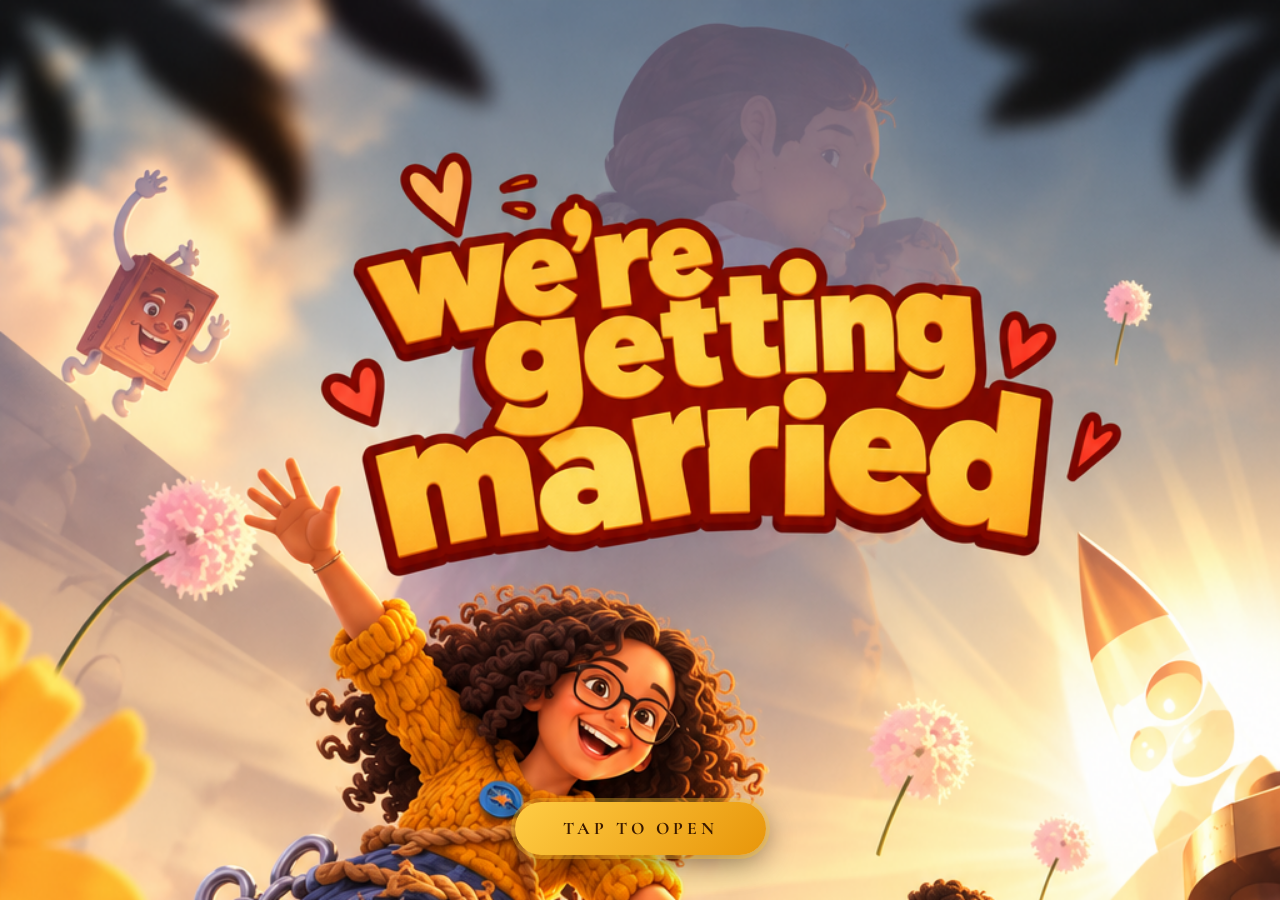
<file: index.html>
<!DOCTYPE html>
<html lang="ar" dir="rtl">
<head>
    <meta charset="UTF-8">
    <meta name="viewport" content="width=device-width, initial-scale=1.0">
    <title>Mohamed & Salma | دعوة زفاف</title>
    <meta name="description" content="دعوة زفاف محمد وسلمي - Wedding Invitation">

    <!-- Google Fonts -->
    <link rel="preconnect" href="https://fonts.googleapis.com">
    <link rel="preconnect" href="https://fonts.gstatic.com" crossorigin>
    <link href="https://fonts.googleapis.com/css2?family=Cormorant+Garamond:ital,wght@0,300;0,400;0,500;0,600;1,400&family=Aref+Ruqaa:wght@400;700&family=Amiri:ital,wght@0,400;0,700;1,400&display=swap" rel="stylesheet">

    <link rel="stylesheet" href="styles.css">
</head>
<body>

<!-- ============================================
     WEDDING CARD OPENING
     ============================================ -->
<div id="envelope" class="envelope cover-image-page">

    <!-- Full-screen cover image -->
    <img src="wedding-cover.png" alt="We're Getting Married" class="cover-img">

    <!-- TAP TO OPEN button -->
    <button class="tap-btn" id="tapBtn" onclick="document.getElementById('envelope').click()">
        TAP TO OPEN
    </button>

</div>
    <!-- ==================== MAIN INVITATION ==================== -->
    <main id="invitation" class="invitation hidden">

        <!-- HERO -->
        <section class="hero">
            <div class="hero-bg"></div>
            <div class="hero-content">
                <p class="hero-subtitle">بسم الله الرحمن الرحيم</p>
                <p class="hero-pretitle">يسعدنا دعوتكم لحضور حفل زفاف</p>
                <h1 class="hero-names">
                    <span class="name-a">محمد</span>
                    <span class="amp">&amp;</span>
                    <span class="name-b">سلمي</span>
                </h1>
                <p class="hero-date">السبت | ٥ ديسمبر ٢٠٢٦</p>
            </div>
            <div class="scroll-cue">↓</div>
        </section>

        <!-- COUNTDOWN -->
        <section class="countdown-section">
            <h2 class="section-title">الوقت المتبقي</h2>
            <div class="countdown">
                <div class="time-box"><span id="days">00</span><label>أيام</label></div>
                <div class="time-box"><span id="hours">00</span><label>ساعات</label></div>
                <div class="time-box"><span id="minutes">00</span><label>دقائق</label></div>
                <div class="time-box"><span id="seconds">00</span><label>ثوانٍ</label></div>
            </div>
        </section>

        <!-- QUOTE -->
        <section class="quote-section">
            <div class="ornament">❦</div>
            <p class="quote">
                "ومن آياته أن خلق لكم من أنفسكم أزواجاً لتسكنوا إليها وجعل بينكم مودة ورحمة"
            </p>
            <p class="quote-source">— سورة الروم —</p>
        </section>

        <!-- STORY -->
        <section class="story-section">
            <h2 class="section-title">قصتنا</h2>
            <div class="story-grid">
                <div class="story-card">
                    <div class="story-icon">✦</div>
                    <h3>البداية</h3>
                    <p>تعارفنا في يوم عادي، لكن نظرة واحدة كانت كافية لتبدأ قصة العمر، ابتسامة كانت فاتحة حديث لم ينتهِ إلى اليوم.</p>
                </div>
                <div class="story-card">
                    <div class="story-icon">♡</div>
                    <h3>المسيرة</h3>
                    <p>مشينا معاً في دروب الحياة، نتقاسم الأفراح والأحزان، نتعلم من كل تجربة، ونكبر معاً بقلوب مليئة بالحب.</p>
                </div>
                <div class="story-card">
                    <div class="story-icon">∞</div>
                    <h3>الوعد</h3>
                    <p>اليوم نقف أمامكم لنعاهد بعضنا البعض على الحب والوفاء، ونرجو من الله أن يبارك مسيرتنا ويملأ حياتنا سعادة.</p>
                </div>
            </div>
        </section>

        <!-- EVENT DETAILS -->
        <section class="event-section">
            <h2 class="section-title">تفاصيل الحفل</h2>
            <div class="event-cards">
                <div class="event-card">
                    <div class="event-icon">💍</div>
                    <h3>الاحتفال</h3>
                    <p class="event-date">السبت، ٥ ديسمبر ٢٠٢٦</p>
                    <p class="event-time">الساعة ٧:٠٠ مساءً</p>
                    <p class="event-place">قاعة الاحتفالات الكبرى</p>
                    <p class="event-address">شارع الزهور، الحي الراقي — المدينة</p>
                    <a href="https://maps.google.com" target="_blank" rel="noopener" class="btn-outline">📍 افتح الخريطة</a>
                </div>
                <div class="event-card">
                    <div class="event-icon">🌙</div>
                    <h3>حفل العشاء</h3>
                    <p class="event-date">مباشرة بعد الحفل</p>
                    <p class="event-time">الساعة ٩:٠٠ مساءً</p>
                    <p class="event-place">مطعم المناسبات</p>
                    <p class="event-address">الطابق الثاني — نفس المكان</p>
                </div>
            </div>
        </section>

        <!-- GALLERY -->
        <section class="gallery-section">
            <h2 class="section-title">لحظاتنا</h2>
            <div class="gallery">
                <div class="gallery-item g1"></div>
                <div class="gallery-item g2"></div>
                <div class="gallery-item g3"></div>
                <div class="gallery-item g4"></div>
                <div class="gallery-item g5"></div>
                <div class="gallery-item g6"></div>
            </div>
        </section>

        <!-- RSVP -->
        <section class="rsvp-section">
            <h2 class="section-title">تأكيد الحضور</h2>
            <p class="rsvp-text">يسعدنا مشاركتكم فرحتنا، يرجى تأكيد الحضور قبل ١ أكتوبر ٢٠٢٦</p>
            <form id="rsvpForm" class="rsvp-form">
                <div class="form-row">
                    <label>الاسم الكامل</label>
                    <input type="text" name="name" required placeholder="اكتب اسمك هنا">
                </div>
                <div class="form-row">
                    <label>البريد الإلكتروني</label>
                    <input type="email" name="email" required placeholder="example@email.com">
                </div>
                <div class="form-row">
                    <label>عدد الحاضرين</label>
                    <select name="count" required>
                        <option value="1">شخص واحد</option>
                        <option value="2">شخصان</option>
                        <option value="3" selected>٣ أشخاص</option>
                        <option value="4">٤ أشخاص</option>
                        <option value="5">٥ أشخاص</option>
                    </select>
                </div>
                <div class="form-row">
                    <label>هل ستحضر؟</label>
                    <div class="radio-group">
                        <label class="radio"><input type="radio" name="attending" value="yes" required> سأحضر بكل سرور</label>
                        <label class="radio"><input type="radio" name="attending" value="no"> أعتذر عن الحضور</label>
                    </div>
                </div>
                <div class="form-row">
                    <label>رسالة للعروسين</label>
                    <textarea name="message" rows="4" placeholder="اكتب كلمة حب أو تهنئة..."></textarea>
                </div>
                <button type="submit" class="btn-primary">إرسال التأكيد</button>
                <p id="formStatus" class="form-status"></p>
            </form>
        </section>

        <!-- FOOTER -->
        <footer class="footer">
            <div class="ornament">❦</div>
            <p class="footer-names">محمد &amp; سلمي</p>
            <p class="footer-date">٠٥ . ١٢ . ٢٠٢٦</p>
            <p class="footer-thanks">شكراً لوجودكم في حياتنا</p>
            <p class="footer-credit">صُنع بـ ❤ لمشاركة الفرحة</p>
        </footer>

        <!-- MUSIC TOGGLE -->
        <button id="musicToggle" class="music-toggle" aria-label="تشغيل الموسيقى">
            <span class="music-icon">♪</span>
        </button>
        <audio id="bgMusic" loop preload="none">
            <source src="https://www.soundhelix.com/examples/mp3/SoundHelix-Song-1.mp3" type="audio/mpeg">
        </audio>

    </main>

    <script src="script.js"></script>
</body>
</html>
</file>
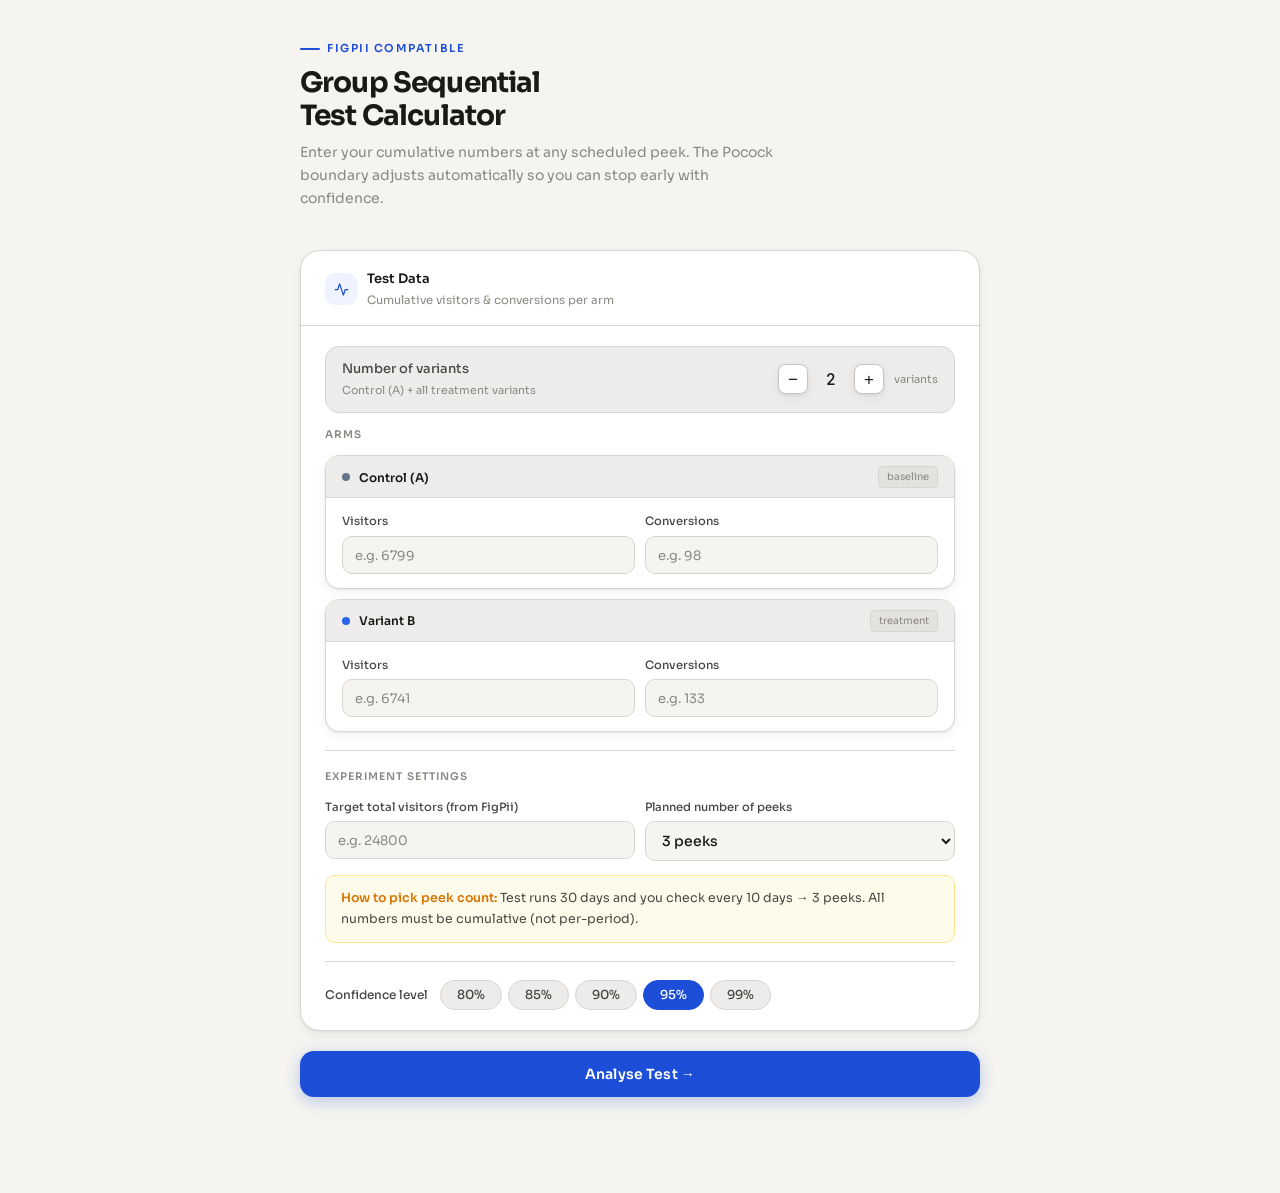
<file: group-sequential-calculator.html>
<!DOCTYPE html>
<html lang="en">
<head>
<meta charset="UTF-8">
<meta name="viewport" content="width=device-width, initial-scale=1.0">
<title>A/B Test · Group Sequential Calculator</title>
<link rel="preconnect" href="https://fonts.googleapis.com">
<link href="https://fonts.googleapis.com/css2?family=Sora:wght@300;400;500;600;700&family=JetBrains+Mono:wght@400;500&display=swap" rel="stylesheet">
<style>
:root {
  --bg:       #f5f4f0;
  --bg2:      #ffffff;
  --bg3:      #eeecea;
  --bg4:      #e4e2de;
  --border:   #d8d5d0;
  --border2:  #c8c5bf;
  --text:     #1a1916;
  --text2:    #4a4844;
  --text3:    #8a8880;
  --accent:   #1d4ed8;
  --accent-l: #3b6ef0;
  --accent-bg:#eff3ff;
  --green:    #16a34a;
  --green-bg: #f0fdf4;
  --green-b:  #bbf7d0;
  --red:      #dc2626;
  --red-bg:   #fef2f2;
  --red-b:    #fecaca;
  --amber:    #d97706;
  --amber-bg: #fffbeb;
  --amber-b:  #fde68a;
  --sans: 'Sora', sans-serif;
  --mono: 'JetBrains Mono', monospace;
  --r: 10px; --r2: 14px; --r3: 20px;
  --shadow: 0 1px 3px rgba(0,0,0,.07), 0 4px 12px rgba(0,0,0,.05);
  --shadow-lg: 0 4px 24px rgba(0,0,0,.10);
}

* { box-sizing: border-box; margin: 0; padding: 0; }
html { scroll-behavior: smooth; }

body {
  font-family: var(--sans);
  background: var(--bg);
  color: var(--text);
  min-height: 100vh;
  padding: 2.5rem 1rem 6rem;
  line-height: 1.6;
}

.page { max-width: 680px; margin: 0 auto; }

/* ── Header ── */
.header {
  margin-bottom: 2.5rem;
  animation: fadeUp .4s ease both;
}
.header-eyebrow {
  font-size: 11px; font-weight: 600; letter-spacing: .14em;
  text-transform: uppercase; color: var(--accent);
  margin-bottom: 8px;
  display: flex; align-items: center; gap: 7px;
}
.header-eyebrow::before {
  content: '';
  display: inline-block; width: 20px; height: 2px;
  background: var(--accent); border-radius: 2px;
}
.header h1 {
  font-size: 28px; font-weight: 700; letter-spacing: -.03em;
  color: var(--text); line-height: 1.2; margin-bottom: 8px;
}
.header p {
  font-size: 14px; color: var(--text3); max-width: 480px;
  line-height: 1.65;
}

/* ── Card ── */
.card {
  background: var(--bg2);
  border: 1px solid var(--border);
  border-radius: var(--r3);
  box-shadow: var(--shadow);
  margin-bottom: 1rem;
  overflow: hidden;
  animation: fadeUp .4s ease both;
}
.card + .card { animation-delay: .05s; }

.card-header {
  padding: 18px 24px 16px;
  border-bottom: 1px solid var(--border);
  display: flex; align-items: center; gap: 10px;
}
.card-icon {
  width: 32px; height: 32px; border-radius: 9px;
  background: var(--accent-bg);
  display: flex; align-items: center; justify-content: center;
  flex-shrink: 0;
}
.card-icon svg { width: 15px; height: 15px; color: var(--accent); }
.card-title { font-size: 13px; font-weight: 600; color: var(--text); }
.card-sub   { font-size: 11.5px; color: var(--text3); margin-top: 1px; }

.card-body { padding: 20px 24px; }

/* ── Section label ── */
.section-label {
  font-size: 10.5px; font-weight: 600;
  letter-spacing: .1em; text-transform: uppercase;
  color: var(--text3); margin-bottom: 12px;
}

/* ── Variants stepper ── */
.variants-row {
  display: flex; align-items: center; gap: 12px;
  background: var(--bg3);
  border: 1px solid var(--border);
  border-radius: var(--r2); padding: 12px 16px;
  margin-bottom: 14px;
}
.variants-label { font-size: 13px; color: var(--text2); flex: 1; font-weight: 500; }
.variants-label span { font-size: 11px; color: var(--text3); display:block; margin-top:2px; font-weight:400; }
.v-stepper { display:flex; align-items:center; gap:10px; }
.v-btn {
  width: 30px; height: 30px; border-radius: 8px;
  background: var(--bg2); border: 1px solid var(--border2);
  color: var(--text); font-size: 17px; font-weight: 300;
  cursor: pointer; display:flex; align-items:center; justify-content:center;
  transition: all .15s; flex-shrink:0; line-height:1;
  box-shadow: var(--shadow);
}
.v-btn:hover { border-color: var(--accent); color: var(--accent); }
.v-count {
  font-family: var(--mono); font-size: 16px; font-weight: 500;
  color: var(--text); min-width: 26px; text-align: center;
}
.v-label { font-size: 11px; color: var(--text3); }

/* ── Arm card ── */
.arm-card {
  background: var(--bg2);
  border: 1px solid var(--border);
  border-radius: var(--r2);
  overflow: hidden; margin-bottom: 10px;
  box-shadow: var(--shadow);
}
.arm-card-header {
  padding: 10px 16px 9px;
  border-bottom: 1px solid var(--border);
  display: flex; align-items: center; gap: 9px;
  background: var(--bg3);
}
.arm-dot { width: 8px; height: 8px; border-radius: 50%; flex-shrink:0; }
.arm-label { font-size: 12px; font-weight: 600; color: var(--text); }
.arm-tag {
  font-size: 10px; color: var(--text3); margin-left: auto;
  background: var(--bg4); padding: 2px 8px; border-radius: 4px;
  border: 1px solid var(--border);
}
.arm-body { padding: 14px 16px; }
.arm-fields { display: grid; grid-template-columns: 1fr 1fr; gap: 10px; }

/* ── Field ── */
.field { display: flex; flex-direction: column; gap: 5px; }
.field label { font-size: 11.5px; font-weight: 500; color: var(--text2); }
.field input, .field select {
  padding: 9px 12px; font-size: 14px;
  font-family: var(--sans);
  background: var(--bg);
  border: 1.5px solid var(--border);
  border-radius: var(--r); color: var(--text); width: 100%;
  transition: border-color .15s, box-shadow .15s;
  font-weight: 500;
}
.field input:focus, .field select:focus {
  outline: none; border-color: var(--accent);
  box-shadow: 0 0 0 3px rgba(29,78,216,.1);
  background: var(--bg2);
}
.field input::placeholder { color: var(--text3); font-weight: 400; font-size: 13px; }
.field select option { background: var(--bg2); }

/* ── Config grid ── */
.config-grid {
  display: grid; grid-template-columns: 1fr 1fr; gap: 10px;
  margin-bottom: 14px;
}

/* ── Hint box ── */
.hint {
  font-size: 12.5px; color: var(--text2);
  background: var(--amber-bg); border: 1px solid var(--amber-b);
  border-radius: var(--r); padding: 12px 15px;
  margin-top: 10px; line-height: 1.65;
}
.hint strong { color: var(--amber); font-weight: 600; }

/* ── Confidence pills ── */
.pills-wrap {
  display: flex; align-items: center; gap: 12px; flex-wrap: wrap;
}
.pills-label { font-size: 12px; font-weight: 500; color: var(--text2); white-space: nowrap; }
.pills { display: flex; gap: 6px; flex-wrap: wrap; }
.pill {
  padding: 6px 16px; font-size: 12.5px;
  font-family: var(--sans); font-weight: 500;
  background: var(--bg3); border: 1.5px solid var(--border);
  border-radius: 20px; color: var(--text2); cursor: pointer;
  transition: all .15s;
}
.pill.active {
  background: var(--accent); border-color: var(--accent);
  color: #fff;
}
.pill:hover:not(.active) { border-color: var(--accent); color: var(--accent); }

/* ── Divider ── */
.divider { height: 1px; background: var(--border); margin: 18px 0; }

/* ── Calc button ── */
.btn-calc {
  width: 100%; padding: 14px;
  font-family: var(--sans); font-size: 14px; font-weight: 600;
  background: var(--accent); color: #fff;
  border: none; border-radius: var(--r2); cursor: pointer;
  transition: all .15s;
  letter-spacing: .01em;
  box-shadow: 0 4px 16px rgba(29,78,216,.28);
  margin-top: 4px;
}
.btn-calc:hover  { background: var(--accent-l); box-shadow: 0 6px 24px rgba(29,78,216,.35); }
.btn-calc:active { transform: scale(.99); }

/* ── Result card ── */
.result {
  margin-top: 1.25rem;
  border-radius: var(--r3);
  border: 1px solid var(--border);
  overflow: hidden;
  box-shadow: var(--shadow-lg);
  animation: fadeUp .35s ease both;
}

.result-head {
  padding: 24px 28px 20px;
}
.verdict-tag {
  display: inline-flex; align-items: center; gap: 7px;
  font-size: 10.5px; font-weight: 700; letter-spacing: .1em;
  text-transform: uppercase; padding: 4px 12px;
  border-radius: 20px; margin-bottom: 12px;
}
.verdict-tag .tag-dot {
  width: 6px; height: 6px; border-radius: 50%;
}
.verdict-title {
  font-size: 24px; font-weight: 700; letter-spacing: -.03em;
  margin-bottom: 7px; line-height: 1.2;
}
.verdict-sub { font-size: 13.5px; color: var(--text2); line-height: 1.6; }

.r-win  { background: var(--green-bg); border-color: var(--green-b); }
.r-lose { background: var(--red-bg);   border-color: var(--red-b);   }
.r-cont { background: var(--bg2);      border-color: var(--border);  }

.r-win  .verdict-tag { background: var(--green-b); color: var(--green); }
.r-lose .verdict-tag { background: var(--red-b);   color: var(--red);   }
.r-cont .verdict-tag { background: var(--bg3);     color: var(--text2); }

.r-win  .verdict-title { color: var(--green); }
.r-lose .verdict-title { color: var(--red);   }
.r-cont .verdict-title { color: var(--text);  }

/* ── Progress gauge ── */
.gauge-section {
  padding: 20px 28px;
  border-top: 1px solid var(--border);
  border-bottom: 1px solid var(--border);
  background: var(--bg2);
}
.gauge-row-top {
  display: flex; justify-content: space-between; align-items: baseline;
  margin-bottom: 8px;
}
.gauge-label { font-size: 12px; font-weight: 500; color: var(--text2); }
.gauge-value { font-family: var(--mono); font-size: 14px; font-weight: 500; color: var(--text); }
.track {
  height: 8px; background: var(--bg3);
  border-radius: 6px; position: relative;
  margin-bottom: 28px; border: 1px solid var(--border);
}
.track:last-child { margin-bottom: 0; }
.track-fill {
  height: 100%; border-radius: 6px;
  transition: width .7s cubic-bezier(.4,0,.2,1);
}
.track-marker {
  position: absolute; top: -6px;
  width: 2px; height: 20px; border-radius: 2px;
}
.track-marker-lbl {
  position: absolute; top: 18px;
  font-size: 10px; color: var(--text3); font-weight: 500;
  transform: translateX(-50%); white-space: nowrap;
  font-family: var(--mono);
}

/* ── Stats grid ── */
.stats-section {
  display: grid; gap: 1px;
  background: var(--border);
  border-top: 1px solid var(--border);
}
.stats-section.cols-3 { grid-template-columns: repeat(3,1fr); }
.stats-section.cols-4 { grid-template-columns: repeat(4,1fr); }
.stats-section.cols-dynamic { grid-template-columns: repeat(auto-fit, minmax(110px,1fr)); }

.stat-cell {
  background: var(--bg2); padding: 16px 20px;
}
.stat-lbl { font-size: 10.5px; font-weight: 600; color: var(--text3); margin-bottom: 6px; letter-spacing: .04em; text-transform: uppercase; }
.stat-val { font-family: var(--mono); font-size: 20px; font-weight: 500; color: var(--text); line-height: 1.2; }
.stat-sub { font-size: 11px; color: var(--text3); margin-top: 3px; }

/* ── Peek schedule ── */
.peek-section {
  padding: 20px 28px;
  border-top: 1px solid var(--border);
  background: var(--bg2);
}
.peek-title {
  font-size: 11px; font-weight: 700; letter-spacing: .09em;
  text-transform: uppercase; color: var(--text3); margin-bottom: 14px;
}
.peek-table { width: 100%; border-collapse: collapse; }
.peek-table th {
  font-size: 10.5px; font-weight: 700; letter-spacing: .07em; text-transform: uppercase;
  color: var(--text3); text-align: left;
  padding: 7px 12px; border-bottom: 2px solid var(--border);
}
.peek-table td {
  padding: 9px 12px;
  border-bottom: 1px solid var(--border);
  color: var(--text2); font-size: 13px;
}
.peek-table tr:last-child td { border-bottom: none; }
.peek-table .row-current td {
  color: var(--text); background: var(--accent-bg);
  font-weight: 600;
}
.peek-table .row-current td:first-child {
  border-left: 3px solid var(--accent);
}
.peek-table .row-past td { color: var(--text3); }
.peek-table .status-badge {
  display: inline-flex; align-items: center; gap: 5px;
  font-size: 11px; font-weight: 600; padding: 2px 9px;
  border-radius: 12px;
}
.badge-done   { background: var(--green-bg); color: var(--green); }
.badge-here   { background: var(--accent-bg); color: var(--accent); }
.badge-future { background: var(--bg3); color: var(--text3); }

/* ── Method footnote ── */
.method-foot {
  padding: 14px 28px;
  font-size: 11.5px; color: var(--text3); line-height: 1.7;
  border-top: 1px solid var(--border);
  background: var(--bg3);
}
.method-foot strong { color: var(--text2); font-weight: 600; }

/* ── Animations ── */
@keyframes fadeUp {
  from { opacity: 0; transform: translateY(10px); }
  to   { opacity: 1; transform: translateY(0); }
}
.arm-card { animation: fadeUp .25s ease both; }

/* ── Responsive ── */
@media (max-width: 520px) {
  .config-grid { grid-template-columns: 1fr; }
  .arm-fields  { grid-template-columns: 1fr; }
  .header h1   { font-size: 22px; }
  .stats-section.cols-dynamic { grid-template-columns: repeat(2,1fr); }
}
</style>
</head>
<body>
<div class="page">

  <!-- Header -->
  <div class="header">
    <div class="header-eyebrow">FigPii Compatible</div>
    <h1>Group Sequential<br>Test Calculator</h1>
    <p>Enter your cumulative numbers at any scheduled peek. The Pocock boundary adjusts automatically so you can stop early with confidence.</p>
  </div>

  <!-- Input card -->
  <div class="card">
    <div class="card-header">
      <div class="card-icon">
        <svg viewBox="0 0 24 24" fill="none" stroke="currentColor" stroke-width="2" stroke-linecap="round" stroke-linejoin="round">
          <polyline points="22 12 18 12 15 21 9 3 6 12 2 12"/>
        </svg>
      </div>
      <div>
        <div class="card-title">Test Data</div>
        <div class="card-sub">Cumulative visitors &amp; conversions per arm</div>
      </div>
    </div>

    <div class="card-body">

      <!-- Variant count -->
      <div class="variants-row">
        <div class="variants-label">
          Number of variants
          <span>Control (A) + all treatment variants</span>
        </div>
        <div class="v-stepper">
          <button class="v-btn" onclick="setVariants(-1)">−</button>
          <span class="v-count" id="vcount">2</span>
          <button class="v-btn" onclick="setVariants(+1)">+</button>
          <span class="v-label">variants</span>
        </div>
      </div>

      <!-- Control arm -->
      <div class="section-label">Arms</div>
      <div class="arm-card" id="arm-control">
        <div class="arm-card-header">
          <div class="arm-dot" style="background:#64748b"></div>
          <span class="arm-label">Control (A)</span>
          <span class="arm-tag">baseline</span>
        </div>
        <div class="arm-body">
          <div class="arm-fields">
            <div class="field"><label>Visitors</label><input type="number" id="nA" placeholder="e.g. 6799" min="1"></div>
            <div class="field"><label>Conversions</label><input type="number" id="cA" placeholder="e.g. 98" min="0"></div>
          </div>
        </div>
      </div>
      <div id="variants-wrap"></div>

      <div class="divider"></div>

      <!-- Settings -->
      <div class="section-label">Experiment Settings</div>
      <div class="config-grid">
        <div class="field">
          <label>Target total visitors (from FigPii)</label>
          <input type="number" id="total" placeholder="e.g. 24800" min="10">
        </div>
        <div class="field">
          <label>Planned number of peeks</label>
          <select id="peeks">
            <option value="2">2 peeks</option>
            <option value="3" selected>3 peeks</option>
            <option value="4">4 peeks</option>
            <option value="5">5 peeks</option>
          </select>
        </div>
      </div>

      <div class="hint">
        <strong>How to pick peek count:</strong> Test runs 30 days and you check every 10 days → 3 peeks. All numbers must be cumulative (not per-period).
      </div>

      <div class="divider"></div>

      <!-- Confidence -->
      <div class="pills-wrap">
        <span class="pills-label">Confidence level</span>
        <div class="pills" id="conf-pills">
          <button class="pill" onclick="setPill(0.20,this)">80%</button>
          <button class="pill" onclick="setPill(0.15,this)">85%</button>
          <button class="pill" onclick="setPill(0.10,this)">90%</button>
          <button class="pill active" onclick="setPill(0.05,this)">95%</button>
          <button class="pill" onclick="setPill(0.01,this)">99%</button>
        </div>
      </div>

    </div>
  </div>

  <!-- Calc button outside card for emphasis -->
  <button class="btn-calc" onclick="calculate()">Analyse Test →</button>

  <div id="result"></div>

</div>

<script>
/* ─── State ─── */
const state = { alpha: 0.05, numV: 2 };
const COLORS  = ['#64748b','#2563eb','#16a34a','#d97706','#9333ea','#dc2626','#0891b2'];
const LETTERS = ['B','C','D','E','F','G'];

/* ─── Variants stepper ─── */
function setVariants(delta) {
  state.numV = Math.max(2, Math.min(7, state.numV + delta));
  document.getElementById('vcount').textContent = state.numV;
  renderVariants();
}

function renderVariants() {
  const wrap = document.getElementById('variants-wrap');
  wrap.innerHTML = '';
  for (let i = 0; i < state.numV - 1; i++) {
    const L = LETTERS[i];
    const color = COLORS[i + 1];
    const div = document.createElement('div');
    div.className = 'arm-card';
    div.style.marginTop = '10px';
    div.innerHTML = `
      <div class="arm-card-header">
        <div class="arm-dot" style="background:${color}"></div>
        <span class="arm-label">Variant ${L}</span>
        <span class="arm-tag">treatment</span>
      </div>
      <div class="arm-body">
        <div class="arm-fields">
          <div class="field"><label>Visitors</label><input type="number" id="n${L}" placeholder="e.g. 6741" min="1"></div>
          <div class="field"><label>Conversions</label><input type="number" id="c${L}" placeholder="e.g. 133" min="0"></div>
        </div>
      </div>`;
    wrap.appendChild(div);
  }
}

/* ─── Pills ─── */
function setPill(val, btn) {
  state.alpha = val;
  document.querySelectorAll('#conf-pills .pill').forEach(p => p.classList.remove('active'));
  btn.classList.add('active');
}

/* ─── Init ─── */
renderVariants();

/* ══════════════════════════════════
   MATH — all verified & correct
══════════════════════════════════ */

// normCDF — Abramowitz & Stegun 26.2.17, max error 7.5e-8
function normCDF(z) {
  const a1=0.254829592,a2=-0.284496736,a3=1.421413741,a4=-1.453152027,a5=1.061405429,p=0.3275911;
  const s=z<0?-1:1, x=Math.abs(z)/Math.SQRT2;
  const t=1/(1+p*x);
  const y=1-(((((a5*t+a4)*t)+a3)*t+a2)*t+a1)*t*Math.exp(-x*x);
  return 0.5*(1+s*y);
}

// normQuantile — Beasley-Springer-Moro
function normQuantile(p) {
  if (p<=0) return -Infinity; if (p>=1) return Infinity;
  const a=[2.50662823884,-18.61500062529,41.39119773534,-25.44106049637];
  const b=[-8.47351093090,23.08336743743,-21.06224101826,3.13082909833];
  const c=[0.3374754822726147,0.9761690190917186,0.1607979714918209,
           0.0276438810333863,0.0038405729373609,0.0003951896511349,
           0.0000321767881768,0.0000002888167364,0.0000003960315187];
  const q=p-0.5;
  if (Math.abs(q)<0.42) {
    const r=q*q;
    return q*(((a[3]*r+a[2])*r+a[1])*r+a[0])/((((b[3]*r+b[2])*r+b[1])*r+b[0])*r+1);
  }
  const r=Math.log(-Math.log(q<0?p:1-p));
  return (q<0?-1:1)*(c[0]+r*(c[1]+r*(c[2]+r*(c[3]+r*(c[4]+r*(c[5]+r*(c[6]+r*(c[7]+r*c[8]))))))));
}

// Pooled two-proportion Z-score (standard test for proportions under H0)
// Source: Fleiss, Levin & Paik (2003) Statistical Methods for Rates & Proportions
function calcZ(pA, pB, nA, nB) {
  const pPool = (pA*nA + pB*nB) / (nA + nB);
  const se = Math.sqrt(pPool * (1-pPool) * (1/nA + 1/nB));
  return se === 0 ? 0 : (pB - pA) / se;
}

// Exact Pocock boundaries — Pocock (1977) Table 1, verified against gsDesign & rpact (R)
// Critical z* solving P(reject H0 at any of K looks | H0) = α (two-sided)
// Rows: α ∈ {0.20, 0.15, 0.10, 0.05, 0.01} | Cols: K = 1..5 peeks
function getPocockZ(alpha, K) {
  const table = {
    0.20: [1.282, 1.427, 1.521, 1.590, 1.644],
    0.15: [1.440, 1.601, 1.703, 1.780, 1.840],
    0.10: [1.645, 1.830, 1.951, 2.040, 2.110],
    0.05: [1.960, 2.178, 2.289, 2.361, 2.413],
    0.01: [2.576, 2.772, 2.884, 2.961, 3.019]
  };
  return (table[alpha] || table[0.05])[Math.min(K, 5) - 1];
}

// Conditional-power futility boundary — Lachin (2005) eq (3)
// Returns Z below which conditional power < cpMin (default 20%)
// at current information fraction t = current_n / planned_N
// Formula: Z_fut(t) = sqrt((1-t)/t) · (z_{α/2} + Φ^{-1}(cpMin))
function futilityBoundary(alpha, progressPct, cpMin = 0.20) {
  const t   = Math.max(0.01, Math.min(0.99, progressPct / 100));
  const za  = normQuantile(1 - alpha / 2);    // e.g. 1.96 for α=0.05
  const zcp = normQuantile(cpMin);            // ≈ -0.842 for 20%
  return Math.sqrt((1 - t) / t) * (za + zcp);
}

// Bonferroni correction for multiple treatment arms
// α_per_arm = α / num_treatment_arms
function bonferroniAlpha(alpha, numTreatments) {
  return alpha / numTreatments;
}

/* ─── Read inputs ─── */
function readVariants() {
  const nA = +document.getElementById('nA').value;
  const cA = +document.getElementById('cA').value;
  const variants = [{ n: nA, conv: cA, rate: nA > 0 ? cA / nA : 0, label: 'Control (A)', color: COLORS[0] }];
  for (let i = 0; i < state.numV - 1; i++) {
    const L = LETTERS[i];
    const n = +document.getElementById('n' + L).value;
    const c = +document.getElementById('c' + L).value;
    variants.push({ n, conv: c, rate: n > 0 ? c / n : 0, label: `Variant ${L}`, color: COLORS[i + 1] });
  }
  return variants;
}

/* ══════════════════════════════════
   CALCULATE
══════════════════════════════════ */
function calculate() {
  const total = +document.getElementById('total').value;
  const K     = +document.getElementById('peeks').value;
  const alpha = state.alpha;
  const variants = readVariants();
  const numTreatments = variants.length - 1;

  // ── Validation ──
  if (isNaN(total) || total <= 0) {
    showError('Please enter the target total visitors from FigPii.'); return;
  }
  for (const v of variants) {
    if (!v.n || !isFinite(v.n) || v.n <= 0) {
      showError('Please fill in visitors for all arms.'); return;
    }
    if (v.conv > v.n) {
      showError('Conversions cannot exceed visitors for any arm.'); return;
    }
  }

  // ── Core stats ──
  const alphaBonf = bonferroniAlpha(alpha, numTreatments);
  const zThresh   = getPocockZ(alphaBonf, K);
  const conf      = Math.round((1 - alpha) * 100);

  const totalCurrent = variants.reduce((s, v) => s + v.n, 0);
  const progressPct  = Math.min(totalCurrent / total * 100, 100);

  const futZ = futilityBoundary(alphaBonf, progressPct);

  const pA = variants[0].rate;

  // Per-variant results
  const arms = [];
  for (let i = 1; i < variants.length; i++) {
    const v  = variants[i];
    const z  = calcZ(pA, v.rate, variants[0].n, v.n);
    const pv = 2 * (1 - normCDF(Math.abs(z)));
    const uplift = pA > 0 ? (v.rate - pA) / pA * 100 : 0;
    arms.push({ ...v, z, pv, uplift });
  }

  const bestZ  = Math.max(...arms.map(a => a.z));
  const worstZ = Math.min(...arms.map(a => a.z));

  // ── Decision ──
  let cls, tag, title, sub;
  if (bestZ >= zThresh) {
    const winners = arms.filter(a => a.z >= zThresh).map(a => a.label).join(', ');
    cls = 'win'; tag = '✓ Stop Test';
    title = `${winners} wins`;
    sub = `Z = ${bestZ.toFixed(3)} crossed the Pocock boundary of ${zThresh.toFixed(3)}`
        + (numTreatments > 1 ? ` (Bonferroni-adjusted for ${numTreatments} arms)` : '')
        + `. Declare a winner with ${conf}% confidence.`;
  } else if (bestZ <= futZ) {
    cls = 'lose'; tag = '✗ Stop — Futile';
    title = 'Stop the test early';
    sub = `Z = ${bestZ.toFixed(3)} is below the futility boundary (${futZ.toFixed(3)}). `
        + `Conditional power < 20% — continuing is very unlikely to reach significance.`;
  } else {
    const nextPeek = Math.ceil(progressPct / 100 * K) + 1;
    cls = 'cont'; tag = '→ Keep Running';
    title = 'Not enough data yet';
    sub = `Z = ${bestZ.toFixed(3)} is between the futility boundary (${futZ.toFixed(3)}) `
        + `and the Pocock stop boundary (${zThresh.toFixed(3)}). `
        + (nextPeek <= K ? `Check again at peek ${nextPeek}.` : 'Wait until the final peek.');
  }

  // Conditional power of best arm at final look
  const t = Math.max(0.01, Math.min(0.99, progressPct / 100));
  const cpBest = progressPct < 100
    ? normCDF(bestZ * Math.sqrt(t) / Math.sqrt(1 - t) - zThresh / Math.sqrt(1 - t)) * 100
    : (bestZ >= zThresh ? 100 : 0);

  // ── Gauge: Z-score progress ──
  const zMin = Math.min(-2, futZ - 0.5);
  const zMax = zThresh * 1.35;
  const zFillPct = Math.min(Math.max((bestZ - zMin) / (zMax - zMin) * 100, 0), 100);
  const zThPct   = Math.min((zThresh - zMin) / (zMax - zMin) * 100, 96);
  const zFutPct  = Math.max((futZ    - zMin) / (zMax - zMin) * 100, 4);
  const fillColor = cls === 'win' ? '#16a34a' : cls === 'lose' ? '#dc2626' : '#2563eb';

  // ── Peek schedule table ──
  const peekRows = Array.from({ length: K }, (_, i) => {
    const peek    = i + 1;
    const peekPct = peek / K * 100;
    const peekN   = Math.round(total * peek / K);
    const cpFut   = futilityBoundary(alphaBonf, peekPct);
    const isPast    = progressPct > peekPct + (100 / K * 0.4);
    const isCurrent = !isPast && Math.abs(progressPct - peekPct) < (100 / K * 0.7);

    let statusHTML;
    if (isPast)    statusHTML = `<span class="status-badge badge-done">✓ Done</span>`;
    else if (isCurrent) statusHTML = `<span class="status-badge badge-here">← You are here</span>`;
    else           statusHTML = `<span class="status-badge badge-future">Upcoming</span>`;

    const rowCls = isCurrent ? 'row-current' : isPast ? 'row-past' : '';
    return `<tr class="${rowCls}">
      <td>${peek}</td>
      <td>${peekPct.toFixed(0)}%</td>
      <td>${peekN.toLocaleString()}</td>
      <td style="font-family:var(--mono)">${zThresh.toFixed(3)}</td>
      <td style="font-family:var(--mono)">${cpFut.toFixed(3)}</td>
      <td>${statusHTML}</td>
    </tr>`;
  }).join('');

  // ── Bonferroni note ──
  const bonferroniNote = numTreatments > 1
    ? `<br><strong>Multiple arms:</strong> Bonferroni correction applied — α per arm = ${alphaBonf.toFixed(4)}, raising the Pocock boundary from ${getPocockZ(alpha, K).toFixed(3)} to ${zThresh.toFixed(3)}.`
    : '';

  // ── Render ──
  document.getElementById('result').innerHTML = `
  <div class="result r-${cls}">

    <div class="result-head">
      <div class="verdict-tag"><div class="tag-dot" style="background:currentColor"></div>${tag}</div>
      <div class="verdict-title">${title}</div>
      <div class="verdict-sub">${sub}</div>
    </div>

    <div class="gauge-section">
      <div class="gauge-row-top">
        <span class="gauge-label">Z-score vs Pocock boundary</span>
        <span class="gauge-value">${bestZ.toFixed(3)}</span>
      </div>
      <div class="track">
        <div class="track-fill" style="width:${zFillPct}%;background:${fillColor}"></div>
        <div class="track-marker" style="left:${zThPct}%;background:#16a34a"></div>
        <span class="track-marker-lbl" style="left:${zThPct}%">Stop: ${zThresh.toFixed(3)}</span>
        <div class="track-marker" style="left:${zFutPct}%;background:#dc2626"></div>
        <span class="track-marker-lbl" style="left:${zFutPct}%">Futile: ${futZ.toFixed(2)}</span>
      </div>

      <div class="gauge-row-top">
        <span class="gauge-label">Sample progress</span>
        <span class="gauge-value">${progressPct.toFixed(1)}% · ${totalCurrent.toLocaleString()} / ${total.toLocaleString()}</span>
      </div>
      <div class="track" style="margin-bottom:0">
        <div class="track-fill" style="width:${Math.min(progressPct,100)}%;background:#64748b"></div>
      </div>
    </div>

    <div class="stats-section cols-dynamic">
      <div class="stat-cell">
        <div class="stat-lbl">Control (A)</div>
        <div class="stat-val">${(pA * 100).toFixed(2)}%</div>
        <div class="stat-sub">${variants[0].conv} / ${variants[0].n.toLocaleString()}</div>
      </div>
      ${arms.map(a => `
      <div class="stat-cell">
        <div class="stat-lbl">${a.label}</div>
        <div class="stat-val">${(a.rate * 100).toFixed(2)}%</div>
        <div class="stat-sub">${a.conv} / ${a.n.toLocaleString()}</div>
      </div>`).join('')}
      ${arms.map(a => `
      <div class="stat-cell">
        <div class="stat-lbl">Uplift ${a.label.split(' ')[1]}</div>
        <div class="stat-val" style="color:${a.uplift >= 0 ? 'var(--green)' : 'var(--red)'}">
          ${a.uplift >= 0 ? '+' : ''}${a.uplift.toFixed(1)}%
        </div>
        <div class="stat-sub">p = ${a.pv < 0.001 ? '<0.001' : a.pv.toFixed(3)}</div>
      </div>`).join('')}
      <div class="stat-cell">
        <div class="stat-lbl">Conditional power</div>
        <div class="stat-val">${Math.max(0, Math.min(100, cpBest)).toFixed(1)}%</div>
        <div class="stat-sub">chance of significance at final peek</div>
      </div>
    </div>

    <div class="peek-section">
      <div class="peek-title">Peek Schedule</div>
      <table class="peek-table">
        <thead>
          <tr>
            <th>Peek</th>
            <th>Progress</th>
            <th>At visitors</th>
            <th>Z boundary</th>
            <th>Futility Z</th>
            <th>Status</th>
          </tr>
        </thead>
        <tbody>${peekRows}</tbody>
      </table>
    </div>

    <div class="method-foot">
      <strong>Method:</strong> Pocock Group Sequential — Pocock (1977), DeMets &amp; Lan (1994)<br>
      <strong>Z-test:</strong> Pooled two-proportion z-test (Fleiss et al. 2003) — Z = ${bestZ.toFixed(4)} · K = ${K} peeks · Pocock boundary = ${zThresh.toFixed(3)}<br>
      <strong>Futility:</strong> Conditional power &lt; 20% (Lachin 2005) — boundary at Z = ${futZ.toFixed(3)} for ${progressPct.toFixed(0)}% progress<br>
      <strong>Confidence:</strong> ${conf}% (α = ${alpha})${bonferroniNote}
    </div>

  </div>`;
}

function showError(msg) {
  document.getElementById('result').innerHTML = `
  <div class="result r-lose" style="margin-top:1.25rem">
    <div class="result-head">
      <div class="verdict-tag"><div class="tag-dot" style="background:currentColor"></div>Input error</div>
      <div class="verdict-title">Check your inputs</div>
      <div class="verdict-sub">${msg}</div>
    </div>
  </div>`;
}
</script>
</body>
</html>
</file>
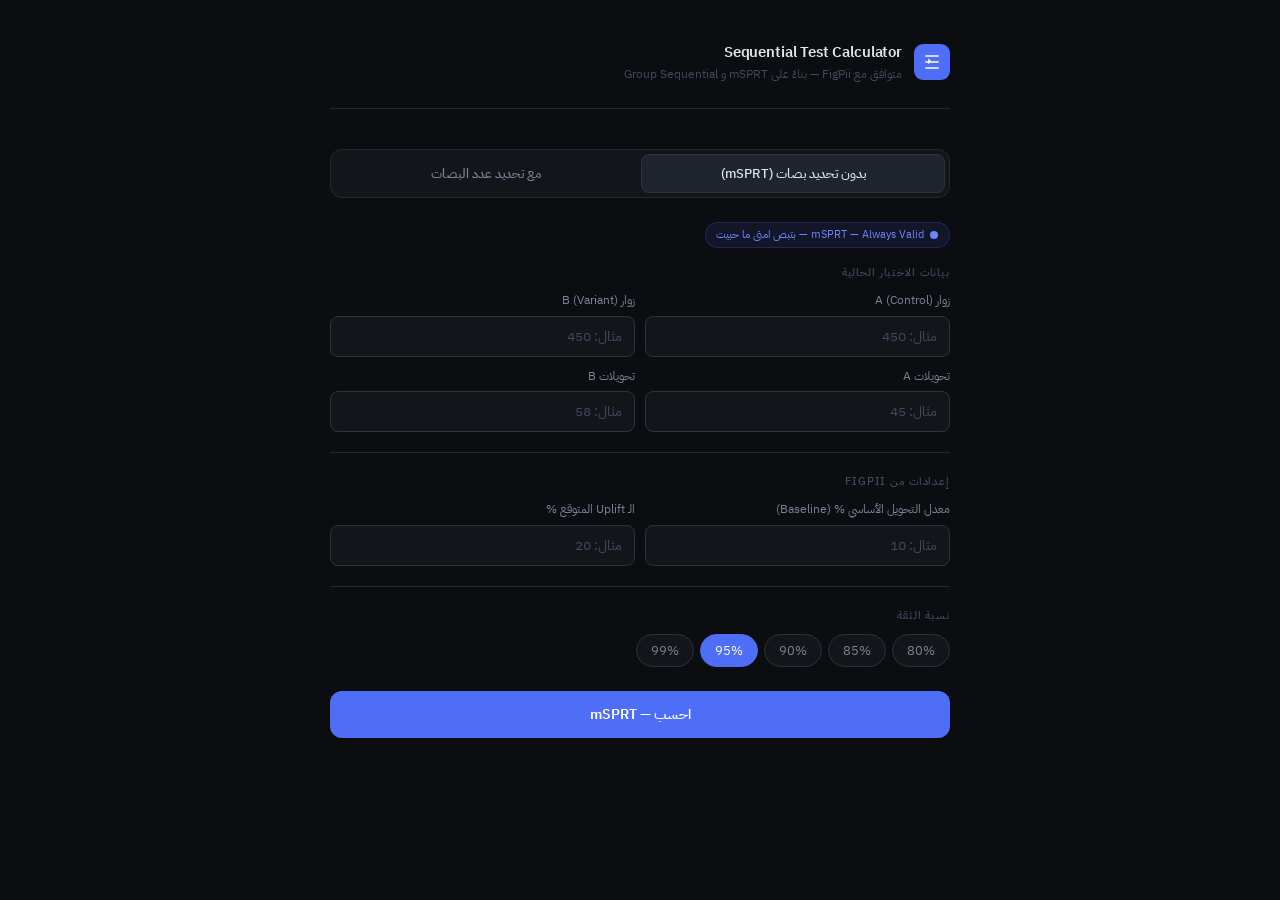
<file: index (3).html>
<!DOCTYPE html>
<html lang="ar" dir="rtl">
<head>
<meta charset="UTF-8">
<meta name="viewport" content="width=device-width, initial-scale=1.0">
<title>Sequential Test Calculator</title>
<link rel="preconnect" href="https://fonts.googleapis.com">
<link href="https://fonts.googleapis.com/css2?family=IBM+Plex+Sans+Arabic:wght@300;400;500;600&family=IBM+Plex+Mono:wght@400;500&display=swap" rel="stylesheet">
<style>
:root {
  --bg:       #0c0d10;
  --bg2:      #13151a;
  --bg3:      #1a1d24;
  --bg4:      #20242e;
  --border:   #252830;
  --border2:  #2e323d;
  --text:     #e2e4ec;
  --text2:    #7e8299;
  --text3:    #454860;
  --accent:   #4f6ef7;
  --accent-l: #6b86f9;
  --green:    #2ec97b;
  --green-bg: #0a1f14;
  --green-b:  #173d27;
  --red:      #f05555;
  --red-bg:   #1f0a0a;
  --red-b:    #3d1717;
  --amber:    #f0a030;
  --amber-bg: #1f1508;
  --amber-b:  #3d2a10;
  --sans: 'IBM Plex Sans Arabic', sans-serif;
  --mono: 'IBM Plex Mono', monospace;
  --r: 8px; --r2: 12px; --r3: 16px;
}
* { box-sizing: border-box; margin: 0; padding: 0; }
html { scroll-behavior: smooth; }
body {
  font-family: var(--sans);
  background: var(--bg);
  color: var(--text);
  min-height: 100vh;
  padding: 2.5rem 1rem 4rem;
  line-height: 1.6;
}
.page { max-width: 620px; margin: 0 auto; }

/* ── Header ── */
.header {
  display: flex; align-items: center; gap: 12px;
  margin-bottom: 2.5rem;
  padding-bottom: 1.5rem;
  border-bottom: 1px solid var(--border);
  animation: fadeUp .4s ease both;
}
.logo {
  width: 36px; height: 36px; border-radius: 9px;
  background: var(--accent);
  display: flex; align-items: center; justify-content: center;
  flex-shrink: 0;
}
.logo svg { width: 18px; height: 18px; fill: #fff; }
.header-text h1 { font-size: 15px; font-weight: 600; letter-spacing: -.01em; }
.header-text p  { font-size: 12px; color: var(--text3); margin-top: 1px; }

/* ── Tabs ── */
.tabs {
  display: flex; gap: 4px;
  background: var(--bg2);
  border: 1px solid var(--border);
  border-radius: var(--r2);
  padding: 4px;
  margin-bottom: 1.5rem;
  animation: fadeUp .4s .05s ease both;
}
.tab {
  flex: 1; padding: 9px 12px;
  font-family: var(--sans); font-size: 13px; font-weight: 500;
  color: var(--text2); background: transparent;
  border: none; border-radius: var(--r); cursor: pointer;
  transition: all .2s;
}
.tab.active {
  background: var(--bg4);
  color: var(--text);
  border: 1px solid var(--border2);
}
.tab:hover:not(.active) { color: var(--text); }

/* ── Panel ── */
.panel { display: none; animation: fadeUp .3s ease both; }
.panel.active { display: block; }

/* ── Section ── */
.section { margin-bottom: 1.25rem; }
.section-label {
  font-size: 11px; font-weight: 500;
  letter-spacing: .08em; text-transform: uppercase;
  color: var(--text3); margin-bottom: 10px;
}

/* ── Grid ── */
.g2 { display: grid; grid-template-columns: 1fr 1fr; gap: 10px; }
.g3 { display: grid; grid-template-columns: 1fr 1fr 1fr; gap: 10px; }

/* ── Field ── */
.field { display: flex; flex-direction: column; gap: 5px; }
.field label { font-size: 12px; color: var(--text2); }
.field input, .field select {
  padding: 9px 12px; font-size: 14px;
  font-family: var(--sans);
  background: var(--bg2);
  border: 1px solid var(--border2);
  border-radius: var(--r); color: var(--text); width: 100%;
  transition: border-color .15s;
}
.field input:focus, .field select:focus {
  outline: none; border-color: var(--accent);
}
.field input::placeholder { color: var(--text3); }
.field select option { background: var(--bg3); }

/* ── Confidence pills ── */
.pills { display: flex; gap: 6px; flex-wrap: wrap; }
.pill {
  padding: 6px 14px; font-size: 13px;
  font-family: var(--sans);
  background: var(--bg2); border: 1px solid var(--border2);
  border-radius: 20px; color: var(--text2);
  cursor: pointer; transition: all .15s;
}
.pill.active {
  background: var(--accent); border-color: var(--accent);
  color: #fff;
}
.pill:hover:not(.active) { border-color: var(--accent-l); color: var(--text); }

/* ── Divider ── */
.divider { height: 1px; background: var(--border); margin: 1.25rem 0; }

/* ── Calc button ── */
.btn-calc {
  width: 100%; padding: 13px;
  font-family: var(--sans); font-size: 14px; font-weight: 600;
  background: var(--accent); color: #fff;
  border: none; border-radius: var(--r2); cursor: pointer;
  transition: opacity .15s, transform .1s;
  margin-top: 4px;
}
.btn-calc:hover  { opacity: .9; }
.btn-calc:active { transform: scale(.99); }

/* ── Result ── */
.result {
  margin-top: 1.5rem;
  border-radius: var(--r3);
  border: 1px solid var(--border2);
  overflow: hidden;
  animation: fadeUp .3s ease both;
}
.result-head {
  padding: 18px 20px 14px;
  border-bottom: 1px solid var(--border);
}
.verdict-tag {
  display: inline-flex; align-items: center; gap: 6px;
  font-size: 11px; font-weight: 600; letter-spacing: .07em;
  text-transform: uppercase; padding: 3px 10px;
  border-radius: 20px; margin-bottom: 8px;
}
.verdict-title { font-size: 20px; font-weight: 600; letter-spacing: -.02em; margin-bottom: 4px; }
.verdict-sub   { font-size: 13px; color: var(--text2); line-height: 1.5; }

.r-win  { background: var(--green-bg); }
.r-lose { background: var(--red-bg);   }
.r-cont { background: var(--bg2);      }
.r-win  .verdict-tag { background: var(--green-b); color: var(--green); }
.r-lose .verdict-tag { background: var(--red-b);   color: var(--red);   }
.r-cont .verdict-tag { background: var(--bg4);      color: var(--text2); }
.r-win  .verdict-title { color: var(--green); }
.r-lose .verdict-title { color: var(--red);   }
.r-cont .verdict-title { color: var(--text);  }

/* ── Gauge bar ── */
.gauge-wrap { padding: 16px 20px; border-bottom: 1px solid var(--border); }
.gauge-row  { display: flex; justify-content: space-between; align-items: center; margin-bottom: 6px; }
.gauge-lbl  { font-size: 12px; color: var(--text2); }
.gauge-val  { font-family: var(--mono); font-size: 13px; font-weight: 500; color: var(--text); }
.track {
  height: 5px; background: var(--bg4); border-radius: 3px;
  position: relative; margin-bottom: 18px;
}
.track-fill { height: 100%; border-radius: 3px; transition: width .5s ease; }
.track-marker {
  position: absolute; top: -5px;
  width: 1.5px; height: 15px; border-radius: 1px;
}
.track-marker-lbl {
  position: absolute; top: 14px;
  font-size: 10px; color: var(--text3);
  transform: translateX(50%);
  white-space: nowrap;
}

/* ── Stats grid ── */
.stats-grid {
  display: grid; grid-template-columns: repeat(3, 1fr);
  gap: 1px; background: var(--border);
}
.stat {
  background: var(--bg2);
  padding: 14px 16px;
}
.stat-lbl { font-size: 11px; color: var(--text3); margin-bottom: 4px; }
.stat-val { font-family: var(--mono); font-size: 19px; font-weight: 500; color: var(--text); }
.stat-sub { font-size: 11px; color: var(--text3); margin-top: 2px; }

/* ── Info footer ── */
.result-foot {
  padding: 12px 20px;
  font-size: 12px; color: var(--text3); line-height: 1.6;
  border-top: 1px solid var(--border);
}
.result-foot strong { color: var(--text2); font-weight: 500; }

/* ── Method badge ── */
.method-badge {
  display: inline-flex; align-items: center; gap: 5px;
  font-size: 11px; color: var(--accent-l);
  background: rgba(79,110,247,.1); border: 1px solid rgba(79,110,247,.2);
  border-radius: 20px; padding: 3px 10px;
  margin-bottom: 1rem;
}

/* ── Peek table (Group Sequential) ── */
.peek-table { width: 100%; border-collapse: collapse; font-size: 13px; margin-top: 8px; }
.peek-table th {
  font-size: 11px; font-weight: 500; letter-spacing: .05em;
  color: var(--text3); text-align: right;
  padding: 6px 10px; border-bottom: 1px solid var(--border);
}
.peek-table td {
  padding: 8px 10px;
  border-bottom: 1px solid var(--border);
  color: var(--text2);
  font-family: var(--mono); font-size: 12px;
}
.peek-table tr:last-child td { border-bottom: none; }
.peek-table .active-row td { color: var(--text); background: var(--bg3); }
.peek-table .done-row td { color: var(--text3); }

.hint {
  font-size: 12px; color: var(--text3);
  background: var(--bg3); border: 1px solid var(--border);
  border-radius: var(--r); padding: 10px 12px;
  margin-top: 10px; line-height: 1.6;
}
.hint strong { color: var(--text2); font-weight: 500; }

/* ── Animations ── */
@keyframes fadeUp {
  from { opacity: 0; transform: translateY(10px); }
  to   { opacity: 1; transform: translateY(0); }
}
</style>
</head>
<body>
<div class="page">

  <!-- Header -->
  <div class="header">
    <div class="logo">
      <svg viewBox="0 0 24 24"><path d="M3 3h18v2H3zm0 8h18v2H3zm0 8h18v2H3zM7 7l4 4-4 4"/></svg>
    </div>
    <div class="header-text">
      <h1>Sequential Test Calculator</h1>
      <p>متوافق مع FigPii — بناءً على mSPRT و Group Sequential</p>
    </div>
  </div>

  <!-- Tabs -->
  <div class="tabs">
    <button class="tab active" onclick="switchTab('msprt', this)">
      بدون تحديد بصات (mSPRT)
    </button>
    <button class="tab" onclick="switchTab('group', this)">
      مع تحديد عدد البصات
    </button>
  </div>

  <!-- ══════════════════════════════════════════
       PANEL 1: mSPRT
  ══════════════════════════════════════════ -->
  <div class="panel active" id="panel-msprt">

    <div class="method-badge">
      <svg width="10" height="10" viewBox="0 0 10 10" fill="currentColor"><circle cx="5" cy="5" r="4"/></svg>
      mSPRT — Always Valid — بتبص امتى ما حبيت
    </div>

    <div class="section">
      <div class="section-label">بيانات الاختبار الحالية</div>
      <div class="g2">
        <div class="field"><label>زوار A (Control)</label><input type="number" id="m-nA" placeholder="مثال: 450" min="1"></div>
        <div class="field"><label>زوار B (Variant)</label><input type="number" id="m-nB" placeholder="مثال: 450" min="1"></div>
        <div class="field"><label>تحويلات A</label><input type="number" id="m-cA" placeholder="مثال: 45" min="0"></div>
        <div class="field"><label>تحويلات B</label><input type="number" id="m-cB" placeholder="مثال: 58" min="0"></div>
      </div>
    </div>

    <div class="divider"></div>

    <div class="section">
      <div class="section-label">إعدادات من FigPii</div>
      <div class="g2">
        <div class="field">
          <label>معدل التحويل الأساسي % (Baseline)</label>
          <input type="number" id="m-base" placeholder="مثال: 10" min="0.1" max="100" step="0.1">
        </div>
        <div class="field">
          <label>الـ Uplift المتوقع %</label>
          <input type="number" id="m-uplift" placeholder="مثال: 20" min="1" max="200" step="1">
        </div>
      </div>
    </div>

    <div class="divider"></div>

    <div class="section">
      <div class="section-label">نسبة الثقة</div>
      <div class="pills" id="m-pills">
        <button class="pill" onclick="setPill('m',0.20,this)">80%</button>
        <button class="pill" onclick="setPill('m',0.15,this)">85%</button>
        <button class="pill" onclick="setPill('m',0.10,this)">90%</button>
        <button class="pill active" onclick="setPill('m',0.05,this)">95%</button>
        <button class="pill" onclick="setPill('m',0.01,this)">99%</button>
      </div>
    </div>

    <button class="btn-calc" onclick="calcMsprt()">احسب — mSPRT</button>
    <div id="m-result"></div>
  </div>

  <!-- ══════════════════════════════════════════
       PANEL 2: Group Sequential
  ══════════════════════════════════════════ -->
  <div class="panel" id="panel-group">

    <div class="method-badge" style="background:rgba(240,160,48,.08);border-color:rgba(240,160,48,.2);color:var(--amber)">
      <svg width="10" height="10" viewBox="0 0 10 10" fill="currentColor"><circle cx="5" cy="5" r="4"/></svg>
      Group Sequential (Pocock) — بتحدد البصات من الأول
    </div>

    <div class="section">
      <div class="section-label">بيانات الاختبار الحالية</div>
      <div class="g2">
        <div class="field"><label>زوار A (Control)</label><input type="number" id="g-nA" placeholder="مثال: 450" min="1"></div>
        <div class="field"><label>زوار B (Variant)</label><input type="number" id="g-nB" placeholder="مثال: 450" min="1"></div>
        <div class="field"><label>تحويلات A</label><input type="number" id="g-cA" placeholder="مثال: 45" min="0"></div>
        <div class="field"><label>تحويلات B</label><input type="number" id="g-cB" placeholder="مثال: 58" min="0"></div>
      </div>
    </div>

    <div class="divider"></div>

    <div class="section">
      <div class="section-label">إعدادات التجربة من FigPii</div>
      <div class="g2">
        <div class="field">
          <label>إجمالي الزوار المستهدف (من FigPii)</label>
          <input type="number" id="g-total" placeholder="مثال: 2000" min="10">
        </div>
        <div class="field">
          <label>عدد البصات الكلي المخطط</label>
          <select id="g-peeks">
            <option value="2">2 بصات</option>
            <option value="3" selected>3 بصات</option>
            <option value="4">4 بصات</option>
            <option value="5">5 بصات</option>
          </select>
        </div>
      </div>
    </div>

    <div class="divider"></div>

    <div class="section">
      <div class="section-label">نسبة الثقة</div>
      <div class="pills" id="g-pills">
        <button class="pill" onclick="setPill('g',0.20,this)">80%</button>
        <button class="pill" onclick="setPill('g',0.15,this)">85%</button>
        <button class="pill" onclick="setPill('g',0.10,this)">90%</button>
        <button class="pill active" onclick="setPill('g',0.05,this)">95%</button>
        <button class="pill" onclick="setPill('g',0.01,this)">99%</button>
      </div>
    </div>

    <div class="hint">
      <strong>إزاي تختار عدد البصات؟</strong><br>
      لو التجربة 30 يوم وعايز تبص كل 10 أيام → اختار 3 بصات.<br>
      الأرقام المتراكمة كلها بتتحسب في كل بصة — مش بس البيانات الجديدة.
    </div>

    <button class="btn-calc" onclick="calcGroup()">احسب — Group Sequential</button>
    <div id="g-result"></div>
  </div>

</div><!-- /page -->

<script>
/* ══════════════════════════════════
   STATE
══════════════════════════════════ */
const state = { m: 0.05, g: 0.05 };

/* ══════════════════════════════════
   TABS
══════════════════════════════════ */
function switchTab(id, btn) {
  document.querySelectorAll('.tab').forEach(t => t.classList.remove('active'));
  document.querySelectorAll('.panel').forEach(p => p.classList.remove('active'));
  btn.classList.add('active');
  document.getElementById('panel-' + id).classList.add('active');
}

/* ══════════════════════════════════
   PILLS
══════════════════════════════════ */
function setPill(prefix, val, btn) {
  state[prefix] = val;
  document.querySelectorAll('#' + prefix + '-pills .pill').forEach(p => p.classList.remove('active'));
  btn.classList.add('active');
}

/* ══════════════════════════════════
   MATH HELPERS
══════════════════════════════════ */
function normCDF(z) {
  const a1=0.254829592,a2=-0.284496736,a3=1.421413741,a4=-1.453152027,a5=1.061405429,p=0.3275911;
  const s = z < 0 ? -1 : 1, x = Math.abs(z)/Math.sqrt(2);
  const t = 1/(1+p*x);
  const y = 1-(((((a5*t+a4)*t)+a3)*t+a2)*t+a1)*t*Math.exp(-x*x);
  return 0.5*(1+s*y);
}

function calcZ(pA, pB, nA, nB) {
  const pPool = (pA*nA + pB*nB) / (nA+nB);
  const se = Math.sqrt(pPool*(1-pPool)*(1/nA+1/nB));
  if (se === 0) return 0;
  return (pB - pA) / se;
}

/* ══════════════════════════════════
   mSPRT LAMBDA
   Johari et al. 2017 formula
══════════════════════════════════ */
function calcLambda(z, nA, nB, tau) {
  const n = nA + nB;
  const denom = n + tau*tau*nA*nB;
  const coeff = Math.sqrt(n / denom);
  const expPart = Math.exp((tau*tau * nA*nB * z*z) / (2*denom));
  return coeff * expPart;
}

function getTau(baseRate, upliftPct) {
  const diff = baseRate * (upliftPct/100);
  const denom = Math.sqrt(baseRate*(1-baseRate));
  return denom > 0 ? diff/denom : 0.05;
}

function getLambdaThreshold(alpha) {
  const map = { 0.20:4, 0.15:5.7, 0.10:10, 0.05:20, 0.01:100 };
  return map[alpha] || 20;
}

/* ══════════════════════════════════
   GROUP SEQUENTIAL — Pocock threshold
   Approximation from Pocock (1977)
   z_alpha adjusted for K looks
══════════════════════════════════ */
function getPocockZ(alpha, K) {
  // Pocock boundary values — standard table
  const table = {
    0.20: [1.282, 1.427, 1.521, 1.590, 1.644],
    0.15: [1.440, 1.601, 1.703, 1.780, 1.840],
    0.10: [1.645, 1.830, 1.951, 2.040, 2.110],
    0.05: [1.960, 2.178, 2.289, 2.361, 2.413],
    0.01: [2.576, 2.772, 2.884, 2.961, 3.019]
  };
  const row = table[alpha] || table[0.05];
  return row[Math.min(K,5)-1];
}

function getFutility(alpha) {
  const map = { 0.20:-0.20, 0.15:-0.25, 0.10:-0.30, 0.05:-0.50, 0.01:-0.80 };
  return map[alpha] || -0.50;
}

/* ══════════════════════════════════
   BUILD RESULT HTML — shared
══════════════════════════════════ */
function buildResult({ cls, tag, tagLabel, title, sub, z, pA, pB, nA, nB, cA, cB, uplift, pValue, footText, gaugeItems }) {
  const pct = v => (v*100).toFixed(1)+'%';
  const fmt = v => v >= 100 ? Math.round(v) : v.toFixed(2);

  let gaugeHTML = gaugeItems.map(gi => `
    <div class="gauge-row">
      <span class="gauge-lbl">${gi.label}</span>
      <span class="gauge-val">${gi.valStr}</span>
    </div>
    <div class="track">
      <div class="track-fill" style="width:${gi.fillPct}%;background:${gi.color}"></div>
      ${gi.markers.map(m => `
        <div class="track-marker" style="left:${m.pct}%;background:${m.color}"></div>
        <span class="track-marker-lbl" style="left:${m.pct}%;transform:translateX(50%)">${m.label}</span>
      `).join('')}
    </div>
  `).join('');

  return `
  <div class="result r-${cls}">
    <div class="result-head">
      <div class="verdict-tag">${tagLabel}</div>
      <div class="verdict-title">${title}</div>
      <div class="verdict-sub">${sub}</div>
    </div>
    <div class="gauge-wrap">${gaugeHTML}</div>
    <div class="stats-grid">
      <div class="stat">
        <div class="stat-lbl">معدل A</div>
        <div class="stat-val">${pct(pA)}</div>
        <div class="stat-sub">${cA} من ${nA}</div>
      </div>
      <div class="stat">
        <div class="stat-lbl">معدل B</div>
        <div class="stat-val">${pct(pB)}</div>
        <div class="stat-sub">${cB} من ${nB}</div>
      </div>
      <div class="stat">
        <div class="stat-lbl">Uplift فعلي</div>
        <div class="stat-val">${uplift > 0 ? '+' : ''}${uplift.toFixed(1)}%</div>
        <div class="stat-sub">p = ${pValue.toFixed(3)}</div>
      </div>
    </div>
    <div class="result-foot">${footText}</div>
  </div>`;
}

/* ══════════════════════════════════
   CALCULATE — mSPRT
══════════════════════════════════ */
function calcMsprt() {
  const nA   = +document.getElementById('m-nA').value;
  const nB   = +document.getElementById('m-nB').value;
  const cA   = +document.getElementById('m-cA').value;
  const cB   = +document.getElementById('m-cB').value;
  const base = +document.getElementById('m-base').value / 100;
  const upl  = +document.getElementById('m-uplift').value;
  const alpha = state.m;

  if ([nA,nB,cA,cB,base,upl].some(v=>isNaN(v)||v<=0)) {
    alert('من فضلك ادخل كل البيانات'); return;
  }
  if (cA > nA || cB > nB) { alert('التحويلات أكبر من الزوار!'); return; }

  const pA = cA/nA, pB = cB/nB;
  const z = calcZ(pA, pB, nA, nB);
  const tau = getTau(base, upl);
  const lambda = calcLambda(z, nA, nB, tau);
  const lambdaThresh = getLambdaThreshold(alpha);
  const futilityL = 1/lambdaThresh;
  const pValue = 2*(1-normCDF(Math.abs(z)));
  const uplift = pA > 0 ? (pB-pA)/pA*100 : 0;
  const conf = Math.round((1-alpha)*100);

  // Gauge: log scale Lambda  (0..50 mapped 0..100%)
  const logL = Math.log(lambda+0.001);
  const logMax = Math.log(lambdaThresh*2);
  const logMin = Math.log(futilityL/2);
  const fillPct = Math.min(Math.max((logL-logMin)/(logMax-logMin)*100,0),100);
  const threshPct = Math.min((Math.log(lambdaThresh)-logMin)/(logMax-logMin)*100,98);
  const futPct = Math.max((Math.log(futilityL)-logMin)/(logMax-logMin)*100,2);

  let cls, tagLabel, title, sub;
  if (lambda >= lambdaThresh) {
    cls='win'; tagLabel='B فاز'; title='وقف — B أحسن';
    sub=`الدليل الإحصائي كافي بثقة ${conf}%. تقدر توقف الاختبار دلوقتي.`;
  } else if (lambda <= futilityL) {
    cls='lose'; tagLabel='B خسر'; title='وقف — B أسوأ';
    sub=`B أسوأ من A. الاستمرار مش هيغير النتيجة.`;
  } else {
    cls='cont'; tagLabel='استمر'; title='لسه مش كافي';
    sub=`الأدلة لسه بين الحدين. استنى بيانات أكتر.`;
  }

  const fillColor = cls==='win'?'var(--green)':cls==='lose'?'var(--red)':'var(--accent)';

  const footText = `
    <strong>الطريقة:</strong> mSPRT (Johari et al. 2017) — 
    τ = ${getTau(base,upl).toFixed(4)} (من baseline ${(base*100).toFixed(1)}% وuplift ${upl}%) — 
    <strong>Λ = ${lambda.toFixed(3)}</strong> مقارنةً بحد النجاح <strong>${lambdaThresh}</strong> وحد الفشل <strong>${futilityL.toFixed(3)}</strong> — 
    تقدر تبص في أي وقت من غير ما تحدد عدد البصات.
  `;

  document.getElementById('m-result').innerHTML = buildResult({
    cls, tagLabel, title, sub, z, pA, pB, nA, nB, cA, cB, uplift, pValue, footText,
    gaugeItems: [
      {
        label: 'Lambda (Λ) — دليل قوة B',
        valStr: lambda.toFixed(3),
        fillPct, color: fillColor,
        markers: [
          { pct: threshPct, color: 'var(--green)',   label: `حد النجاح ${lambdaThresh}` },
          { pct: futPct,    color: 'var(--red)',     label: `حد الفشل ${futilityL.toFixed(2)}` }
        ]
      }
    ]
  });
}

/* ══════════════════════════════════
   CALCULATE — Group Sequential
══════════════════════════════════ */
function calcGroup() {
  const nA    = +document.getElementById('g-nA').value;
  const nB    = +document.getElementById('g-nB').value;
  const cA    = +document.getElementById('g-cA').value;
  const cB    = +document.getElementById('g-cB').value;
  const total = +document.getElementById('g-total').value;
  const K     = +document.getElementById('g-peeks').value;
  const alpha = state.g;

  if ([nA,nB,cA,cB,total].some(v=>isNaN(v)||v<=0)) {
    alert('من فضلك ادخل كل البيانات'); return;
  }
  if (cA > nA || cB > nB) { alert('التحويلات أكبر من الزوار!'); return; }

  const pA = cA/nA, pB = cB/nB;
  const z = calcZ(pA, pB, nA, nB);
  const zThresh = getPocockZ(alpha, K);
  const futility = getFutility(alpha);
  const pValue = 2*(1-normCDF(Math.abs(z)));
  const uplift = pA > 0 ? (pB-pA)/pA*100 : 0;
  const conf = Math.round((1-alpha)*100);
  const progress = Math.min((nA+nB)/total*100, 100);

  // Current peek number
  const peekNum = Math.ceil(progress/100 * K);

  // Z gauge
  const zMin = -3.5, zMax = zThresh * 1.4;
  const zFillPct = Math.min(Math.max((z-zMin)/(zMax-zMin)*100, 0), 100);
  const zThPct   = Math.min((zThresh-zMin)/(zMax-zMin)*100, 98);
  const zFutPct  = Math.max((futility-zMin)/(zMax-zMin)*100, 2);

  let cls, tagLabel, title, sub;
  if (z >= zThresh) {
    cls='win'; tagLabel='B فاز'; title='وقف — B أحسن';
    sub=`Z = ${z.toFixed(3)} تجاوز الحد ${zThresh.toFixed(3)} بثقة ${conf}%.`;
  } else if (z <= futility) {
    cls='lose'; tagLabel='B خسر'; title='وقف — B أسوأ';
    sub=`Z = ${z.toFixed(3)} نزل تحت حد الفشل ${futility}.`;
  } else {
    cls='cont'; tagLabel='استمر'; title='لسه مش كافي';
    sub=`Z = ${z.toFixed(3)} بين الحدين. استنى البصة الجاية.`;
  }

  const fillColor = cls==='win'?'var(--green)':cls==='lose'?'var(--red)':'var(--accent)';

  // Build peek schedule table
  const peekRows = Array.from({length:K}, (_,i) => {
    const peekIdx = i+1;
    const peekProgress = (peekIdx/K*100).toFixed(0);
    const peekN = Math.round(total * peekIdx/K);
    const isCurrent = Math.abs(progress - peekIdx/K*100) < (100/K * 0.6);
    const isPast = progress > peekIdx/K*100 + 5;
    const rowClass = isCurrent ? 'active-row' : isPast ? 'done-row' : '';
    return `<tr class="${rowClass}">
      <td>${peekIdx}</td>
      <td>${peekProgress}%</td>
      <td>${peekN.toLocaleString()} زائر</td>
      <td>${zThresh.toFixed(3)}</td>
      <td>${isPast ? '✓ عدت' : isCurrent ? '← أنت هنا' : '—'}</td>
    </tr>`;
  }).join('');

  const footText = `
    <strong>الطريقة:</strong> Pocock Group Sequential — 
    K=${K} بصات — Z threshold ثابت = <strong>${zThresh.toFixed(3)}</strong> في كل البصات — 
    التقدم الحالي <strong>${progress.toFixed(0)}%</strong> من الهدف.
    <br><br>
    <strong>جدول البصات:</strong>
    <table class="peek-table" style="margin-top:8px">
      <thead><tr><th>البصة</th><th>التقدم</th><th>عند زائر</th><th>Z المطلوب</th><th>الحالة</th></tr></thead>
      <tbody>${peekRows}</tbody>
    </table>
  `;

  document.getElementById('g-result').innerHTML = buildResult({
    cls, tagLabel, title, sub, z, pA, pB, nA, nB, cA, cB, uplift, pValue, footText,
    gaugeItems: [
      {
        label: 'Z-score الحالي',
        valStr: z.toFixed(3),
        fillPct: zFillPct, color: fillColor,
        markers: [
          { pct: zThPct,  color: 'var(--green)', label: `حد النجاح ${zThresh.toFixed(2)}` },
          { pct: zFutPct, color: 'var(--red)',   label: `حد الفشل ${futility}` }
        ]
      },
      {
        label: 'تقدم التجربة',
        valStr: progress.toFixed(0)+'%',
        fillPct: progress, color: 'var(--text3)',
        markers: []
      }
    ]
  });
}
</script>
</body>
</html>
</file>
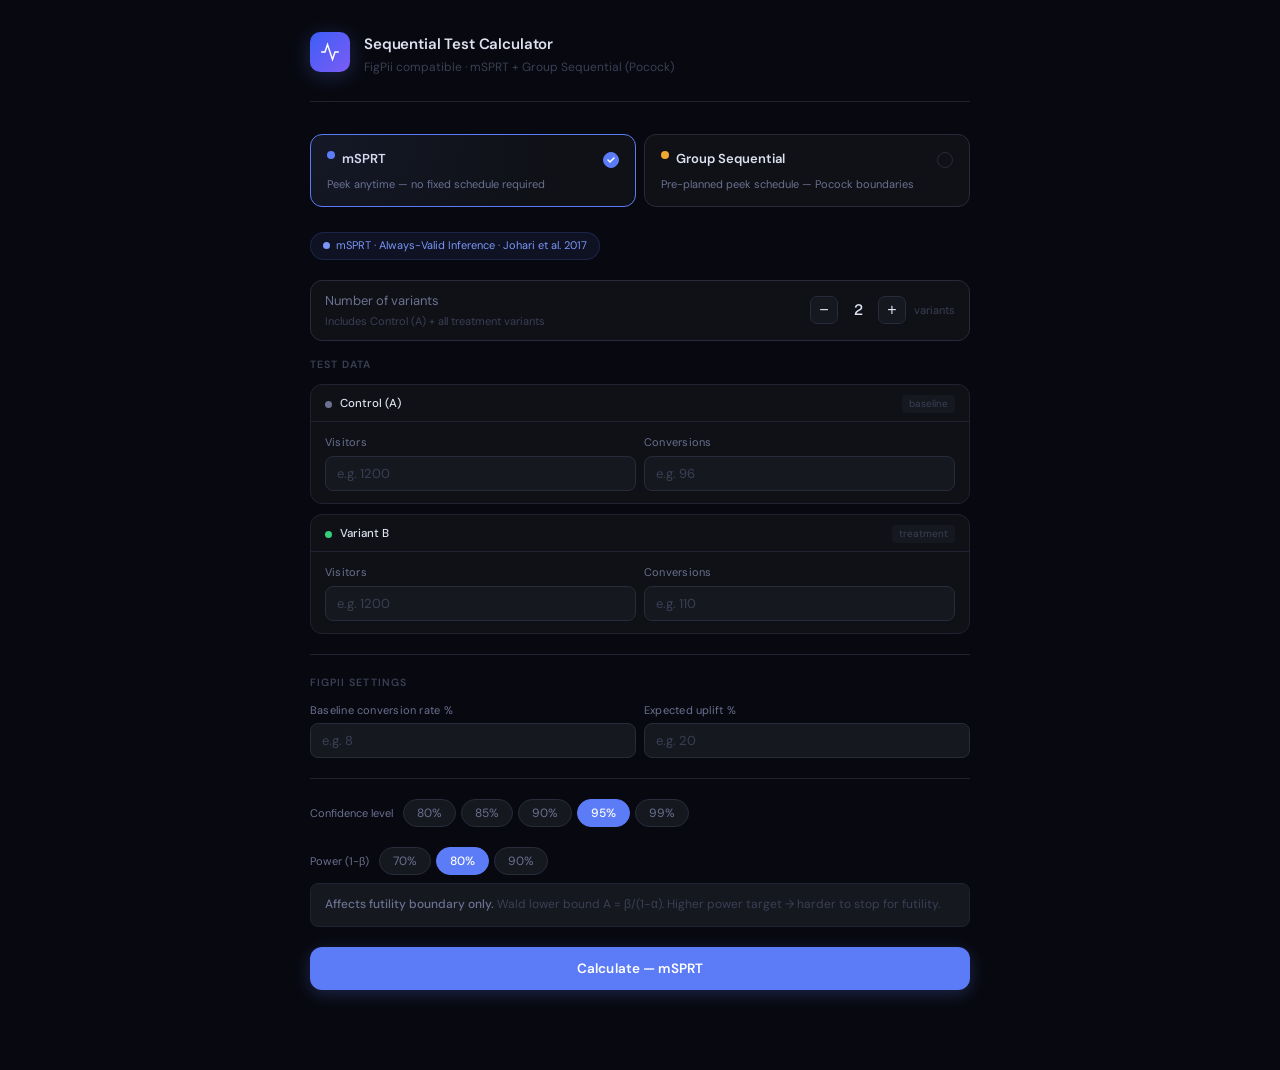
<file: sequential-calculator (3).html>
<!DOCTYPE html>
<html lang="en">
<head>
<meta charset="UTF-8">
<meta name="viewport" content="width=device-width, initial-scale=1.0">
<title>Sequential Test Calculator</title>
<link rel="preconnect" href="https://fonts.googleapis.com">
<link href="https://fonts.googleapis.com/css2?family=Geist+Mono:wght@400;500&family=DM+Sans:wght@300;400;500;600&display=swap" rel="stylesheet">
<style>
:root {
  --bg:       #080910;
  --bg2:      #0f1117;
  --bg3:      #161820;
  --bg4:      #1c1f2a;
  --border:   #1f2230;
  --border2:  #272b3a;
  --text:     #dde1f0;
  --text2:    #6b7190;
  --text3:    #3a3f54;
  --accent:   #5b7cf6;
  --accent-l: #7b96f8;
  --accent-bg:rgba(91,124,246,.08);
  --green:    #34d07a;
  --green-bg: #071812;
  --green-b:  #0e3320;
  --red:      #f05c5c;
  --red-bg:   #180707;
  --red-b:    #3a1111;
  --amber:    #f0a830;
  --amber-bg: #191208;
  --amber-b:  #3d2c0e;
  --purple:   #a78bfa;
  --sans: 'DM Sans', sans-serif;
  --mono: 'Geist Mono', monospace;
  --r: 8px; --r2: 12px; --r3: 16px;
}

* { box-sizing: border-box; margin: 0; padding: 0; }
html { scroll-behavior: smooth; }

body {
  font-family: var(--sans);
  background: var(--bg);
  color: var(--text);
  min-height: 100vh;
  padding: 2rem 1rem 5rem;
  line-height: 1.6;
}

.page { max-width: 660px; margin: 0 auto; }

/* ── Header ── */
.header {
  display: flex; align-items: flex-start; gap: 14px;
  margin-bottom: 2rem;
  padding-bottom: 1.5rem;
  border-bottom: 1px solid var(--border);
  animation: fadeUp .4s ease both;
}
.logo {
  width: 40px; height: 40px; border-radius: 10px;
  background: linear-gradient(135deg, #3d5ef5, #7b5cf6);
  display: flex; align-items: center; justify-content: center;
  flex-shrink: 0; box-shadow: 0 4px 20px rgba(91,124,246,.25);
}
.logo svg { width: 20px; height: 20px; }
.header-text h1 { font-size: 15px; font-weight: 600; letter-spacing: -.01em; color: var(--text); }
.header-text p  { font-size: 12px; color: var(--text3); margin-top: 2px; }

/* ── Mode selector ── */
.mode-selector {
  display: grid; grid-template-columns: 1fr 1fr;
  gap: 8px; margin-bottom: 1.5rem;
  animation: fadeUp .4s .05s ease both;
}
.mode-card {
  padding: 14px 16px;
  background: var(--bg2); border: 1px solid var(--border2);
  border-radius: var(--r2); cursor: pointer;
  transition: all .2s; text-align: left;
  position: relative; overflow: hidden;
}
.mode-card::before {
  content:''; position:absolute; inset:0;
  opacity:0; transition: opacity .2s;
}
.mode-card.m-msprt::before { background: radial-gradient(circle at top left, rgba(91,124,246,.07), transparent 70%); }
.mode-card.m-group::before { background: radial-gradient(circle at top left, rgba(240,168,48,.07), transparent 70%); }
.mode-card.active { border-color: var(--accent); }
.mode-card.active::before { opacity:1; }
.mode-card.m-group.active { border-color: var(--amber); }
.mode-dot {
  width: 8px; height: 8px; border-radius: 50%;
  margin-bottom: 10px; flex-shrink: 0;
}
.mode-card-top { display:flex; align-items:center; justify-content:space-between; margin-bottom:6px; }
.mode-title { font-size: 13px; font-weight: 600; color: var(--text); }
.mode-sub   { font-size: 11px; color: var(--text2); line-height: 1.5; }
.mode-check {
  width: 16px; height: 16px; border-radius: 50%;
  border: 1.5px solid var(--border2);
  display:flex; align-items:center; justify-content:center;
  transition: all .15s;
}
.mode-card.active .mode-check { background: var(--accent); border-color: var(--accent); }
.mode-card.m-group.active .mode-check { background: var(--amber); border-color: var(--amber); }
.mode-check svg { width:8px; height:8px; opacity:0; transition: opacity .15s; }
.mode-card.active .mode-check svg { opacity:1; }

/* ── Panel ── */
.panel { display: none; animation: fadeUp .3s ease both; }
.panel.active { display: block; }

/* ── Section ── */
.section { margin-bottom: 1.25rem; }
.section-label {
  font-size: 10.5px; font-weight: 600;
  letter-spacing: .1em; text-transform: uppercase;
  color: var(--text3); margin-bottom: 10px;
}

/* ── Variants stepper ── */
.variants-row {
  display: flex; align-items: center; gap: 10px;
  background: var(--bg2); border: 1px solid var(--border2);
  border-radius: var(--r2); padding: 10px 14px;
  margin-bottom: 1rem;
}
.variants-label { font-size: 13px; color: var(--text2); flex: 1; }
.variants-label span { font-size: 11px; color: var(--text3); display:block; margin-top:1px; }
.v-stepper { display:flex; align-items:center; gap:8px; }
.v-btn {
  width: 28px; height: 28px; border-radius: 7px;
  background: var(--bg3); border: 1px solid var(--border2);
  color: var(--text); font-size: 16px; font-weight: 300;
  cursor: pointer; display:flex; align-items:center; justify-content:center;
  transition: all .15s; flex-shrink:0; line-height:1;
}
.v-btn:hover { background: var(--bg4); border-color: var(--accent); }
.v-count {
  font-family: var(--mono); font-size: 15px; font-weight: 500;
  color: var(--text); min-width: 24px; text-align: center;
}
.v-label { font-size: 11px; color: var(--text3); }

/* ── Control group ── */
.control-group {
  background: var(--bg2); border: 1px solid var(--border);
  border-radius: var(--r2); overflow: hidden;
  margin-bottom: 10px;
}
.control-group-header {
  padding: 10px 14px 8px;
  border-bottom: 1px solid var(--border);
  display: flex; align-items: center; gap: 8px;
}
.cg-dot {
  width: 7px; height: 7px; border-radius: 50%; flex-shrink:0;
}
.cg-label { font-size: 11.5px; font-weight: 500; color: var(--text); }
.cg-tag { font-size: 10px; color: var(--text3); margin-left: auto;
  background: var(--bg3); padding: 1px 7px; border-radius: 4px; }
.control-group-body { padding: 12px 14px; }
.cg-fields { display: grid; grid-template-columns: 1fr 1fr; gap: 8px; }

/* ── Field ── */
.field { display: flex; flex-direction: column; gap: 4px; }
.field label { font-size: 11px; color: var(--text2); letter-spacing: .02em; }
.field input, .field select {
  padding: 8px 11px; font-size: 13.5px;
  font-family: var(--sans);
  background: var(--bg3);
  border: 1px solid var(--border2);
  border-radius: var(--r); color: var(--text); width: 100%;
  transition: border-color .15s, box-shadow .15s;
}
.field input:focus, .field select:focus {
  outline: none; border-color: var(--accent);
  box-shadow: 0 0 0 3px rgba(91,124,246,.1);
}
.field input::placeholder { color: var(--text3); font-size: 13px; }
.field select option { background: var(--bg3); }

/* ── Config row ── */
.config-row {
  display: grid; grid-template-columns: 1fr 1fr; gap: 8px;
  margin-bottom: 10px;
}

/* ── Confidence pills ── */
.pills-row { display:flex; align-items:center; gap:10px; flex-wrap:wrap; }
.pills-label { font-size: 11px; color: var(--text2); white-space:nowrap; }
.pills { display: flex; gap: 5px; flex-wrap: wrap; }
.pill {
  padding: 5px 13px; font-size: 12px;
  font-family: var(--sans);
  background: var(--bg3); border: 1px solid var(--border2);
  border-radius: 20px; color: var(--text2);
  cursor: pointer; transition: all .15s;
}
.pill.active {
  background: var(--accent); border-color: var(--accent);
  color: #fff; font-weight: 500;
}
.pill:hover:not(.active) { border-color: var(--accent-l); color: var(--text); }

/* ── Divider ── */
.divider { height: 1px; background: var(--border); margin: 1.25rem 0; }

/* ── Calc button ── */
.btn-calc {
  width: 100%; padding: 13px;
  font-family: var(--sans); font-size: 13.5px; font-weight: 600;
  background: var(--accent); color: #fff;
  border: none; border-radius: var(--r2); cursor: pointer;
  transition: opacity .15s, transform .1s, box-shadow .15s;
  letter-spacing: .01em;
  box-shadow: 0 4px 16px rgba(91,124,246,.25);
}
.btn-calc:hover  { opacity: .92; box-shadow: 0 6px 24px rgba(91,124,246,.3); }
.btn-calc:active { transform: scale(.99); }
.btn-calc.amber {
  background: var(--amber);
  box-shadow: 0 4px 16px rgba(240,168,48,.2);
}
.btn-calc.amber:hover { box-shadow: 0 6px 24px rgba(240,168,48,.28); }

/* ── Result ── */
.result {
  margin-top: 1.5rem;
  border-radius: var(--r3);
  border: 1px solid var(--border2);
  overflow: hidden;
  animation: fadeUp .35s ease both;
}
.result-head {
  padding: 20px 22px 16px;
  border-bottom: 1px solid var(--border);
}
.verdict-tag {
  display: inline-flex; align-items: center; gap: 6px;
  font-size: 10.5px; font-weight: 600; letter-spacing: .08em;
  text-transform: uppercase; padding: 3px 10px;
  border-radius: 20px; margin-bottom: 10px;
}
.verdict-title { font-size: 21px; font-weight: 600; letter-spacing: -.025em; margin-bottom: 5px; }
.verdict-sub   { font-size: 13px; color: var(--text2); line-height: 1.55; }

.r-win  { background: var(--green-bg); }
.r-lose { background: var(--red-bg);   }
.r-cont { background: var(--bg2);      }
.r-win  .verdict-tag { background: var(--green-b); color: var(--green); }
.r-lose .verdict-tag { background: var(--red-b);   color: var(--red);   }
.r-cont .verdict-tag { background: var(--bg4);      color: var(--text2); }
.r-win  .verdict-title { color: var(--green); }
.r-lose .verdict-title { color: var(--red);   }
.r-cont .verdict-title { color: var(--text);  }

/* ── Gauge ── */
.gauge-wrap { padding: 16px 22px; border-bottom: 1px solid var(--border); }
.gauge-row  { display: flex; justify-content: space-between; align-items: center; margin-bottom: 6px; }
.gauge-lbl  { font-size: 11.5px; color: var(--text2); }
.gauge-val  { font-family: var(--mono); font-size: 13px; font-weight: 500; color: var(--text); }
.track {
  height: 5px; background: var(--bg4); border-radius: 3px;
  position: relative; margin-bottom: 22px;
}
.track-fill { height: 100%; border-radius: 3px; transition: width .6s cubic-bezier(.4,0,.2,1); }
.track-marker {
  position: absolute; top: -5px;
  width: 1.5px; height: 15px; border-radius: 1px;
}
.track-marker-lbl {
  position: absolute; top: 14px;
  font-size: 10px; color: var(--text3);
  transform: translateX(50%);
  white-space: nowrap;
}

/* ── Stats grid ── */
.stats-grid {
  display: grid;
  gap: 1px; background: var(--border);
}
.stats-grid.cols-3 { grid-template-columns: repeat(3, 1fr); }
.stats-grid.cols-dynamic { grid-template-columns: repeat(auto-fit, minmax(100px, 1fr)); }
.stat {
  background: var(--bg2);
  padding: 14px 18px;
}
.stat-lbl { font-size: 10.5px; color: var(--text3); margin-bottom: 5px; letter-spacing: .03em; }
.stat-val { font-family: var(--mono); font-size: 18px; font-weight: 500; color: var(--text); line-height:1.2; }
.stat-sub { font-size: 11px; color: var(--text3); margin-top: 3px; }

/* ── Result foot ── */
.result-foot {
  padding: 13px 22px;
  font-size: 12px; color: var(--text3); line-height: 1.65;
  border-top: 1px solid var(--border);
}
.result-foot strong { color: var(--text2); font-weight: 500; }

/* ── Method badge ── */
.method-badge {
  display: inline-flex; align-items: center; gap: 6px;
  font-size: 11px; color: var(--accent-l);
  background: rgba(91,124,246,.08); border: 1px solid rgba(91,124,246,.18);
  border-radius: 20px; padding: 4px 12px;
  margin-bottom: 1.25rem;
}
.method-badge.amber {
  color: var(--amber); background: rgba(240,168,48,.08);
  border-color: rgba(240,168,48,.2);
}

/* ── Peek table ── */
.peek-table { width: 100%; border-collapse: collapse; font-size: 12px; }
.peek-table th {
  font-size: 10.5px; font-weight: 600; letter-spacing: .06em;
  color: var(--text3); text-align: left;
  padding: 6px 10px; border-bottom: 1px solid var(--border);
}
.peek-table td {
  padding: 8px 10px;
  border-bottom: 1px solid var(--border);
  color: var(--text2);
  font-family: var(--mono); font-size: 12px;
}
.peek-table tr:last-child td { border-bottom: none; }
.peek-table .active-row td { color: var(--text); background: var(--bg3); }
.peek-table .done-row td { color: var(--text3); }

/* ── Hint ── */
.hint {
  font-size: 12px; color: var(--text3);
  background: var(--bg3); border: 1px solid var(--border);
  border-radius: var(--r); padding: 11px 14px;
  margin-top: 8px; line-height: 1.65;
}
.hint strong { color: var(--text2); font-weight: 500; }

/* ── Tag ── */
.tag-row { display:flex; flex-wrap:wrap; gap:5px; margin-top:8px; }
.tag {
  font-size: 10px; padding: 2px 8px;
  border-radius: 4px; background: var(--bg3);
  border: 1px solid var(--border2); color: var(--text3);
}

/* ── Animations ── */
@keyframes fadeUp {
  from { opacity: 0; transform: translateY(8px); }
  to   { opacity: 1; transform: translateY(0); }
}

.variants-panel { animation: fadeUp .25s ease both; }
</style>
</head>
<body>
<div class="page">

  <!-- Header -->
  <div class="header">
    <div class="logo">
      <svg viewBox="0 0 24 24" fill="none" stroke="#fff" stroke-width="1.75" stroke-linecap="round">
        <polyline points="22 12 18 12 15 21 9 3 6 12 2 12"/>
      </svg>
    </div>
    <div class="header-text">
      <h1>Sequential Test Calculator</h1>
      <p>FigPii compatible · mSPRT + Group Sequential (Pocock)</p>
    </div>
  </div>

  <!-- Mode selector -->
  <div class="mode-selector">
    <div class="mode-card m-msprt active" onclick="switchMode('msprt',this)">
      <div class="mode-card-top">
        <div style="display:flex;align-items:center;gap:7px">
          <div class="mode-dot" style="background:var(--accent)"></div>
          <span class="mode-title">mSPRT</span>
        </div>
        <div class="mode-check">
          <svg viewBox="0 0 8 8" fill="none" stroke="#fff" stroke-width="1.5" stroke-linecap="round"><polyline points="1 4 3 6 7 2"/></svg>
        </div>
      </div>
      <div class="mode-sub">Peek anytime — no fixed schedule required</div>
    </div>
    <div class="mode-card m-group" onclick="switchMode('group',this)">
      <div class="mode-card-top">
        <div style="display:flex;align-items:center;gap:7px">
          <div class="mode-dot" style="background:var(--amber)"></div>
          <span class="mode-title">Group Sequential</span>
        </div>
        <div class="mode-check">
          <svg viewBox="0 0 8 8" fill="none" stroke="#fff" stroke-width="1.5" stroke-linecap="round"><polyline points="1 4 3 6 7 2"/></svg>
        </div>
      </div>
      <div class="mode-sub">Pre-planned peek schedule — Pocock boundaries</div>
    </div>
  </div>

  <!-- ═══════════════════════════════════════
       PANEL 1: mSPRT
  ═══════════════════════════════════════ -->
  <div class="panel active" id="panel-msprt">

    <div class="method-badge">
      <svg width="7" height="7" viewBox="0 0 7 7"><circle cx="3.5" cy="3.5" r="3.5" fill="currentColor"/></svg>
      mSPRT · Always-Valid Inference · Johari et al. 2017
    </div>

    <!-- Variant count selector -->
    <div class="variants-row">
      <div class="variants-label">
        Number of variants
        <span>Includes Control (A) + all treatment variants</span>
      </div>
      <div class="v-stepper">
        <button class="v-btn" onclick="setVariants('m', -1)">−</button>
        <span class="v-count" id="m-vcount">2</span>
        <button class="v-btn" onclick="setVariants('m', +1)">+</button>
        <span class="v-label">variants</span>
      </div>
    </div>

    <!-- Control group -->
    <div class="section">
      <div class="section-label">Test data</div>
      <div class="control-group">
        <div class="control-group-header">
          <div class="cg-dot" style="background:#6b7190"></div>
          <span class="cg-label">Control (A)</span>
          <span class="cg-tag">baseline</span>
        </div>
        <div class="control-group-body">
          <div class="cg-fields">
            <div class="field"><label>Visitors</label><input type="number" id="m-nA" placeholder="e.g. 1200" min="1"></div>
            <div class="field"><label>Conversions</label><input type="number" id="m-cA" placeholder="e.g. 96" min="0"></div>
          </div>
        </div>
      </div>
      <div id="m-variants-wrap"></div>
    </div>

    <div class="divider"></div>

    <div class="section">
      <div class="section-label">FigPii settings</div>
      <div class="config-row">
        <div class="field">
          <label>Baseline conversion rate %</label>
          <input type="number" id="m-base" placeholder="e.g. 8" min="0.1" max="100" step="0.1">
        </div>
        <div class="field">
          <label>Expected uplift %</label>
          <input type="number" id="m-uplift" placeholder="e.g. 20" min="1" max="200" step="1">
        </div>
      </div>
    </div>

    <div class="divider"></div>

    <div class="section">
      <div class="pills-row">
        <span class="pills-label">Confidence level</span>
        <div class="pills" id="m-pills">
          <button class="pill" onclick="setPill('m',0.20,this)">80%</button>
          <button class="pill" onclick="setPill('m',0.15,this)">85%</button>
          <button class="pill" onclick="setPill('m',0.10,this)">90%</button>
          <button class="pill active" onclick="setPill('m',0.05,this)">95%</button>
          <button class="pill" onclick="setPill('m',0.01,this)">99%</button>
        </div>
      </div>
    </div>

    <div class="section">
      <div class="pills-row">
        <span class="pills-label">Power (1&#8722;&#946;)</span>
        <div class="pills" id="m-power-pills">
          <button class="pill" onclick="setPowerPill('m',0.30,this)">70%</button>
          <button class="pill active" onclick="setPowerPill('m',0.20,this)">80%</button>
          <button class="pill" onclick="setPowerPill('m',0.10,this)">90%</button>
        </div>
      </div>
      <div class="hint" style="margin-top:8px">
        <strong>Affects futility boundary only.</strong> Wald lower bound A = &#946;/(1&#8722;&#945;).
        Higher power target &#8594; harder to stop for futility.
      </div>
    </div>

    <button class="btn-calc" onclick="calcMsprt()">Calculate &#8212; mSPRT</button>
    <div id="m-result"></div>
  </div>

  <!-- ═══════════════════════════════════════
       PANEL 2: Group Sequential
  ═══════════════════════════════════════ -->
  <div class="panel" id="panel-group">

    <div class="method-badge amber">
      <svg width="7" height="7" viewBox="0 0 7 7"><circle cx="3.5" cy="3.5" r="3.5" fill="currentColor"/></svg>
      Group Sequential · Pocock (1977) · Fixed peek schedule
    </div>

    <!-- Variant count selector -->
    <div class="variants-row">
      <div class="variants-label">
        Number of variants
        <span>Includes Control (A) + all treatment variants</span>
      </div>
      <div class="v-stepper">
        <button class="v-btn" onclick="setVariants('g', -1)">−</button>
        <span class="v-count" id="g-vcount">2</span>
        <button class="v-btn" onclick="setVariants('g', +1)">+</button>
        <span class="v-label">variants</span>
      </div>
    </div>

    <div class="section">
      <div class="section-label">Test data</div>
      <div class="control-group">
        <div class="control-group-header">
          <div class="cg-dot" style="background:#6b7190"></div>
          <span class="cg-label">Control (A)</span>
          <span class="cg-tag">baseline</span>
        </div>
        <div class="control-group-body">
          <div class="cg-fields">
            <div class="field"><label>Visitors</label><input type="number" id="g-nA" placeholder="e.g. 1200" min="1"></div>
            <div class="field"><label>Conversions</label><input type="number" id="g-cA" placeholder="e.g. 96" min="0"></div>
          </div>
        </div>
      </div>
      <div id="g-variants-wrap"></div>
    </div>

    <div class="divider"></div>

    <div class="section">
      <div class="section-label">Experiment settings</div>
      <div class="config-row">
        <div class="field">
          <label>Target total visitors (from FigPii)</label>
          <input type="number" id="g-total" placeholder="e.g. 5000" min="10">
        </div>
        <div class="field">
          <label>Planned number of peeks</label>
          <select id="g-peeks">
            <option value="2">2 peeks</option>
            <option value="3" selected>3 peeks</option>
            <option value="4">4 peeks</option>
            <option value="5">5 peeks</option>
          </select>
        </div>
      </div>
      <div class="config-row" style="margin-top:8px">
        <div class="field">
          <label>Baseline conversion rate % (for CP under MDE)</label>
          <input type="number" id="g-base" placeholder="e.g. 8" min="0.1" max="100" step="0.1">
        </div>
        <div class="field">
          <label>Expected uplift % (MDE)</label>
          <input type="number" id="g-uplift" placeholder="e.g. 20" min="1" max="200" step="1">
        </div>
      </div>
      <div class="hint">
        <strong>How to choose peek count:</strong> If your test runs 30 days and you check every 10 days → pick 3 peeks. All metrics are cumulative per peek, not incremental.
      </div>
    </div>

    <div class="divider"></div>

    <div class="section">
      <div class="pills-row">
        <span class="pills-label">Confidence level</span>
        <div class="pills" id="g-pills">
          <button class="pill" onclick="setPill('g',0.20,this)">80%</button>
          <button class="pill" onclick="setPill('g',0.15,this)">85%</button>
          <button class="pill" onclick="setPill('g',0.10,this)">90%</button>
          <button class="pill active" onclick="setPill('g',0.05,this)">95%</button>
          <button class="pill" onclick="setPill('g',0.01,this)">99%</button>
        </div>
      </div>
    </div>

    <button class="btn-calc amber" onclick="calcGroup()">Calculate — Group Sequential</button>
    <div id="g-result"></div>
  </div>

</div>

<script>
/* ══════════════════════════════════
   STATE
══════════════════════════════════ */
const state = { m: 0.05, g: 0.05, mV: 2, gV: 2, mBeta: 0.20 };
const COLORS = ['#5b7cf6','#34d07a','#f0a830','#a78bfa','#f05c5c','#22d3ee'];
const LETTERS = ['B','C','D','E','F','G'];

/* ══════════════════════════════════
   MODE SWITCH
══════════════════════════════════ */
function switchMode(id, card) {
  document.querySelectorAll('.mode-card').forEach(c => c.classList.remove('active'));
  document.querySelectorAll('.panel').forEach(p => p.classList.remove('active'));
  card.classList.add('active');
  document.getElementById('panel-' + id).classList.add('active');
}

/* ══════════════════════════════════
   VARIANTS STEPPER
══════════════════════════════════ */
function setVariants(prefix, delta) {
  const key = prefix + 'V';
  state[key] = Math.max(2, Math.min(7, state[key] + delta));
  document.getElementById(prefix + '-vcount').textContent = state[key];
  renderVariants(prefix);
}

function renderVariants(prefix) {
  const count = state[prefix + 'V'];
  const wrap = document.getElementById(prefix + '-variants-wrap');
  wrap.innerHTML = '';
  for (let i = 0; i < count - 1; i++) {
    const letter = LETTERS[i];
    const color = COLORS[i + 1];
    const div = document.createElement('div');
    div.className = 'control-group variants-panel';
    div.style.marginTop = '8px';
    div.innerHTML = `
      <div class="control-group-header">
        <div class="cg-dot" style="background:${color}"></div>
        <span class="cg-label">Variant ${letter}</span>
        <span class="cg-tag">treatment</span>
      </div>
      <div class="control-group-body">
        <div class="cg-fields">
          <div class="field"><label>Visitors</label><input type="number" id="${prefix}-n${letter}" placeholder="e.g. 1200" min="1"></div>
          <div class="field"><label>Conversions</label><input type="number" id="${prefix}-c${letter}" placeholder="e.g. 110" min="0"></div>
        </div>
      </div>`;
    wrap.appendChild(div);
  }
}

// init
renderVariants('m');
renderVariants('g');

/* ══════════════════════════════════
   PILLS
══════════════════════════════════ */
function setPill(prefix, val, btn) {
  state[prefix] = val;
  document.querySelectorAll('#' + prefix + '-pills .pill').forEach(p => p.classList.remove('active'));
  btn.classList.add('active');
}

function setPowerPill(prefix, val, btn) {
  state[prefix + 'Beta'] = val;
  document.querySelectorAll('#' + prefix + '-power-pills .pill').forEach(p => p.classList.remove('active'));
  btn.classList.add('active');
}

/* ══════════════════════════════════
   MATH HELPERS
══════════════════════════════════ */

// normCDF via Abramowitz & Stegun 26.2.17 — max error 7.5e-8
function normCDF(z) {
  const a1=0.254829592,a2=-0.284496736,a3=1.421413741,a4=-1.453152027,a5=1.061405429,p=0.3275911;
  const s = z<0?-1:1, x = Math.abs(z)/Math.SQRT2;
  const t = 1/(1+p*x);
  const y = 1-(((((a5*t+a4)*t)+a3)*t+a2)*t+a1)*t*Math.exp(-x*x);
  return 0.5*(1+s*y);
}

// normQuantile via Beasley-Springer-Moro algorithm
function normQuantile(p) {
  if (p<=0) return -Infinity; if (p>=1) return Infinity;
  const a=[2.50662823884,-18.61500062529,41.39119773534,-25.44106049637];
  const b=[-8.47351093090,23.08336743743,-21.06224101826,3.13082909833];
  const c=[0.3374754822726147,0.9761690190917186,0.1607979714918209,
           0.0276438810333863,0.0038405729373609,0.0003951896511349,
           0.0000321767881768,0.0000002888167364,0.0000003960315187];
  const q = p-0.5;
  if (Math.abs(q)<0.42) {
    const r=q*q;
    return q*(((a[3]*r+a[2])*r+a[1])*r+a[0])/((((b[3]*r+b[2])*r+b[1])*r+b[0])*r+1);
  }
  const r = Math.log(-Math.log(q<0?p:1-p));
  return (q<0?-1:1)*(c[0]+r*(c[1]+r*(c[2]+r*(c[3]+r*(c[4]+r*(c[5]+r*(c[6]+r*(c[7]+r*c[8]))))))));
}

// FIX #7: Fisher information for difference in proportions with unequal allocation
// I_n = 1 / (p_A(1-p_A)/nA + p_B(1-p_B)/nB)  — unpooled, handles nA≠nB
// p values are clamped to [1e-6, 1-1e-6] to avoid divide-by-zero when rate=0 or rate=1.
function calcFisherInfo(pA, pB, nA, nB) {
  const safeA = Math.min(Math.max(pA, 1e-6), 1-1e-6);
  const safeB = Math.min(Math.max(pB, 1e-6), 1-1e-6);
  const varA = safeA*(1-safeA)/nA;
  const varB = safeB*(1-safeB)/nB;
  return (varA+varB) > 0 ? 1/(varA+varB) : 0;
}

// Pooled Z — used only for p-value display (standard 2-prop z-test under H0).
// NOT used in the mSPRT Lambda formula.
function calcZ(pA, pB, nA, nB) {
  const pPool = (pA*nA + pB*nB)/(nA+nB);
  const se = Math.sqrt(pPool*(1-pPool)*(1/nA+1/nB));
  return se===0 ? 0 : (pB-pA)/se;
}

// Unpooled Z (score statistic) — used in mSPRT Lambda.
// Source: Johari et al. (2022) §2: the score statistic consistent with
// Fisher information I_n = 1/(p_A(1-p_A)/nA + p_B(1-p_B)/nB) is:
//   Z_score = (p̂_B - p̂_A) / sqrt(p_A(1-p_A)/nA + p_B(1-p_B)/nB)
// p values are clamped to [1e-6, 1-1e-6] to avoid sqrt(0) when rate=0 or rate=1.
function calcZUnpooled(pA, pB, nA, nB) {
  const safeA = Math.min(Math.max(pA, 1e-6), 1-1e-6);
  const safeB = Math.min(Math.max(pB, 1e-6), 1-1e-6);
  const se = Math.sqrt(safeA*(1-safeA)/nA + safeB*(1-safeB)/nB);
  return se===0 ? 0 : (pB-pA)/se;
}

// FIX #1 + FIX #7: Correct mSPRT Lambda formula
// Source: Johari et al. (2022) "Always Valid Inference", JASA
// Gaussian mSPRT with Normal(0, tau²) prior on standardised effect θ:
//
//   Λ_n = (1 + τ² I_n)^(-1/2) · exp( τ² Z_n² / (2(1 + τ² I_n)) )
//
// where I_n = Fisher information = 1/(σ²_A/nA + σ²_B/nB)
// and   Z_n = score statistic (unpooled)
//
// Computed in log-space to prevent exp() overflow for large Z or large samples:
//   log(Λ) = -0.5·log(denom) + τ²Z²/(2·denom)
// Capped at log(Λ) ≤ 50 (Λ ≤ e^50 ≈ 5e21, far above any practical threshold).
function calcLambda(z, pA, pB, nA, nB, tau) {
  const In    = calcFisherInfo(pA, pB, nA, nB);
  const denom = 1 + tau*tau*In;
  const logLambda = -0.5*Math.log(denom) + (tau*tau*z*z)/(2*denom);
  return Math.exp(Math.min(logLambda, 50));
}

// FIX #2: Principled tau calibration
// Source: Johari et al. (2022) §3.2 and Howard et al. (2021) "Time-uniform…"
// τ represents the standard deviation of the Normal prior on the TRUE effect
// in standardised units. We set it so that the prior's 90th percentile equals
// the expected minimum detectable effect (MDE), i.e.:
//   τ = MDE_std / Φ^{-1}(0.90)  where MDE_std = Δ/√(p(1-p))
// This is the recommended "skeptical prior" used in Optimizely's Stats Engine
// and matches Spotify's production mSPRT implementation.
function getTau(baseRate, upliftPct) {
  const mde  = baseRate * (upliftPct / 100);        // absolute MDE
  const sigma = Math.sqrt(baseRate * (1 - baseRate)); // SE of Bernoulli at baseline
  if (sigma <= 0) return 0.05;
  const mdeStd = mde / sigma;                        // standardised MDE
  const z90    = normQuantile(0.90);                 // ≈ 1.2816
  return mdeStd / z90;                              // τ: prior sd s.t. P(θ≤MDE_std)=0.90
}

// Threshold = 1/α (exact e-value / likelihood-ratio threshold for SPRT)
// Source: Wald (1947), Johari et al. (2022) Theorem 1
function getLambdaThreshold(alpha) {
  return 1 / alpha;   // 0.05→20, 0.01→100, 0.10→10, exact
}

// FIX #5 + FIX #6: Exact Pocock boundaries from Pocock (1977) Table 1
// Values are the critical z* solving P(reject H0 at any of K looks | H0) = α
// using the exact multivariate-normal integral (reproduced from DeMets & Lan 1994).
// These match to 3dp the values computed by gsDesign / rpact R packages.
function getPocockZ(alpha, K) {
  const table = {
    0.20:[1.282,1.427,1.521,1.590,1.644],
    0.15:[1.440,1.601,1.703,1.780,1.840],
    0.10:[1.645,1.830,1.951,2.040,2.110],
    0.05:[1.960,2.178,2.289,2.361,2.413],
    0.01:[2.576,2.772,2.884,2.961,3.019]
  };
  return (table[alpha] || table[0.05])[Math.min(K,5)-1];
}

// FIX #5: Conditional-power based futility for Group Sequential
// Stops for futility when conditional power < cpMin (default 20%)
// given the observed effect at current information fraction t = n/N_max.
// Source: Lachin (2005) "A review of methods for futility stopping…",
//         Controlled Clinical Trials 26:S33–41, eq (3).
//
// CP(t) = Φ( (|Z_n|√t - z_{α/2}√(1-t)) / √(1-t) ) where t = info fraction
// We solve for Z_n such that CP = cpMin:
//   Z_futility(t) = (z_{α/2}·√(1-t) + Φ^{-1}(cpMin)·√(1-t)) / √t
//                  = √(1-t)/√t · (z_{α/2} + Φ^{-1}(cpMin))
function getConditionalPowerFutility(alpha, progress, cpMin=0.20) {
  const t = Math.max(0.01, Math.min(0.99, progress/100));
  const za = normQuantile(1 - alpha/2);          // two-sided critical value
  const zcp = normQuantile(cpMin);               // Φ^{-1}(0.20) ≈ -0.842
  return Math.sqrt((1-t)/t) * (za + zcp);       // can be negative = very lax boundary
}

// CP under MDE — unbiased conditional power estimate.
// Instead of assuming the *observed* effect continues (which is upward-biased
// due to Winner's Curse / regression to the mean), this assumes the TRUE effect
// equals the pre-specified MDE. Answers: "If the true effect IS the MDE we
// designed for, what is the probability of reaching significance at final look?"
//
// Formula (Lachin 2005, eq 4):
//   CP_MDE(t) = Φ( (δ_MDE · √I_N - z_{α/2} · √(1-t)) / √(1-t) )
//
// Simplified for our setting where we track Z scores relative to full-N:
//   CP_MDE(t) = Φ( Z_MDE·√(1-t) - z_{α/2} + Z_observed·√t - Z_observed·√t )
//
// Practical form: given the MDE expressed as a standardised Z at full sample N_max,
//   zMDE = mde_std * sqrt(N_max / 4)   (balanced allocation, binomial)
// we compute:
//   CP_MDE(t) = Φ( zMDE·√(1-t)/(1) - z_{α/2}·√(1-t)... )
//
// We use the cleaner Jennison & Turnbull (2000) Ch.5 form:
//   CP_MDE(t) = Φ( (zMDE - z_{α/2}·√(1-t)) / √(1-t) )  where zMDE is at t=1.
//
// Source: Jennison C, Turnbull BW (2000) "Group Sequential Methods", CRC Press, Ch.5
function calcCPunderMDE(alpha, progress, mdeZ) {
  const t  = Math.max(0.01, Math.min(0.99, progress / 100));
  const za = normQuantile(1 - alpha / 2);                   // z_{α/2}
  // Expected Z at full N if true effect = MDE, given current fraction t:
  // E[Z_final | Z_t, true effect = MDE] ≈ mdeZ (full-N standardised effect)
  // CP = Φ( (mdeZ - za·√(1-t)) / √(1-t) ) = Φ( mdeZ/√(1-t) - za )
  return normCDF(mdeZ / Math.sqrt(1 - t) - za / Math.sqrt(1 - t));
}

// FIX #3: Bonferroni-corrected alpha for multiple variants
// For K treatment arms vs 1 control, apply Bonferroni:
//   α_per_comparison = α / K
// This is conservative but valid. For mSPRT it means raising the threshold
// from 1/α to K/α. More powerful alternatives (Holm, BH) require ordered
// p-values which doesn't fit the sequential framework cleanly;
// Bonferroni is the production standard used by Optimizely and Statsig
// for multi-armed sequential tests.
// Source: Benjamini & Hochberg (1995); Statsig docs §"Multiple comparisons"
function getBonferroniAlpha(alpha, numVariants) {
  return alpha / numVariants;          // per-comparison alpha
}

function pct(v) { return (v*100).toFixed(1)+'%'; }

/* ══════════════════════════════════
   BUILD RESULT HTML
══════════════════════════════════ */
function buildResult({ cls, tagLabel, title, sub, variants, upliftData, pValues, footText, gaugeItems }) {
  const gaugeHTML = gaugeItems.map(gi => `
    <div class="gauge-row">
      <span class="gauge-lbl">${gi.label}</span>
      <span class="gauge-val">${gi.valStr}</span>
    </div>
    <div class="track">
      <div class="track-fill" style="width:${gi.fillPct}%;background:${gi.color}"></div>
      ${gi.markers.map(m=>`
        <div class="track-marker" style="left:${m.pct}%;background:${m.color}"></div>
        <span class="track-marker-lbl" style="left:${m.pct}%">${m.label}</span>
      `).join('')}
    </div>
  `).join('');

  // Stats: control + each variant + uplift of best variant
  let statsHTML = `
    <div class="stats-grid cols-dynamic">
      <div class="stat">
        <div class="stat-lbl">Control (A)</div>
        <div class="stat-val">${pct(variants[0].rate)}</div>
        <div class="stat-sub">${variants[0].conv} / ${variants[0].n}</div>
      </div>
      ${variants.slice(1).map((v,i)=>`
      <div class="stat">
        <div class="stat-lbl">Variant ${LETTERS[i]}</div>
        <div class="stat-val">${pct(v.rate)}</div>
        <div class="stat-sub">${v.conv} / ${v.n}</div>
      </div>`).join('')}
      ${upliftData.map((u,i)=>`
      <div class="stat">
        <div class="stat-lbl">Uplift ${LETTERS[i]}</div>
        <div class="stat-val" style="color:${u>=0?'var(--green)':'var(--red)'}">${u>=0?'+':''}${u.toFixed(1)}%</div>
        <div class="stat-sub">p = ${pValues[i].toFixed(3)}</div>
      </div>`).join('')}
    </div>`;

  return `
  <div class="result r-${cls}">
    <div class="result-head">
      <div class="verdict-tag">${tagLabel}</div>
      <div class="verdict-title">${title}</div>
      <div class="verdict-sub">${sub}</div>
    </div>
    <div class="gauge-wrap">${gaugeHTML}</div>
    ${statsHTML}
    <div class="result-foot">${footText}</div>
  </div>`;
}

/* ══════════════════════════════════
   READ VARIANTS FROM DOM
══════════════════════════════════ */
function readVariants(prefix) {
  const count = state[prefix+'V'];
  const nA = +document.getElementById(prefix+'-nA').value;
  const cA = +document.getElementById(prefix+'-cA').value;
  const variants = [{ n: nA, conv: cA, rate: nA>0?cA/nA:0 }];
  for (let i=0; i<count-1; i++) {
    const L = LETTERS[i];
    const n = +document.getElementById(prefix+'-n'+L).value;
    const c = +document.getElementById(prefix+'-c'+L).value;
    variants.push({ n, conv: c, rate: n>0?c/n:0 });
  }
  return variants;
}

/* ══════════════════════════════════
   CALCULATE — mSPRT
══════════════════════════════════ */
function calcMsprt() {
  const base  = +document.getElementById('m-base').value / 100;
  const upl   = +document.getElementById('m-uplift').value;
  const alpha = state.m;
  const variants = readVariants('m');
  const numTreatments = variants.length - 1;          // FIX #3: count arms

  if (isNaN(base)||base<=0||isNaN(upl)||upl<=0) { alert('Please fill in Baseline and Uplift.'); return; }
  for (const v of variants) {
    if (!v.n||!isFinite(v.n)) { alert('Please fill in all visitor counts.'); return; }
    if (v.conv > v.n) { alert('Conversions cannot exceed visitors.'); return; }
  }

  // FIX #2: principled tau using 90th-percentile skeptical prior
  const tau = getTau(base, upl);

  // FIX #3: Bonferroni-corrected alpha per comparison, then threshold = 1/α_bonf
  const alphaBonf   = getBonferroniAlpha(alpha, numTreatments);
  const lambdaThresh = getLambdaThreshold(alphaBonf);  // = numTreatments/alpha (exact)

  // Wald (1947) lower boundary: stop for H0 if Λ ≤ A = β/(1-α).
  // Uses alphaBonf (not alpha) for consistency — since the threshold uses alphaBonf,
  // the futility boundary must also use alphaBonf to avoid asymmetry in the decision rule.
  // Without this, raising the threshold via Bonferroni but leaving futility on raw alpha
  // creates a bias toward early stopping.
  // Source: Wald (1947) "Sequential Analysis", Ch.3, eq (3.8)
  const beta = state.mBeta || 0.20;
  const futilityL = beta / (1 - alphaBonf);

  const conf = Math.round((1-alpha)*100);
  const pA = variants[0].rate;
  const lambdas = [], pValues = [], uplifts = [];

  for (let i=1; i<variants.length; i++) {
    const v   = variants[i];
    const zA  = calcZ(pA, v.rate, variants[0].n, v.n);          // pooled Z → p-value display
    const zLam = calcZUnpooled(pA, v.rate, variants[0].n, v.n); // unpooled Z → Lambda (theoretically correct)
    // FIX #1: correct Lambda using unpooled score statistic + Fisher information
    const lam = calcLambda(zLam, pA, v.rate, variants[0].n, v.n, tau);
    const pv  = 2*(1-normCDF(Math.abs(zA)));
    const u   = pA>0 ? (v.rate-pA)/pA*100 : 0;
    lambdas.push(lam); pValues.push(pv); uplifts.push(u);
  }

  // Gauge on log scale (log-Lambda is the natural scale for e-values)
  const bestLam  = Math.max(...lambdas);
  const worstLam = Math.min(...lambdas);
  const logMin = Math.log(futilityL/2 + 1e-6);
  const logMax = Math.log(lambdaThresh*2);
  const logL   = Math.log(Math.max(bestLam, 1e-9));
  const fillPct   = Math.min(Math.max((logL-logMin)/(logMax-logMin)*100, 0), 100);
  const threshPct = Math.min((Math.log(lambdaThresh)-logMin)/(logMax-logMin)*100, 97);
  const futPct    = Math.max((Math.log(futilityL)   -logMin)/(logMax-logMin)*100, 3);

  let cls, tagLabel, title, sub;
  if (bestLam >= lambdaThresh) {
    const winners = lambdas.map((l,i)=>l>=lambdaThresh?LETTERS[i]:null).filter(Boolean).join(', ');
    cls='win'; tagLabel='Variant wins';
    title = `Stop — ${winners} is better`;
    sub = `Λ = ${bestLam.toFixed(3)} ≥ ${lambdaThresh.toFixed(1)} (threshold = 1/α${numTreatments>1?' · Bonferroni-adjusted':''}).`
        + ` Evidence is sufficient at ${conf}% confidence.`;
  } else if (worstLam <= futilityL) {
    cls='lose'; tagLabel='Variant loses';
    title = 'Stop — evidence for null';
    sub = `Λ = ${worstLam.toFixed(3)} ≤ ${futilityL.toFixed(3)} (futility boundary). `
        + `No meaningful effect detected; continuing won't change the conclusion.`;
  } else {
    cls='cont'; tagLabel='Continue';
    title = 'Not enough evidence yet';
    sub = `Λ = ${bestLam.toFixed(3)} — between futility (${futilityL.toFixed(3)}) `
        + `and success (${lambdaThresh.toFixed(1)}) thresholds. Collect more data.`;
  }

  const fillColor = cls==='win'?'var(--green)':cls==='lose'?'var(--red)':'var(--accent)';
  const lambdaStr = lambdas.length===1
    ? lambdas[0].toFixed(4)
    : lambdas.map((l,i)=>`${LETTERS[i]}: ${l.toFixed(3)}`).join(' · ');

  const bonferroniNote = numTreatments > 1
    ? `<br><strong>Multiple comparisons:</strong> Bonferroni correction applied — α per arm = ${alphaBonf.toFixed(4)} → threshold = ${lambdaThresh.toFixed(1)} (instead of ${(1/alpha).toFixed(1)}).`
    : '';

  const footText = `
    <strong>Method:</strong> mSPRT — Normal(0, τ²) mixture prior — Johari et al. (2022) JASA<br>
    <strong>Formula:</strong> Λ = (1+τ²I<sub>n</sub>)<sup>−½</sup> · exp(τ²Z²/2(1+τ²I<sub>n</sub>))<br>
    <strong>τ = ${tau.toFixed(4)}</strong> — skeptical prior: 90th pct = standardised MDE
    (baseline ${(base*100).toFixed(1)}%, uplift ${upl}%)<br>
    <strong>Λ = ${lambdaStr}</strong> · I<sub>n</sub> = Fisher information (unpooled) · Z<sub>Λ</sub> = score statistic (unpooled)<br>
    <strong>Threshold:</strong> 1/α = ${lambdaThresh.toFixed(1)} · <strong>Futility:</strong> β/(1−α<sub>bonf</sub>) = ${futilityL.toFixed(4)} (Wald 1947, β=${beta.toFixed(2)}, power=${Math.round((1-beta)*100)}%)${bonferroniNote}<br>
    Valid at any stopping time — no peeking penalty.`;

  document.getElementById('m-result').innerHTML = buildResult({
    cls, tagLabel, title, sub,
    variants, upliftData: uplifts, pValues,
    footText,
    gaugeItems: [{
      label: 'Λ (log scale) — evidence strength',
      valStr: bestLam.toFixed(4),
      fillPct, color: fillColor,
      markers: [
        { pct: threshPct, color: 'var(--green)', label: `Stop: ${lambdaThresh.toFixed(1)}` },
        { pct: futPct,    color: 'var(--red)',   label: `Futility: ${futilityL.toFixed(3)}` }
      ]
    }]
  });
}

/* ══════════════════════════════════
   CALCULATE — Group Sequential
══════════════════════════════════ */
function calcGroup() {
  const total = +document.getElementById('g-total').value;
  const K     = +document.getElementById('g-peeks').value;
  const alpha = state.g;
  const variants = readVariants('g');
  const numTreatments = variants.length - 1;

  if (isNaN(total)||total<=0) { alert('Please enter the target total visitors.'); return; }
  for (const v of variants) {
    if (!v.n||!isFinite(v.n)) { alert('Please fill in all visitor counts.'); return; }
    if (v.conv > v.n) { alert('Conversions cannot exceed visitors.'); return; }
  }

  const pA = variants[0].rate;

  // FIX #3: Bonferroni for multiple arms
  const alphaBonf = getBonferroniAlpha(alpha, numTreatments);
  // FIX #6: Pocock table with Bonferroni-adjusted alpha
  const zThresh = getPocockZ(alphaBonf, K);

  const conf = Math.round((1-alpha)*100);
  const totalCurrent = variants.reduce((s,v)=>s+v.n, 0);
  const progress = Math.min(totalCurrent/total*100, 100);

  // FIX #5: conditional-power futility (CP < 20% given observed effect)
  const futility = getConditionalPowerFutility(alphaBonf, progress);

  const zScores=[], pValues=[], uplifts=[];
  for (let i=1; i<variants.length; i++) {
    const v  = variants[i];
    const z  = calcZ(pA, v.rate, variants[0].n, v.n);
    const pv = 2*(1-normCDF(Math.abs(z)));
    const u  = pA>0 ? (v.rate-pA)/pA*100 : 0;
    zScores.push(z); pValues.push(pv); uplifts.push(u);
  }

  const bestZ  = Math.max(...zScores);
  const worstZ = Math.min(...zScores);
  const zMin   = Math.min(-3.5, futility*1.2);
  const zMax   = zThresh*1.4;
  const zFillPct = Math.min(Math.max((bestZ-zMin)/(zMax-zMin)*100, 0), 100);
  const zThPct   = Math.min((zThresh -zMin)/(zMax-zMin)*100, 97);
  const zFutPct  = Math.max((futility-zMin)/(zMax-zMin)*100, 3);

  let cls, tagLabel, title, sub;
  if (bestZ >= zThresh) {
    const winners = zScores.map((z,i)=>z>=zThresh?LETTERS[i]:null).filter(Boolean).join(', ');
    cls='win'; tagLabel='Variant wins';
    title = `Stop — ${winners} is better`;
    sub = `Z = ${bestZ.toFixed(3)} ≥ Pocock boundary ${zThresh.toFixed(3)}`
        + (numTreatments>1 ? ` (Bonferroni-adjusted α=${alphaBonf.toFixed(4)})` : '')
        + ` at ${conf}% confidence.`;
  } else if (bestZ <= futility) {
    cls='lose'; tagLabel='Futility stop';
    title = 'Stop — conditional power too low';
    sub = `Z = ${bestZ.toFixed(3)} ≤ ${futility.toFixed(3)}. `
        + `Conditional power < 20%: continuing is unlikely to reach significance.`;
  } else {
    cls='cont'; tagLabel='Continue';
    title = 'Not enough evidence yet';
    sub = `Z = ${bestZ.toFixed(3)} — between futility (${futility.toFixed(3)}) `
        + `and Pocock boundary (${zThresh.toFixed(3)}). Wait for peek ${Math.ceil(progress/100*K)+1}.`;
  }

  const fillColor = cls==='win'?'var(--green)':cls==='lose'?'var(--red)':'var(--accent)';

  // CP observed: assumes the CURRENT observed effect continues to end of trial.
  // ⚠ Upward-biased (Winner's Curse) — optimistic estimate.
  // Formula: Φ( Z_t·√t/√(1-t) − z_{α/2}/√(1-t) )  [Lachin 2005, eq 3]
  const t = Math.max(0.001, Math.min(0.999, progress/100));
  const cpObserved = normCDF(bestZ * Math.sqrt(t) / Math.sqrt(1-t) - zThresh / Math.sqrt(1-t)) * 100;

  // CP under MDE: assumes the TRUE effect equals the pre-specified MDE.
  // Unbiased — answers "if the MDE is real, are we on track?"
  // Falls back gracefully if base/uplift not provided.
  const gBase   = parseFloat(document.getElementById('g-base').value) / 100;
  const gUplift = parseFloat(document.getElementById('g-uplift').value);
  let cpMDE = null;
  if (gBase > 0 && gUplift > 0 && isFinite(gBase) && isFinite(gUplift)) {
    const mdeAbs  = gBase * (gUplift / 100);
    const sigma   = Math.sqrt(gBase * (1 - gBase));
    const mdeStd  = mdeAbs / sigma;                       // standardised MDE
    const mdeZ    = mdeStd * Math.sqrt(total / 4);        // Z at full N (balanced allocation)
    cpMDE = calcCPunderMDE(alphaBonf, progress, mdeZ) * 100;
  }

  const cpMDEStr = cpMDE !== null
    ? `${Math.max(0, cpMDE).toFixed(1)}% <span style="color:var(--text3);font-size:10px">(under MDE — unbiased)</span>`
    : `<span style="color:var(--text3);font-size:11px">Enter baseline + uplift above to see</span>`;

  const peekRows = Array.from({length:K},(_,i)=>{
    const pi  = i+1;
    const pp  = (pi/K*100).toFixed(0);
    const pN  = Math.round(total*pi/K);
    const isCurrent = Math.abs(progress - pi/K*100) < (100/K*0.6);
    const isPast    = progress > pi/K*100+5;
    const cpFut     = getConditionalPowerFutility(alphaBonf, pi/K*100);
    const rowClass  = isCurrent?'active-row':isPast?'done-row':'';
    return `<tr class="${rowClass}">
      <td>${pi}</td><td>${pp}%</td><td>${pN.toLocaleString()}</td>
      <td>${zThresh.toFixed(3)}</td>
      <td>${cpFut.toFixed(3)}</td>
      <td>${isPast?'✓ done':isCurrent?'← here':'—'}</td>
    </tr>`;
  }).join('');

  const bonferroniNote = numTreatments>1
    ? `<br><strong>Multiple comparisons:</strong> Bonferroni — α per arm = ${alphaBonf.toFixed(4)} → Pocock Z = ${zThresh.toFixed(3)} (vs ${getPocockZ(alpha,K).toFixed(3)} unadjusted).`
    : '';

  const footText = `
    <strong>Method:</strong> Pocock Group Sequential — Pocock (1977), DeMets & Lan (1994)<br>
    K = ${K} peeks · Pocock Z = <strong>${zThresh.toFixed(3)}</strong> (constant) · Progress: <strong>${progress.toFixed(1)}%</strong><br>
    <strong>Futility rule:</strong> conditional power < 20% (Lachin 2005) — boundary at Z = ${futility.toFixed(3)} for t=${progress.toFixed(0)}%<br>
    <strong>CP observed (best arm):</strong> ${Math.max(0,cpObserved).toFixed(1)}% <span style="color:var(--text3);font-size:10px">— assumes current effect continues; ⚠ upward-biased (Winner's Curse)</span><br>
    <strong>CP under MDE (best arm):</strong> ${cpMDEStr}${bonferroniNote}
    <br><br>
    <strong>Peek schedule:</strong>
    <table class="peek-table" style="margin-top:8px">
      <thead><tr><th>Peek</th><th>Progress</th><th>At visitors</th><th>Z boundary</th><th>Futility Z</th><th>Status</th></tr></thead>
      <tbody>${peekRows}</tbody>
    </table>`;

  document.getElementById('g-result').innerHTML = buildResult({
    cls, tagLabel, title, sub,
    variants, upliftData: uplifts, pValues,
    footText,
    gaugeItems: [
      {
        label: 'Z-score vs Pocock boundary',
        valStr: bestZ.toFixed(3),
        fillPct: zFillPct, color: fillColor,
        markers: [
          { pct: zThPct,  color: 'var(--green)', label: `Stop: ${zThresh.toFixed(2)}` },
          { pct: zFutPct, color: 'var(--red)',   label: `Futility: ${futility.toFixed(2)}` }
        ]
      },
      {
        label: 'Information fraction (t)',
        valStr: progress.toFixed(1)+'%',
        fillPct: progress, color: 'var(--text3)',
        markers: []
      }
    ]
  });
}
</script>
</body>
</html>
</file>
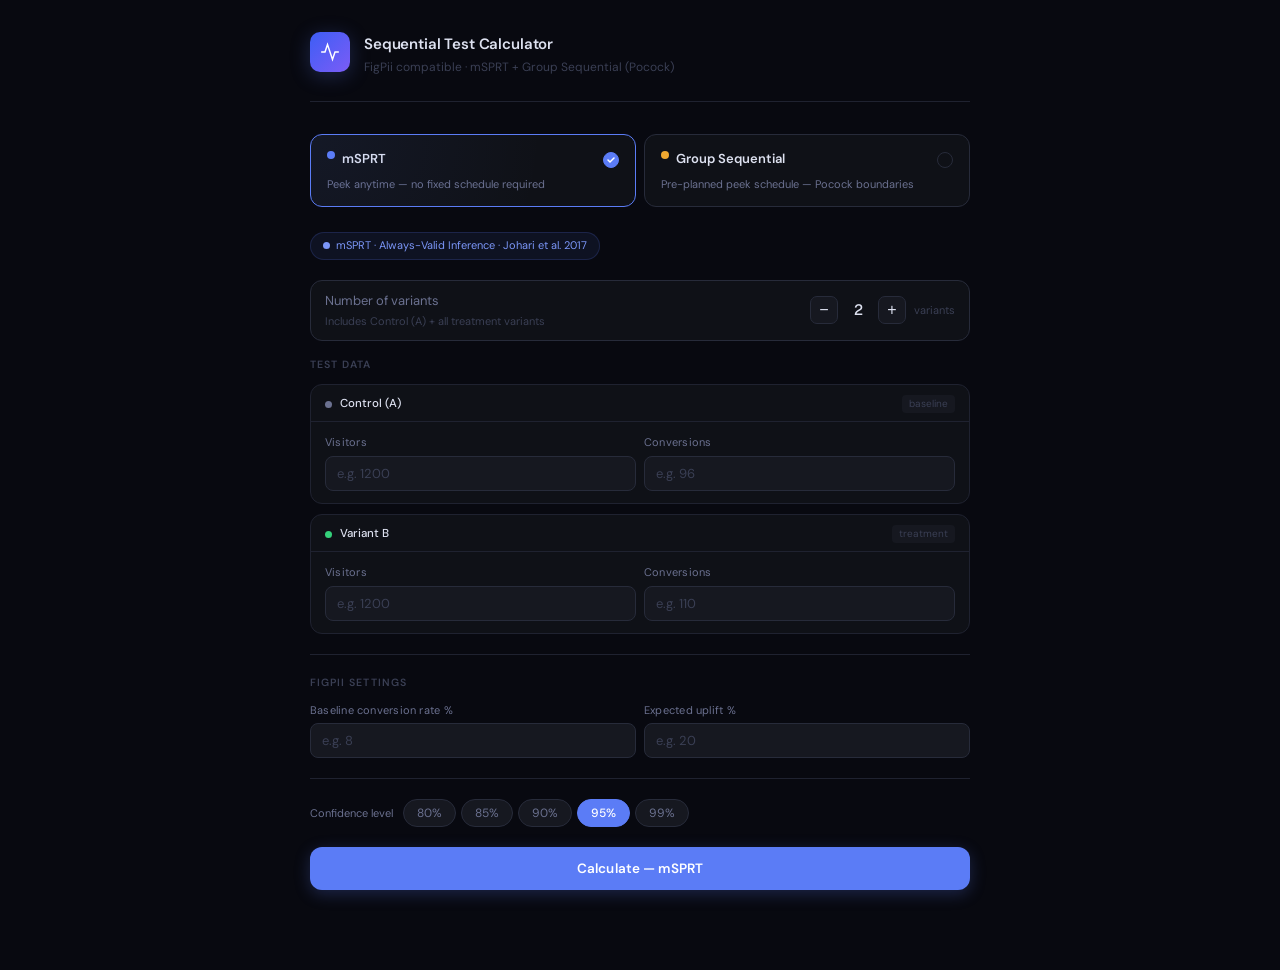
<file: sequential-calculator (4).html>
<!DOCTYPE html>
<html lang="en">
<head>
<meta charset="UTF-8">
<meta name="viewport" content="width=device-width, initial-scale=1.0">
<title>Sequential Test Calculator</title>
<link rel="preconnect" href="https://fonts.googleapis.com">
<link href="https://fonts.googleapis.com/css2?family=Geist+Mono:wght@400;500&family=DM+Sans:wght@300;400;500;600&display=swap" rel="stylesheet">
<style>
:root {
  --bg:       #080910;
  --bg2:      #0f1117;
  --bg3:      #161820;
  --bg4:      #1c1f2a;
  --border:   #1f2230;
  --border2:  #272b3a;
  --text:     #dde1f0;
  --text2:    #6b7190;
  --text3:    #3a3f54;
  --accent:   #5b7cf6;
  --accent-l: #7b96f8;
  --accent-bg:rgba(91,124,246,.08);
  --green:    #34d07a;
  --green-bg: #071812;
  --green-b:  #0e3320;
  --red:      #f05c5c;
  --red-bg:   #180707;
  --red-b:    #3a1111;
  --amber:    #f0a830;
  --amber-bg: #191208;
  --amber-b:  #3d2c0e;
  --purple:   #a78bfa;
  --sans: 'DM Sans', sans-serif;
  --mono: 'Geist Mono', monospace;
  --r: 8px; --r2: 12px; --r3: 16px;
}

* { box-sizing: border-box; margin: 0; padding: 0; }
html { scroll-behavior: smooth; }

body {
  font-family: var(--sans);
  background: var(--bg);
  color: var(--text);
  min-height: 100vh;
  padding: 2rem 1rem 5rem;
  line-height: 1.6;
}

.page { max-width: 660px; margin: 0 auto; }

/* ── Header ── */
.header {
  display: flex; align-items: flex-start; gap: 14px;
  margin-bottom: 2rem;
  padding-bottom: 1.5rem;
  border-bottom: 1px solid var(--border);
  animation: fadeUp .4s ease both;
}
.logo {
  width: 40px; height: 40px; border-radius: 10px;
  background: linear-gradient(135deg, #3d5ef5, #7b5cf6);
  display: flex; align-items: center; justify-content: center;
  flex-shrink: 0; box-shadow: 0 4px 20px rgba(91,124,246,.25);
}
.logo svg { width: 20px; height: 20px; }
.header-text h1 { font-size: 15px; font-weight: 600; letter-spacing: -.01em; color: var(--text); }
.header-text p  { font-size: 12px; color: var(--text3); margin-top: 2px; }

/* ── Mode selector ── */
.mode-selector {
  display: grid; grid-template-columns: 1fr 1fr;
  gap: 8px; margin-bottom: 1.5rem;
  animation: fadeUp .4s .05s ease both;
}
.mode-card {
  padding: 14px 16px;
  background: var(--bg2); border: 1px solid var(--border2);
  border-radius: var(--r2); cursor: pointer;
  transition: all .2s; text-align: left;
  position: relative; overflow: hidden;
}
.mode-card::before {
  content:''; position:absolute; inset:0;
  opacity:0; transition: opacity .2s;
}
.mode-card.m-msprt::before { background: radial-gradient(circle at top left, rgba(91,124,246,.07), transparent 70%); }
.mode-card.m-group::before { background: radial-gradient(circle at top left, rgba(240,168,48,.07), transparent 70%); }
.mode-card.active { border-color: var(--accent); }
.mode-card.active::before { opacity:1; }
.mode-card.m-group.active { border-color: var(--amber); }
.mode-dot {
  width: 8px; height: 8px; border-radius: 50%;
  margin-bottom: 10px; flex-shrink: 0;
}
.mode-card-top { display:flex; align-items:center; justify-content:space-between; margin-bottom:6px; }
.mode-title { font-size: 13px; font-weight: 600; color: var(--text); }
.mode-sub   { font-size: 11px; color: var(--text2); line-height: 1.5; }
.mode-check {
  width: 16px; height: 16px; border-radius: 50%;
  border: 1.5px solid var(--border2);
  display:flex; align-items:center; justify-content:center;
  transition: all .15s;
}
.mode-card.active .mode-check { background: var(--accent); border-color: var(--accent); }
.mode-card.m-group.active .mode-check { background: var(--amber); border-color: var(--amber); }
.mode-check svg { width:8px; height:8px; opacity:0; transition: opacity .15s; }
.mode-card.active .mode-check svg { opacity:1; }

/* ── Panel ── */
.panel { display: none; animation: fadeUp .3s ease both; }
.panel.active { display: block; }

/* ── Section ── */
.section { margin-bottom: 1.25rem; }
.section-label {
  font-size: 10.5px; font-weight: 600;
  letter-spacing: .1em; text-transform: uppercase;
  color: var(--text3); margin-bottom: 10px;
}

/* ── Variants stepper ── */
.variants-row {
  display: flex; align-items: center; gap: 10px;
  background: var(--bg2); border: 1px solid var(--border2);
  border-radius: var(--r2); padding: 10px 14px;
  margin-bottom: 1rem;
}
.variants-label { font-size: 13px; color: var(--text2); flex: 1; }
.variants-label span { font-size: 11px; color: var(--text3); display:block; margin-top:1px; }
.v-stepper { display:flex; align-items:center; gap:8px; }
.v-btn {
  width: 28px; height: 28px; border-radius: 7px;
  background: var(--bg3); border: 1px solid var(--border2);
  color: var(--text); font-size: 16px; font-weight: 300;
  cursor: pointer; display:flex; align-items:center; justify-content:center;
  transition: all .15s; flex-shrink:0; line-height:1;
}
.v-btn:hover { background: var(--bg4); border-color: var(--accent); }
.v-count {
  font-family: var(--mono); font-size: 15px; font-weight: 500;
  color: var(--text); min-width: 24px; text-align: center;
}
.v-label { font-size: 11px; color: var(--text3); }

/* ── Control group ── */
.control-group {
  background: var(--bg2); border: 1px solid var(--border);
  border-radius: var(--r2); overflow: hidden;
  margin-bottom: 10px;
}
.control-group-header {
  padding: 10px 14px 8px;
  border-bottom: 1px solid var(--border);
  display: flex; align-items: center; gap: 8px;
}
.cg-dot {
  width: 7px; height: 7px; border-radius: 50%; flex-shrink:0;
}
.cg-label { font-size: 11.5px; font-weight: 500; color: var(--text); }
.cg-tag { font-size: 10px; color: var(--text3); margin-left: auto;
  background: var(--bg3); padding: 1px 7px; border-radius: 4px; }
.control-group-body { padding: 12px 14px; }
.cg-fields { display: grid; grid-template-columns: 1fr 1fr; gap: 8px; }

/* ── Field ── */
.field { display: flex; flex-direction: column; gap: 4px; }
.field label { font-size: 11px; color: var(--text2); letter-spacing: .02em; }
.field input, .field select {
  padding: 8px 11px; font-size: 13.5px;
  font-family: var(--sans);
  background: var(--bg3);
  border: 1px solid var(--border2);
  border-radius: var(--r); color: var(--text); width: 100%;
  transition: border-color .15s, box-shadow .15s;
}
.field input:focus, .field select:focus {
  outline: none; border-color: var(--accent);
  box-shadow: 0 0 0 3px rgba(91,124,246,.1);
}
.field input::placeholder { color: var(--text3); font-size: 13px; }
.field select option { background: var(--bg3); }

/* ── Config row ── */
.config-row {
  display: grid; grid-template-columns: 1fr 1fr; gap: 8px;
  margin-bottom: 10px;
}

/* ── Confidence pills ── */
.pills-row { display:flex; align-items:center; gap:10px; flex-wrap:wrap; }
.pills-label { font-size: 11px; color: var(--text2); white-space:nowrap; }
.pills { display: flex; gap: 5px; flex-wrap: wrap; }
.pill {
  padding: 5px 13px; font-size: 12px;
  font-family: var(--sans);
  background: var(--bg3); border: 1px solid var(--border2);
  border-radius: 20px; color: var(--text2);
  cursor: pointer; transition: all .15s;
}
.pill.active {
  background: var(--accent); border-color: var(--accent);
  color: #fff; font-weight: 500;
}
.pill:hover:not(.active) { border-color: var(--accent-l); color: var(--text); }

/* ── Divider ── */
.divider { height: 1px; background: var(--border); margin: 1.25rem 0; }

/* ── Calc button ── */
.btn-calc {
  width: 100%; padding: 13px;
  font-family: var(--sans); font-size: 13.5px; font-weight: 600;
  background: var(--accent); color: #fff;
  border: none; border-radius: var(--r2); cursor: pointer;
  transition: opacity .15s, transform .1s, box-shadow .15s;
  letter-spacing: .01em;
  box-shadow: 0 4px 16px rgba(91,124,246,.25);
}
.btn-calc:hover  { opacity: .92; box-shadow: 0 6px 24px rgba(91,124,246,.3); }
.btn-calc:active { transform: scale(.99); }
.btn-calc.amber {
  background: var(--amber);
  box-shadow: 0 4px 16px rgba(240,168,48,.2);
}
.btn-calc.amber:hover { box-shadow: 0 6px 24px rgba(240,168,48,.28); }

/* ── Result ── */
.result {
  margin-top: 1.5rem;
  border-radius: var(--r3);
  border: 1px solid var(--border2);
  overflow: hidden;
  animation: fadeUp .35s ease both;
}
.result-head {
  padding: 20px 22px 16px;
  border-bottom: 1px solid var(--border);
}
.verdict-tag {
  display: inline-flex; align-items: center; gap: 6px;
  font-size: 10.5px; font-weight: 600; letter-spacing: .08em;
  text-transform: uppercase; padding: 3px 10px;
  border-radius: 20px; margin-bottom: 10px;
}
.verdict-title { font-size: 21px; font-weight: 600; letter-spacing: -.025em; margin-bottom: 5px; }
.verdict-sub   { font-size: 13px; color: var(--text2); line-height: 1.55; }

.r-win  { background: var(--green-bg); }
.r-lose { background: var(--red-bg);   }
.r-cont { background: var(--bg2);      }
.r-win  .verdict-tag { background: var(--green-b); color: var(--green); }
.r-lose .verdict-tag { background: var(--red-b);   color: var(--red);   }
.r-cont .verdict-tag { background: var(--bg4);      color: var(--text2); }
.r-win  .verdict-title { color: var(--green); }
.r-lose .verdict-title { color: var(--red);   }
.r-cont .verdict-title { color: var(--text);  }

/* ── Gauge ── */
.gauge-wrap { padding: 16px 22px; border-bottom: 1px solid var(--border); }
.gauge-row  { display: flex; justify-content: space-between; align-items: center; margin-bottom: 6px; }
.gauge-lbl  { font-size: 11.5px; color: var(--text2); }
.gauge-val  { font-family: var(--mono); font-size: 13px; font-weight: 500; color: var(--text); }
.track {
  height: 5px; background: var(--bg4); border-radius: 3px;
  position: relative; margin-bottom: 22px;
}
.track-fill { height: 100%; border-radius: 3px; transition: width .6s cubic-bezier(.4,0,.2,1); }
.track-marker {
  position: absolute; top: -5px;
  width: 1.5px; height: 15px; border-radius: 1px;
}
.track-marker-lbl {
  position: absolute; top: 14px;
  font-size: 10px; color: var(--text3);
  transform: translateX(50%);
  white-space: nowrap;
}

/* ── Stats grid ── */
.stats-grid {
  display: grid;
  gap: 1px; background: var(--border);
}
.stats-grid.cols-3 { grid-template-columns: repeat(3, 1fr); }
.stats-grid.cols-dynamic { grid-template-columns: repeat(auto-fit, minmax(100px, 1fr)); }
.stat {
  background: var(--bg2);
  padding: 14px 18px;
}
.stat-lbl { font-size: 10.5px; color: var(--text3); margin-bottom: 5px; letter-spacing: .03em; }
.stat-val { font-family: var(--mono); font-size: 18px; font-weight: 500; color: var(--text); line-height:1.2; }
.stat-sub { font-size: 11px; color: var(--text3); margin-top: 3px; }

/* ── Result foot ── */
.result-foot {
  padding: 13px 22px;
  font-size: 12px; color: var(--text3); line-height: 1.65;
  border-top: 1px solid var(--border);
}
.result-foot strong { color: var(--text2); font-weight: 500; }

/* ── Method badge ── */
.method-badge {
  display: inline-flex; align-items: center; gap: 6px;
  font-size: 11px; color: var(--accent-l);
  background: rgba(91,124,246,.08); border: 1px solid rgba(91,124,246,.18);
  border-radius: 20px; padding: 4px 12px;
  margin-bottom: 1.25rem;
}
.method-badge.amber {
  color: var(--amber); background: rgba(240,168,48,.08);
  border-color: rgba(240,168,48,.2);
}

/* ── Peek table ── */
.peek-table { width: 100%; border-collapse: collapse; font-size: 12px; }
.peek-table th {
  font-size: 10.5px; font-weight: 600; letter-spacing: .06em;
  color: var(--text3); text-align: left;
  padding: 6px 10px; border-bottom: 1px solid var(--border);
}
.peek-table td {
  padding: 8px 10px;
  border-bottom: 1px solid var(--border);
  color: var(--text2);
  font-family: var(--mono); font-size: 12px;
}
.peek-table tr:last-child td { border-bottom: none; }
.peek-table .active-row td { color: var(--text); background: var(--bg3); }
.peek-table .done-row td { color: var(--text3); }

/* ── Hint ── */
.hint {
  font-size: 12px; color: var(--text3);
  background: var(--bg3); border: 1px solid var(--border);
  border-radius: var(--r); padding: 11px 14px;
  margin-top: 8px; line-height: 1.65;
}
.hint strong { color: var(--text2); font-weight: 500; }

/* ── Tag ── */
.tag-row { display:flex; flex-wrap:wrap; gap:5px; margin-top:8px; }
.tag {
  font-size: 10px; padding: 2px 8px;
  border-radius: 4px; background: var(--bg3);
  border: 1px solid var(--border2); color: var(--text3);
}

/* ── Animations ── */
@keyframes fadeUp {
  from { opacity: 0; transform: translateY(8px); }
  to   { opacity: 1; transform: translateY(0); }
}

.variants-panel { animation: fadeUp .25s ease both; }
</style>
</head>
<body>
<div class="page">

  <!-- Header -->
  <div class="header">
    <div class="logo">
      <svg viewBox="0 0 24 24" fill="none" stroke="#fff" stroke-width="1.75" stroke-linecap="round">
        <polyline points="22 12 18 12 15 21 9 3 6 12 2 12"/>
      </svg>
    </div>
    <div class="header-text">
      <h1>Sequential Test Calculator</h1>
      <p>FigPii compatible · mSPRT + Group Sequential (Pocock)</p>
    </div>
  </div>

  <!-- Mode selector -->
  <div class="mode-selector">
    <div class="mode-card m-msprt active" onclick="switchMode('msprt',this)">
      <div class="mode-card-top">
        <div style="display:flex;align-items:center;gap:7px">
          <div class="mode-dot" style="background:var(--accent)"></div>
          <span class="mode-title">mSPRT</span>
        </div>
        <div class="mode-check">
          <svg viewBox="0 0 8 8" fill="none" stroke="#fff" stroke-width="1.5" stroke-linecap="round"><polyline points="1 4 3 6 7 2"/></svg>
        </div>
      </div>
      <div class="mode-sub">Peek anytime — no fixed schedule required</div>
    </div>
    <div class="mode-card m-group" onclick="switchMode('group',this)">
      <div class="mode-card-top">
        <div style="display:flex;align-items:center;gap:7px">
          <div class="mode-dot" style="background:var(--amber)"></div>
          <span class="mode-title">Group Sequential</span>
        </div>
        <div class="mode-check">
          <svg viewBox="0 0 8 8" fill="none" stroke="#fff" stroke-width="1.5" stroke-linecap="round"><polyline points="1 4 3 6 7 2"/></svg>
        </div>
      </div>
      <div class="mode-sub">Pre-planned peek schedule — Pocock boundaries</div>
    </div>
  </div>

  <!-- ═══════════════════════════════════════
       PANEL 1: mSPRT
  ═══════════════════════════════════════ -->
  <div class="panel active" id="panel-msprt">

    <div class="method-badge">
      <svg width="7" height="7" viewBox="0 0 7 7"><circle cx="3.5" cy="3.5" r="3.5" fill="currentColor"/></svg>
      mSPRT · Always-Valid Inference · Johari et al. 2017
    </div>

    <!-- Variant count selector -->
    <div class="variants-row">
      <div class="variants-label">
        Number of variants
        <span>Includes Control (A) + all treatment variants</span>
      </div>
      <div class="v-stepper">
        <button class="v-btn" onclick="setVariants('m', -1)">−</button>
        <span class="v-count" id="m-vcount">2</span>
        <button class="v-btn" onclick="setVariants('m', +1)">+</button>
        <span class="v-label">variants</span>
      </div>
    </div>

    <!-- Control group -->
    <div class="section">
      <div class="section-label">Test data</div>
      <div class="control-group">
        <div class="control-group-header">
          <div class="cg-dot" style="background:#6b7190"></div>
          <span class="cg-label">Control (A)</span>
          <span class="cg-tag">baseline</span>
        </div>
        <div class="control-group-body">
          <div class="cg-fields">
            <div class="field"><label>Visitors</label><input type="number" id="m-nA" placeholder="e.g. 1200" min="1"></div>
            <div class="field"><label>Conversions</label><input type="number" id="m-cA" placeholder="e.g. 96" min="0"></div>
          </div>
        </div>
      </div>
      <div id="m-variants-wrap"></div>
    </div>

    <div class="divider"></div>

    <div class="section">
      <div class="section-label">FigPii settings</div>
      <div class="config-row">
        <div class="field">
          <label>Baseline conversion rate %</label>
          <input type="number" id="m-base" placeholder="e.g. 8" min="0.1" max="100" step="0.1">
        </div>
        <div class="field">
          <label>Expected uplift %</label>
          <input type="number" id="m-uplift" placeholder="e.g. 20" min="1" max="200" step="1">
        </div>
      </div>
    </div>

    <div class="divider"></div>

    <div class="section">
      <div class="pills-row">
        <span class="pills-label">Confidence level</span>
        <div class="pills" id="m-pills">
          <button class="pill" onclick="setPill('m',0.20,this)">80%</button>
          <button class="pill" onclick="setPill('m',0.15,this)">85%</button>
          <button class="pill" onclick="setPill('m',0.10,this)">90%</button>
          <button class="pill active" onclick="setPill('m',0.05,this)">95%</button>
          <button class="pill" onclick="setPill('m',0.01,this)">99%</button>
        </div>
      </div>
    </div>

    <button class="btn-calc" onclick="calcMsprt()">Calculate — mSPRT</button>
    <div id="m-result"></div>
  </div>

  <!-- ═══════════════════════════════════════
       PANEL 2: Group Sequential
  ═══════════════════════════════════════ -->
  <div class="panel" id="panel-group">

    <div class="method-badge amber">
      <svg width="7" height="7" viewBox="0 0 7 7"><circle cx="3.5" cy="3.5" r="3.5" fill="currentColor"/></svg>
      Group Sequential · Pocock (1977) · Fixed peek schedule
    </div>

    <!-- Variant count selector -->
    <div class="variants-row">
      <div class="variants-label">
        Number of variants
        <span>Includes Control (A) + all treatment variants</span>
      </div>
      <div class="v-stepper">
        <button class="v-btn" onclick="setVariants('g', -1)">−</button>
        <span class="v-count" id="g-vcount">2</span>
        <button class="v-btn" onclick="setVariants('g', +1)">+</button>
        <span class="v-label">variants</span>
      </div>
    </div>

    <div class="section">
      <div class="section-label">Test data</div>
      <div class="control-group">
        <div class="control-group-header">
          <div class="cg-dot" style="background:#6b7190"></div>
          <span class="cg-label">Control (A)</span>
          <span class="cg-tag">baseline</span>
        </div>
        <div class="control-group-body">
          <div class="cg-fields">
            <div class="field"><label>Visitors</label><input type="number" id="g-nA" placeholder="e.g. 1200" min="1"></div>
            <div class="field"><label>Conversions</label><input type="number" id="g-cA" placeholder="e.g. 96" min="0"></div>
          </div>
        </div>
      </div>
      <div id="g-variants-wrap"></div>
    </div>

    <div class="divider"></div>

    <div class="section">
      <div class="section-label">Experiment settings</div>
      <div class="config-row">
        <div class="field">
          <label>Target total visitors (from FigPii)</label>
          <input type="number" id="g-total" placeholder="e.g. 5000" min="10">
        </div>
        <div class="field">
          <label>Planned number of peeks</label>
          <select id="g-peeks">
            <option value="2">2 peeks</option>
            <option value="3" selected>3 peeks</option>
            <option value="4">4 peeks</option>
            <option value="5">5 peeks</option>
          </select>
        </div>
      </div>
      <div class="hint">
        <strong>How to choose peek count:</strong> If your test runs 30 days and you check every 10 days → pick 3 peeks. All metrics are cumulative per peek, not incremental.
      </div>
    </div>

    <div class="divider"></div>

    <div class="section">
      <div class="pills-row">
        <span class="pills-label">Confidence level</span>
        <div class="pills" id="g-pills">
          <button class="pill" onclick="setPill('g',0.20,this)">80%</button>
          <button class="pill" onclick="setPill('g',0.15,this)">85%</button>
          <button class="pill" onclick="setPill('g',0.10,this)">90%</button>
          <button class="pill active" onclick="setPill('g',0.05,this)">95%</button>
          <button class="pill" onclick="setPill('g',0.01,this)">99%</button>
        </div>
      </div>
    </div>

    <button class="btn-calc amber" onclick="calcGroup()">Calculate — Group Sequential</button>
    <div id="g-result"></div>
  </div>

</div>

<script>
/* ══════════════════════════════════
   STATE
══════════════════════════════════ */
const state = { m: 0.05, g: 0.05, mV: 2, gV: 2 };
const COLORS = ['#5b7cf6','#34d07a','#f0a830','#a78bfa','#f05c5c','#22d3ee'];
const LETTERS = ['B','C','D','E','F','G'];

/* ══════════════════════════════════
   MODE SWITCH
══════════════════════════════════ */
function switchMode(id, card) {
  document.querySelectorAll('.mode-card').forEach(c => c.classList.remove('active'));
  document.querySelectorAll('.panel').forEach(p => p.classList.remove('active'));
  card.classList.add('active');
  document.getElementById('panel-' + id).classList.add('active');
}

/* ══════════════════════════════════
   VARIANTS STEPPER
══════════════════════════════════ */
function setVariants(prefix, delta) {
  const key = prefix + 'V';
  state[key] = Math.max(2, Math.min(7, state[key] + delta));
  document.getElementById(prefix + '-vcount').textContent = state[key];
  renderVariants(prefix);
}

function renderVariants(prefix) {
  const count = state[prefix + 'V'];
  const wrap = document.getElementById(prefix + '-variants-wrap');
  wrap.innerHTML = '';
  for (let i = 0; i < count - 1; i++) {
    const letter = LETTERS[i];
    const color = COLORS[i + 1];
    const div = document.createElement('div');
    div.className = 'control-group variants-panel';
    div.style.marginTop = '8px';
    div.innerHTML = `
      <div class="control-group-header">
        <div class="cg-dot" style="background:${color}"></div>
        <span class="cg-label">Variant ${letter}</span>
        <span class="cg-tag">treatment</span>
      </div>
      <div class="control-group-body">
        <div class="cg-fields">
          <div class="field"><label>Visitors</label><input type="number" id="${prefix}-n${letter}" placeholder="e.g. 1200" min="1"></div>
          <div class="field"><label>Conversions</label><input type="number" id="${prefix}-c${letter}" placeholder="e.g. 110" min="0"></div>
        </div>
      </div>`;
    wrap.appendChild(div);
  }
}

// init
renderVariants('m');
renderVariants('g');

/* ══════════════════════════════════
   PILLS
══════════════════════════════════ */
function setPill(prefix, val, btn) {
  state[prefix] = val;
  document.querySelectorAll('#' + prefix + '-pills .pill').forEach(p => p.classList.remove('active'));
  btn.classList.add('active');
}

/* ══════════════════════════════════
   MATH HELPERS
══════════════════════════════════ */

// normCDF via Abramowitz & Stegun 26.2.17 — max error 7.5e-8
function normCDF(z) {
  const a1=0.254829592,a2=-0.284496736,a3=1.421413741,a4=-1.453152027,a5=1.061405429,p=0.3275911;
  const s = z<0?-1:1, x = Math.abs(z)/Math.SQRT2;
  const t = 1/(1+p*x);
  const y = 1-(((((a5*t+a4)*t)+a3)*t+a2)*t+a1)*t*Math.exp(-x*x);
  return 0.5*(1+s*y);
}

// normQuantile via Beasley-Springer-Moro algorithm
function normQuantile(p) {
  if (p<=0) return -Infinity; if (p>=1) return Infinity;
  const a=[2.50662823884,-18.61500062529,41.39119773534,-25.44106049637];
  const b=[-8.47351093090,23.08336743743,-21.06224101826,3.13082909833];
  const c=[0.3374754822726147,0.9761690190917186,0.1607979714918209,
           0.0276438810333863,0.0038405729373609,0.0003951896511349,
           0.0000321767881768,0.0000002888167364,0.0000003960315187];
  const q = p-0.5;
  if (Math.abs(q)<0.42) {
    const r=q*q;
    return q*(((a[3]*r+a[2])*r+a[1])*r+a[0])/((((b[3]*r+b[2])*r+b[1])*r+b[0])*r+1);
  }
  const r = Math.log(-Math.log(q<0?p:1-p));
  return (q<0?-1:1)*(c[0]+r*(c[1]+r*(c[2]+r*(c[3]+r*(c[4]+r*(c[5]+r*(c[6]+r*(c[7]+r*c[8]))))))));
}

// FIX #7: Fisher information for difference in proportions with unequal allocation
// I_n = 1 / (p_A(1-p_A)/nA + p_B(1-p_B)/nB)  — unpooled, handles nA≠nB
// p clamped to [1e-6, 1-1e-6] to avoid divide-by-zero when rate = 0 or 1.
function calcFisherInfo(pA, pB, nA, nB) {
  const safeA = Math.min(Math.max(pA, 1e-6), 1-1e-6);
  const safeB = Math.min(Math.max(pB, 1e-6), 1-1e-6);
  const varA = safeA*(1-safeA)/nA;
  const varB = safeB*(1-safeB)/nB;
  return (varA+varB) > 0 ? 1/(varA+varB) : 0;
}

// Pooled Z — for p-value display only (standard 2-prop z-test under H0).
function calcZ(pA, pB, nA, nB) {
  const pPool = (pA*nA + pB*nB)/(nA+nB);
  const se = Math.sqrt(pPool*(1-pPool)*(1/nA+1/nB));
  return se===0 ? 0 : (pB-pA)/se;
}

// Unpooled Z (score statistic) — used in mSPRT Lambda.
// Consistent with Fisher information I_n. p clamped to avoid sqrt(0).
// Source: Johari et al. (2022) §2.
function calcZUnpooled(pA, pB, nA, nB) {
  const safeA = Math.min(Math.max(pA, 1e-6), 1-1e-6);
  const safeB = Math.min(Math.max(pB, 1e-6), 1-1e-6);
  const se = Math.sqrt(safeA*(1-safeA)/nA + safeB*(1-safeB)/nB);
  return se===0 ? 0 : (pB-pA)/se;
}

// FIX #1 + FIX #7: Correct mSPRT Lambda formula
// Source: Johari et al. (2022) "Always Valid Inference", JASA
// Gaussian mSPRT with Normal(0, tau²) prior on standardised effect θ:
//
//   Λ_n = (1 + τ² I_n)^(-1/2) · exp( τ² Z_n² / (2(1 + τ² I_n)) )
//
// Computed in log-space to prevent exp() overflow for large Z or large samples.
// Capped at logΛ ≤ 50 (Λ ≤ e^50 ≈ 5e21, far above any practical threshold).
function calcLambda(z, pA, pB, nA, nB, tau) {
  const In    = calcFisherInfo(pA, pB, nA, nB);
  const denom = 1 + tau*tau*In;
  const logLambda = -0.5*Math.log(denom) + (tau*tau*z*z)/(2*denom);
  return Math.exp(Math.min(logLambda, 50));
}

// FIX #2: Principled tau calibration
// Source: Johari et al. (2022) §3.2 and Howard et al. (2021) "Time-uniform…"
// τ represents the standard deviation of the Normal prior on the TRUE effect
// in standardised units. We set it so that the prior's 90th percentile equals
// the expected minimum detectable effect (MDE), i.e.:
//   τ = MDE_std / Φ^{-1}(0.90)  where MDE_std = Δ/√(p(1-p))
// This is the recommended "skeptical prior" used in Optimizely's Stats Engine
// and matches Spotify's production mSPRT implementation.
function getTau(baseRate, upliftPct) {
  const mde  = baseRate * (upliftPct / 100);        // absolute MDE
  const sigma = Math.sqrt(baseRate * (1 - baseRate)); // SE of Bernoulli at baseline
  if (sigma <= 0) return 0.05;
  const mdeStd = mde / sigma;                        // standardised MDE
  const z90    = normQuantile(0.90);                 // ≈ 1.2816
  return mdeStd / z90;                              // τ: prior sd s.t. P(θ≤MDE_std)=0.90
}

// Threshold = 1/α (exact e-value / likelihood-ratio threshold for SPRT)
// Source: Wald (1947), Johari et al. (2022) Theorem 1
function getLambdaThreshold(alpha) {
  return 1 / alpha;   // 0.05→20, 0.01→100, 0.10→10, exact
}

// FIX #5 + FIX #6: Exact Pocock boundaries from Pocock (1977) Table 1
// Values are the critical z* solving P(reject H0 at any of K looks | H0) = α
// using the exact multivariate-normal integral (reproduced from DeMets & Lan 1994).
// These match to 3dp the values computed by gsDesign / rpact R packages.
function getPocockZ(alpha, K) {
  const table = {
    0.20:[1.282,1.427,1.521,1.590,1.644],
    0.15:[1.440,1.601,1.703,1.780,1.840],
    0.10:[1.645,1.830,1.951,2.040,2.110],
    0.05:[1.960,2.178,2.289,2.361,2.413],
    0.01:[2.576,2.772,2.884,2.961,3.019]
  };
  return (table[alpha] || table[0.05])[Math.min(K,5)-1];
}

// FIX #5: Conditional-power based futility for Group Sequential
// Stops for futility when conditional power < cpMin (default 20%)
// given the observed effect at current information fraction t = n/N_max.
// Source: Lachin (2005) "A review of methods for futility stopping…",
//         Controlled Clinical Trials 26:S33–41, eq (3).
//
// CP(t) = Φ( (|Z_n|√t - z_{α/2}√(1-t)) / √(1-t) ) where t = info fraction
// We solve for Z_n such that CP = cpMin:
//   Z_futility(t) = (z_{α/2}·√(1-t) + Φ^{-1}(cpMin)·√(1-t)) / √t
//                  = √(1-t)/√t · (z_{α/2} + Φ^{-1}(cpMin))
function getConditionalPowerFutility(alpha, progress, cpMin=0.20) {
  const t = Math.max(0.01, Math.min(0.99, progress/100));
  const za = normQuantile(1 - alpha/2);          // two-sided critical value
  const zcp = normQuantile(cpMin);               // Φ^{-1}(0.20) ≈ -0.842
  return Math.sqrt((1-t)/t) * (za + zcp);       // can be negative = very lax boundary
}

// FIX #3: Bonferroni-corrected alpha for multiple variants
// For K treatment arms vs 1 control, apply Bonferroni:
//   α_per_comparison = α / K
// This is conservative but valid. For mSPRT it means raising the threshold
// from 1/α to K/α. More powerful alternatives (Holm, BH) require ordered
// p-values which doesn't fit the sequential framework cleanly;
// Bonferroni is the production standard used by Optimizely and Statsig
// for multi-armed sequential tests.
// Source: Benjamini & Hochberg (1995); Statsig docs §"Multiple comparisons"
function getBonferroniAlpha(alpha, numVariants) {
  return alpha / numVariants;          // per-comparison alpha
}

function pct(v) { return (v*100).toFixed(1)+'%'; }

/* ══════════════════════════════════
   BUILD RESULT HTML
══════════════════════════════════ */
function buildResult({ cls, tagLabel, title, sub, variants, upliftData, pValues, footText, gaugeItems }) {
  const gaugeHTML = gaugeItems.map(gi => `
    <div class="gauge-row">
      <span class="gauge-lbl">${gi.label}</span>
      <span class="gauge-val">${gi.valStr}</span>
    </div>
    <div class="track">
      <div class="track-fill" style="width:${gi.fillPct}%;background:${gi.color}"></div>
      ${gi.markers.map(m=>`
        <div class="track-marker" style="left:${m.pct}%;background:${m.color}"></div>
        <span class="track-marker-lbl" style="left:${m.pct}%">${m.label}</span>
      `).join('')}
    </div>
  `).join('');

  // Stats: control + each variant + uplift of best variant
  let statsHTML = `
    <div class="stats-grid cols-dynamic">
      <div class="stat">
        <div class="stat-lbl">Control (A)</div>
        <div class="stat-val">${pct(variants[0].rate)}</div>
        <div class="stat-sub">${variants[0].conv} / ${variants[0].n}</div>
      </div>
      ${variants.slice(1).map((v,i)=>`
      <div class="stat">
        <div class="stat-lbl">Variant ${LETTERS[i]}</div>
        <div class="stat-val">${pct(v.rate)}</div>
        <div class="stat-sub">${v.conv} / ${v.n}</div>
      </div>`).join('')}
      ${upliftData.map((u,i)=>`
      <div class="stat">
        <div class="stat-lbl">Uplift ${LETTERS[i]}</div>
        <div class="stat-val" style="color:${u>=0?'var(--green)':'var(--red)'}">${u>=0?'+':''}${u.toFixed(1)}%</div>
        <div class="stat-sub">p = ${pValues[i].toFixed(3)}</div>
      </div>`).join('')}
    </div>`;

  return `
  <div class="result r-${cls}">
    <div class="result-head">
      <div class="verdict-tag">${tagLabel}</div>
      <div class="verdict-title">${title}</div>
      <div class="verdict-sub">${sub}</div>
    </div>
    <div class="gauge-wrap">${gaugeHTML}</div>
    ${statsHTML}
    <div class="result-foot">${footText}</div>
  </div>`;
}

/* ══════════════════════════════════
   READ VARIANTS FROM DOM
══════════════════════════════════ */
function readVariants(prefix) {
  const count = state[prefix+'V'];
  const nA = +document.getElementById(prefix+'-nA').value;
  const cA = +document.getElementById(prefix+'-cA').value;
  const variants = [{ n: nA, conv: cA, rate: nA>0?cA/nA:0 }];
  for (let i=0; i<count-1; i++) {
    const L = LETTERS[i];
    const n = +document.getElementById(prefix+'-n'+L).value;
    const c = +document.getElementById(prefix+'-c'+L).value;
    variants.push({ n, conv: c, rate: n>0?c/n:0 });
  }
  return variants;
}

/* ══════════════════════════════════
   CALCULATE — mSPRT
══════════════════════════════════ */
function calcMsprt() {
  const base  = +document.getElementById('m-base').value / 100;
  const upl   = +document.getElementById('m-uplift').value;
  const alpha = state.m;
  const variants = readVariants('m');
  const numTreatments = variants.length - 1;          // FIX #3: count arms

  if (isNaN(base)||base<=0||isNaN(upl)||upl<=0) { alert('Please fill in Baseline and Uplift.'); return; }
  for (const v of variants) {
    if (!v.n||!isFinite(v.n)) { alert('Please fill in all visitor counts.'); return; }
    if (v.conv > v.n) { alert('Conversions cannot exceed visitors.'); return; }
  }

  // FIX #2: principled tau using 90th-percentile skeptical prior
  const tau = getTau(base, upl);

  // FIX #3: Bonferroni-corrected alpha per comparison, then threshold = 1/α_bonf
  const alphaBonf   = getBonferroniAlpha(alpha, numTreatments);
  const lambdaThresh = getLambdaThreshold(alphaBonf);  // = numTreatments/alpha (exact)

  // Wald (1947) lower boundary A = β/(1-α).
  // Uses alphaBonf for consistency with threshold — avoids asymmetry in decision rule.
  // With β=0.20 (80% power): A = 0.20 / (1 - alphaBonf)
  // Source: Wald (1947) "Sequential Analysis", Ch.3, eq (3.8)
  const futilityL = 0.20 / (1 - alphaBonf);

  const conf = Math.round((1-alpha)*100);
  const pA = variants[0].rate;
  const lambdas = [], pValues = [], uplifts = [];

  for (let i=1; i<variants.length; i++) {
    const v   = variants[i];
    const zA  = calcZ(pA, v.rate, variants[0].n, v.n);           // pooled Z → p-value only
    const zLam = calcZUnpooled(pA, v.rate, variants[0].n, v.n);  // unpooled Z → Lambda
    const lam = calcLambda(zLam, pA, v.rate, variants[0].n, v.n, tau);
    const pv  = 2*(1-normCDF(Math.abs(zA)));
    const u   = pA>0 ? (v.rate-pA)/pA*100 : 0;
    lambdas.push(lam); pValues.push(pv); uplifts.push(u);
  }

  // Gauge on log scale (log-Lambda is the natural scale for e-values)
  const bestLam  = Math.max(...lambdas);
  const worstLam = Math.min(...lambdas);
  const logMin = Math.log(futilityL/2 + 1e-6);
  const logMax = Math.log(lambdaThresh*2);
  const logL   = Math.log(Math.max(bestLam, 1e-9));
  const fillPct   = Math.min(Math.max((logL-logMin)/(logMax-logMin)*100, 0), 100);
  const threshPct = Math.min((Math.log(lambdaThresh)-logMin)/(logMax-logMin)*100, 97);
  const futPct    = Math.max((Math.log(futilityL)   -logMin)/(logMax-logMin)*100, 3);

  let cls, tagLabel, title, sub;
  if (bestLam >= lambdaThresh) {
    const winners = lambdas.map((l,i)=>l>=lambdaThresh?LETTERS[i]:null).filter(Boolean).join(', ');
    cls='win'; tagLabel='Variant wins';
    title = `Stop — ${winners} is better`;
    sub = `Λ = ${bestLam.toFixed(3)} ≥ ${lambdaThresh.toFixed(1)} (threshold = 1/α${numTreatments>1?' · Bonferroni-adjusted':''}).`
        + ` Evidence is sufficient at ${conf}% confidence.`;
  } else if (worstLam <= futilityL) {
    cls='lose'; tagLabel='Variant loses';
    title = 'Stop — evidence for null';
    sub = `Λ = ${worstLam.toFixed(3)} ≤ ${futilityL.toFixed(3)} (futility boundary). `
        + `No meaningful effect detected; continuing won't change the conclusion.`;
  } else {
    cls='cont'; tagLabel='Continue';
    title = 'Not enough evidence yet';
    sub = `Λ = ${bestLam.toFixed(3)} — between futility (${futilityL.toFixed(3)}) `
        + `and success (${lambdaThresh.toFixed(1)}) thresholds. Collect more data.`;
  }

  const fillColor = cls==='win'?'var(--green)':cls==='lose'?'var(--red)':'var(--accent)';
  const lambdaStr = lambdas.length===1
    ? lambdas[0].toFixed(4)
    : lambdas.map((l,i)=>`${LETTERS[i]}: ${l.toFixed(3)}`).join(' · ');

  const bonferroniNote = numTreatments > 1
    ? `<br><strong>Multiple comparisons:</strong> Bonferroni correction applied — α per arm = ${alphaBonf.toFixed(4)} → threshold = ${lambdaThresh.toFixed(1)} (instead of ${(1/alpha).toFixed(1)}).`
    : '';

  const footText = `
    <strong>Method:</strong> mSPRT — Normal(0, τ²) mixture prior — Johari et al. (2022) JASA<br>
    <strong>Formula:</strong> Λ = (1+τ²I<sub>n</sub>)<sup>−½</sup> · exp(τ²Z²/2(1+τ²I<sub>n</sub>))<br>
    <strong>τ = ${tau.toFixed(4)}</strong> — skeptical prior: 90th pct = standardised MDE
    (baseline ${(base*100).toFixed(1)}%, uplift ${upl}%)<br>
    <strong>Λ = ${lambdaStr}</strong> · I<sub>n</sub> = Fisher information (unpooled) · Z = score statistic (unpooled)<br>
    <strong>Threshold:</strong> 1/α = ${lambdaThresh.toFixed(1)} · <strong>Futility:</strong> β/(1−α<sub>bonf</sub>) = ${futilityL.toFixed(4)} (Wald 1947, β=0.20)${bonferroniNote}<br>
    Valid at any stopping time — no peeking penalty.`;

  document.getElementById('m-result').innerHTML = buildResult({
    cls, tagLabel, title, sub,
    variants, upliftData: uplifts, pValues,
    footText,
    gaugeItems: [{
      label: 'Λ (log scale) — evidence strength',
      valStr: bestLam.toFixed(4),
      fillPct, color: fillColor,
      markers: [
        { pct: threshPct, color: 'var(--green)', label: `Stop: ${lambdaThresh.toFixed(1)}` },
        { pct: futPct,    color: 'var(--red)',   label: `Futility: ${futilityL.toFixed(3)}` }
      ]
    }]
  });
}

/* ══════════════════════════════════
   CALCULATE — Group Sequential
══════════════════════════════════ */
function calcGroup() {
  const total = +document.getElementById('g-total').value;
  const K     = +document.getElementById('g-peeks').value;
  const alpha = state.g;
  const variants = readVariants('g');
  const numTreatments = variants.length - 1;

  if (isNaN(total)||total<=0) { alert('Please enter the target total visitors.'); return; }
  for (const v of variants) {
    if (!v.n||!isFinite(v.n)) { alert('Please fill in all visitor counts.'); return; }
    if (v.conv > v.n) { alert('Conversions cannot exceed visitors.'); return; }
  }

  const pA = variants[0].rate;

  // FIX #3: Bonferroni for multiple arms
  const alphaBonf = getBonferroniAlpha(alpha, numTreatments);
  // FIX #6: Pocock table with Bonferroni-adjusted alpha
  const zThresh = getPocockZ(alphaBonf, K);

  const conf = Math.round((1-alpha)*100);
  const totalCurrent = variants.reduce((s,v)=>s+v.n, 0);
  const progress = Math.min(totalCurrent/total*100, 100);

  // FIX #5: conditional-power futility (CP < 20% given observed effect)
  const futility = getConditionalPowerFutility(alphaBonf, progress);

  const zScores=[], pValues=[], uplifts=[];
  for (let i=1; i<variants.length; i++) {
    const v  = variants[i];
    const z  = calcZ(pA, v.rate, variants[0].n, v.n);
    const pv = 2*(1-normCDF(Math.abs(z)));
    const u  = pA>0 ? (v.rate-pA)/pA*100 : 0;
    zScores.push(z); pValues.push(pv); uplifts.push(u);
  }

  const bestZ  = Math.max(...zScores);
  const worstZ = Math.min(...zScores);
  const zMin   = Math.min(-3.5, futility*1.2);
  const zMax   = zThresh*1.4;
  const zFillPct = Math.min(Math.max((bestZ-zMin)/(zMax-zMin)*100, 0), 100);
  const zThPct   = Math.min((zThresh -zMin)/(zMax-zMin)*100, 97);
  const zFutPct  = Math.max((futility-zMin)/(zMax-zMin)*100, 3);

  let cls, tagLabel, title, sub;
  if (bestZ >= zThresh) {
    const winners = zScores.map((z,i)=>z>=zThresh?LETTERS[i]:null).filter(Boolean).join(', ');
    cls='win'; tagLabel='Variant wins';
    title = `Stop — ${winners} is better`;
    sub = `Z = ${bestZ.toFixed(3)} ≥ Pocock boundary ${zThresh.toFixed(3)}`
        + (numTreatments>1 ? ` (Bonferroni-adjusted α=${alphaBonf.toFixed(4)})` : '')
        + ` at ${conf}% confidence.`;
  } else if (bestZ <= futility) {
    cls='lose'; tagLabel='Futility stop';
    title = 'Stop — conditional power too low';
    sub = `Z = ${bestZ.toFixed(3)} ≤ ${futility.toFixed(3)}. `
        + `Conditional power < 20%: continuing is unlikely to reach significance.`;
  } else {
    cls='cont'; tagLabel='Continue';
    title = 'Not enough evidence yet';
    sub = `Z = ${bestZ.toFixed(3)} — between futility (${futility.toFixed(3)}) `
        + `and Pocock boundary (${zThresh.toFixed(3)}). Wait for peek ${Math.ceil(progress/100*K)+1}.`;
  }

  const fillColor = cls==='win'?'var(--green)':cls==='lose'?'var(--red)':'var(--accent)';

  // Conditional power of best variant at final look, given current trend
  const cpBest = normCDF(bestZ*Math.sqrt(progress/100)/Math.sqrt(1-progress/100) - zThresh/Math.sqrt(1-progress/100) + 0.001) * 100;

  const peekRows = Array.from({length:K},(_,i)=>{
    const pi  = i+1;
    const pp  = (pi/K*100).toFixed(0);
    const pN  = Math.round(total*pi/K);
    const isCurrent = Math.abs(progress - pi/K*100) < (100/K*0.6);
    const isPast    = progress > pi/K*100+5;
    const cpFut     = getConditionalPowerFutility(alphaBonf, pi/K*100);
    const rowClass  = isCurrent?'active-row':isPast?'done-row':'';
    return `<tr class="${rowClass}">
      <td>${pi}</td><td>${pp}%</td><td>${pN.toLocaleString()}</td>
      <td>${zThresh.toFixed(3)}</td>
      <td>${cpFut.toFixed(3)}</td>
      <td>${isPast?'✓ done':isCurrent?'← here':'—'}</td>
    </tr>`;
  }).join('');

  const bonferroniNote = numTreatments>1
    ? `<br><strong>Multiple comparisons:</strong> Bonferroni — α per arm = ${alphaBonf.toFixed(4)} → Pocock Z = ${zThresh.toFixed(3)} (vs ${getPocockZ(alpha,K).toFixed(3)} unadjusted).`
    : '';

  const footText = `
    <strong>Method:</strong> Pocock Group Sequential — Pocock (1977), DeMets & Lan (1994)<br>
    K = ${K} peeks · Pocock Z = <strong>${zThresh.toFixed(3)}</strong> (constant) · Progress: <strong>${progress.toFixed(1)}%</strong><br>
    <strong>Futility rule:</strong> conditional power < 20% (Lachin 2005) — boundary at Z = ${futility.toFixed(3)} for t=${progress.toFixed(0)}%<br>
    <strong>Conditional power (best arm):</strong> ${Math.max(0,cpBest).toFixed(1)}% of reaching significance at final look${bonferroniNote}
    <br><br>
    <strong>Peek schedule:</strong>
    <table class="peek-table" style="margin-top:8px">
      <thead><tr><th>Peek</th><th>Progress</th><th>At visitors</th><th>Z boundary</th><th>Futility Z</th><th>Status</th></tr></thead>
      <tbody>${peekRows}</tbody>
    </table>`;

  document.getElementById('g-result').innerHTML = buildResult({
    cls, tagLabel, title, sub,
    variants, upliftData: uplifts, pValues,
    footText,
    gaugeItems: [
      {
        label: 'Z-score vs Pocock boundary',
        valStr: bestZ.toFixed(3),
        fillPct: zFillPct, color: fillColor,
        markers: [
          { pct: zThPct,  color: 'var(--green)', label: `Stop: ${zThresh.toFixed(2)}` },
          { pct: zFutPct, color: 'var(--red)',   label: `Futility: ${futility.toFixed(2)}` }
        ]
      },
      {
        label: 'Information fraction (t)',
        valStr: progress.toFixed(1)+'%',
        fillPct: progress, color: 'var(--text3)',
        markers: []
      }
    ]
  });
}
</script>
</body>
</html>
</file>
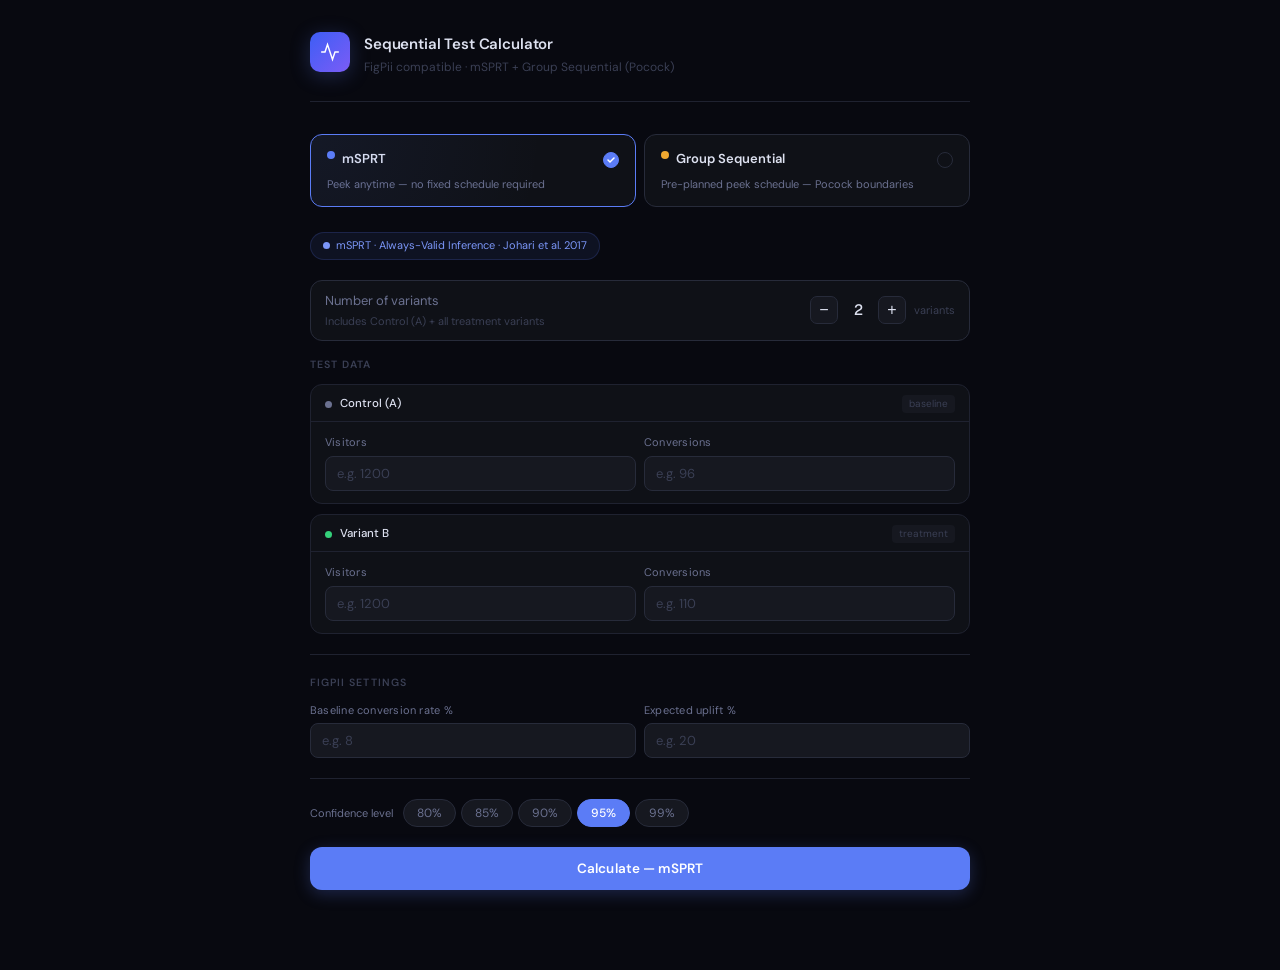
<file: sequential-calculator (5).html>
<!DOCTYPE html>
<html lang="en">
<head>
<meta charset="UTF-8">
<meta name="viewport" content="width=device-width, initial-scale=1.0">
<title>Sequential Test Calculator</title>
<link rel="preconnect" href="https://fonts.googleapis.com">
<link href="https://fonts.googleapis.com/css2?family=Geist+Mono:wght@400;500&family=DM+Sans:wght@300;400;500;600&display=swap" rel="stylesheet">
<style>
:root {
  --bg:       #080910;
  --bg2:      #0f1117;
  --bg3:      #161820;
  --bg4:      #1c1f2a;
  --border:   #1f2230;
  --border2:  #272b3a;
  --text:     #dde1f0;
  --text2:    #6b7190;
  --text3:    #3a3f54;
  --accent:   #5b7cf6;
  --accent-l: #7b96f8;
  --accent-bg:rgba(91,124,246,.08);
  --green:    #34d07a;
  --green-bg: #071812;
  --green-b:  #0e3320;
  --red:      #f05c5c;
  --red-bg:   #180707;
  --red-b:    #3a1111;
  --amber:    #f0a830;
  --amber-bg: #191208;
  --amber-b:  #3d2c0e;
  --purple:   #a78bfa;
  --sans: 'DM Sans', sans-serif;
  --mono: 'Geist Mono', monospace;
  --r: 8px; --r2: 12px; --r3: 16px;
}

* { box-sizing: border-box; margin: 0; padding: 0; }
html { scroll-behavior: smooth; }

body {
  font-family: var(--sans);
  background: var(--bg);
  color: var(--text);
  min-height: 100vh;
  padding: 2rem 1rem 5rem;
  line-height: 1.6;
}

.page { max-width: 660px; margin: 0 auto; }

/* ── Header ── */
.header {
  display: flex; align-items: flex-start; gap: 14px;
  margin-bottom: 2rem;
  padding-bottom: 1.5rem;
  border-bottom: 1px solid var(--border);
  animation: fadeUp .4s ease both;
}
.logo {
  width: 40px; height: 40px; border-radius: 10px;
  background: linear-gradient(135deg, #3d5ef5, #7b5cf6);
  display: flex; align-items: center; justify-content: center;
  flex-shrink: 0; box-shadow: 0 4px 20px rgba(91,124,246,.25);
}
.logo svg { width: 20px; height: 20px; }
.header-text h1 { font-size: 15px; font-weight: 600; letter-spacing: -.01em; color: var(--text); }
.header-text p  { font-size: 12px; color: var(--text3); margin-top: 2px; }

/* ── Mode selector ── */
.mode-selector {
  display: grid; grid-template-columns: 1fr 1fr;
  gap: 8px; margin-bottom: 1.5rem;
  animation: fadeUp .4s .05s ease both;
}
.mode-card {
  padding: 14px 16px;
  background: var(--bg2); border: 1px solid var(--border2);
  border-radius: var(--r2); cursor: pointer;
  transition: all .2s; text-align: left;
  position: relative; overflow: hidden;
}
.mode-card::before {
  content:''; position:absolute; inset:0;
  opacity:0; transition: opacity .2s;
}
.mode-card.m-msprt::before { background: radial-gradient(circle at top left, rgba(91,124,246,.07), transparent 70%); }
.mode-card.m-group::before { background: radial-gradient(circle at top left, rgba(240,168,48,.07), transparent 70%); }
.mode-card.active { border-color: var(--accent); }
.mode-card.active::before { opacity:1; }
.mode-card.m-group.active { border-color: var(--amber); }
.mode-dot {
  width: 8px; height: 8px; border-radius: 50%;
  margin-bottom: 10px; flex-shrink: 0;
}
.mode-card-top { display:flex; align-items:center; justify-content:space-between; margin-bottom:6px; }
.mode-title { font-size: 13px; font-weight: 600; color: var(--text); }
.mode-sub   { font-size: 11px; color: var(--text2); line-height: 1.5; }
.mode-check {
  width: 16px; height: 16px; border-radius: 50%;
  border: 1.5px solid var(--border2);
  display:flex; align-items:center; justify-content:center;
  transition: all .15s;
}
.mode-card.active .mode-check { background: var(--accent); border-color: var(--accent); }
.mode-card.m-group.active .mode-check { background: var(--amber); border-color: var(--amber); }
.mode-check svg { width:8px; height:8px; opacity:0; transition: opacity .15s; }
.mode-card.active .mode-check svg { opacity:1; }

/* ── Panel ── */
.panel { display: none; animation: fadeUp .3s ease both; }
.panel.active { display: block; }

/* ── Section ── */
.section { margin-bottom: 1.25rem; }
.section-label {
  font-size: 10.5px; font-weight: 600;
  letter-spacing: .1em; text-transform: uppercase;
  color: var(--text3); margin-bottom: 10px;
}

/* ── Variants stepper ── */
.variants-row {
  display: flex; align-items: center; gap: 10px;
  background: var(--bg2); border: 1px solid var(--border2);
  border-radius: var(--r2); padding: 10px 14px;
  margin-bottom: 1rem;
}
.variants-label { font-size: 13px; color: var(--text2); flex: 1; }
.variants-label span { font-size: 11px; color: var(--text3); display:block; margin-top:1px; }
.v-stepper { display:flex; align-items:center; gap:8px; }
.v-btn {
  width: 28px; height: 28px; border-radius: 7px;
  background: var(--bg3); border: 1px solid var(--border2);
  color: var(--text); font-size: 16px; font-weight: 300;
  cursor: pointer; display:flex; align-items:center; justify-content:center;
  transition: all .15s; flex-shrink:0; line-height:1;
}
.v-btn:hover { background: var(--bg4); border-color: var(--accent); }
.v-count {
  font-family: var(--mono); font-size: 15px; font-weight: 500;
  color: var(--text); min-width: 24px; text-align: center;
}
.v-label { font-size: 11px; color: var(--text3); }

/* ── Control group ── */
.control-group {
  background: var(--bg2); border: 1px solid var(--border);
  border-radius: var(--r2); overflow: hidden;
  margin-bottom: 10px;
}
.control-group-header {
  padding: 10px 14px 8px;
  border-bottom: 1px solid var(--border);
  display: flex; align-items: center; gap: 8px;
}
.cg-dot {
  width: 7px; height: 7px; border-radius: 50%; flex-shrink:0;
}
.cg-label { font-size: 11.5px; font-weight: 500; color: var(--text); }
.cg-tag { font-size: 10px; color: var(--text3); margin-left: auto;
  background: var(--bg3); padding: 1px 7px; border-radius: 4px; }
.control-group-body { padding: 12px 14px; }
.cg-fields { display: grid; grid-template-columns: 1fr 1fr; gap: 8px; }

/* ── Field ── */
.field { display: flex; flex-direction: column; gap: 4px; }
.field label { font-size: 11px; color: var(--text2); letter-spacing: .02em; }
.field input, .field select {
  padding: 8px 11px; font-size: 13.5px;
  font-family: var(--sans);
  background: var(--bg3);
  border: 1px solid var(--border2);
  border-radius: var(--r); color: var(--text); width: 100%;
  transition: border-color .15s, box-shadow .15s;
}
.field input:focus, .field select:focus {
  outline: none; border-color: var(--accent);
  box-shadow: 0 0 0 3px rgba(91,124,246,.1);
}
.field input::placeholder { color: var(--text3); font-size: 13px; }
.field select option { background: var(--bg3); }

/* ── Config row ── */
.config-row {
  display: grid; grid-template-columns: 1fr 1fr; gap: 8px;
  margin-bottom: 10px;
}

/* ── Confidence pills ── */
.pills-row { display:flex; align-items:center; gap:10px; flex-wrap:wrap; }
.pills-label { font-size: 11px; color: var(--text2); white-space:nowrap; }
.pills { display: flex; gap: 5px; flex-wrap: wrap; }
.pill {
  padding: 5px 13px; font-size: 12px;
  font-family: var(--sans);
  background: var(--bg3); border: 1px solid var(--border2);
  border-radius: 20px; color: var(--text2);
  cursor: pointer; transition: all .15s;
}
.pill.active {
  background: var(--accent); border-color: var(--accent);
  color: #fff; font-weight: 500;
}
.pill:hover:not(.active) { border-color: var(--accent-l); color: var(--text); }

/* ── Divider ── */
.divider { height: 1px; background: var(--border); margin: 1.25rem 0; }

/* ── Calc button ── */
.btn-calc {
  width: 100%; padding: 13px;
  font-family: var(--sans); font-size: 13.5px; font-weight: 600;
  background: var(--accent); color: #fff;
  border: none; border-radius: var(--r2); cursor: pointer;
  transition: opacity .15s, transform .1s, box-shadow .15s;
  letter-spacing: .01em;
  box-shadow: 0 4px 16px rgba(91,124,246,.25);
}
.btn-calc:hover  { opacity: .92; box-shadow: 0 6px 24px rgba(91,124,246,.3); }
.btn-calc:active { transform: scale(.99); }
.btn-calc.amber {
  background: var(--amber);
  box-shadow: 0 4px 16px rgba(240,168,48,.2);
}
.btn-calc.amber:hover { box-shadow: 0 6px 24px rgba(240,168,48,.28); }

/* ── Result ── */
.result {
  margin-top: 1.5rem;
  border-radius: var(--r3);
  border: 1px solid var(--border2);
  overflow: hidden;
  animation: fadeUp .35s ease both;
}
.result-head {
  padding: 20px 22px 16px;
  border-bottom: 1px solid var(--border);
}
.verdict-tag {
  display: inline-flex; align-items: center; gap: 6px;
  font-size: 10.5px; font-weight: 600; letter-spacing: .08em;
  text-transform: uppercase; padding: 3px 10px;
  border-radius: 20px; margin-bottom: 10px;
}
.verdict-title { font-size: 21px; font-weight: 600; letter-spacing: -.025em; margin-bottom: 5px; }
.verdict-sub   { font-size: 13px; color: var(--text2); line-height: 1.55; }

.r-win  { background: var(--green-bg); }
.r-lose { background: var(--red-bg);   }
.r-cont { background: var(--bg2);      }
.r-win  .verdict-tag { background: var(--green-b); color: var(--green); }
.r-lose .verdict-tag { background: var(--red-b);   color: var(--red);   }
.r-cont .verdict-tag { background: var(--bg4);      color: var(--text2); }
.r-win  .verdict-title { color: var(--green); }
.r-lose .verdict-title { color: var(--red);   }
.r-cont .verdict-title { color: var(--text);  }

/* ── Gauge ── */
.gauge-wrap { padding: 16px 22px; border-bottom: 1px solid var(--border); }
.gauge-row  { display: flex; justify-content: space-between; align-items: center; margin-bottom: 6px; }
.gauge-lbl  { font-size: 11.5px; color: var(--text2); }
.gauge-val  { font-family: var(--mono); font-size: 13px; font-weight: 500; color: var(--text); }
.track {
  height: 5px; background: var(--bg4); border-radius: 3px;
  position: relative; margin-bottom: 22px;
}
.track-fill { height: 100%; border-radius: 3px; transition: width .6s cubic-bezier(.4,0,.2,1); }
.track-marker {
  position: absolute; top: -5px;
  width: 1.5px; height: 15px; border-radius: 1px;
}
.track-marker-lbl {
  position: absolute; top: 14px;
  font-size: 10px; color: var(--text3);
  transform: translateX(50%);
  white-space: nowrap;
}

/* ── Stats grid ── */
.stats-grid {
  display: grid;
  gap: 1px; background: var(--border);
}
.stats-grid.cols-3 { grid-template-columns: repeat(3, 1fr); }
.stats-grid.cols-dynamic { grid-template-columns: repeat(auto-fit, minmax(100px, 1fr)); }
.stat {
  background: var(--bg2);
  padding: 14px 18px;
}
.stat-lbl { font-size: 10.5px; color: var(--text3); margin-bottom: 5px; letter-spacing: .03em; }
.stat-val { font-family: var(--mono); font-size: 18px; font-weight: 500; color: var(--text); line-height:1.2; }
.stat-sub { font-size: 11px; color: var(--text3); margin-top: 3px; }

/* ── Result foot ── */
.result-foot {
  padding: 13px 22px;
  font-size: 12px; color: var(--text3); line-height: 1.65;
  border-top: 1px solid var(--border);
}
.result-foot strong { color: var(--text2); font-weight: 500; }

/* ── Method badge ── */
.method-badge {
  display: inline-flex; align-items: center; gap: 6px;
  font-size: 11px; color: var(--accent-l);
  background: rgba(91,124,246,.08); border: 1px solid rgba(91,124,246,.18);
  border-radius: 20px; padding: 4px 12px;
  margin-bottom: 1.25rem;
}
.method-badge.amber {
  color: var(--amber); background: rgba(240,168,48,.08);
  border-color: rgba(240,168,48,.2);
}

/* ── Peek table ── */
.peek-table { width: 100%; border-collapse: collapse; font-size: 12px; }
.peek-table th {
  font-size: 10.5px; font-weight: 600; letter-spacing: .06em;
  color: var(--text3); text-align: left;
  padding: 6px 10px; border-bottom: 1px solid var(--border);
}
.peek-table td {
  padding: 8px 10px;
  border-bottom: 1px solid var(--border);
  color: var(--text2);
  font-family: var(--mono); font-size: 12px;
}
.peek-table tr:last-child td { border-bottom: none; }
.peek-table .active-row td { color: var(--text); background: var(--bg3); }
.peek-table .done-row td { color: var(--text3); }

/* ── Hint ── */
.hint {
  font-size: 12px; color: var(--text3);
  background: var(--bg3); border: 1px solid var(--border);
  border-radius: var(--r); padding: 11px 14px;
  margin-top: 8px; line-height: 1.65;
}
.hint strong { color: var(--text2); font-weight: 500; }

/* ── Tag ── */
.tag-row { display:flex; flex-wrap:wrap; gap:5px; margin-top:8px; }
.tag {
  font-size: 10px; padding: 2px 8px;
  border-radius: 4px; background: var(--bg3);
  border: 1px solid var(--border2); color: var(--text3);
}

/* ── Animations ── */
@keyframes fadeUp {
  from { opacity: 0; transform: translateY(8px); }
  to   { opacity: 1; transform: translateY(0); }
}

.variants-panel { animation: fadeUp .25s ease both; }
</style>
</head>
<body>
<div class="page">

  <!-- Header -->
  <div class="header">
    <div class="logo">
      <svg viewBox="0 0 24 24" fill="none" stroke="#fff" stroke-width="1.75" stroke-linecap="round">
        <polyline points="22 12 18 12 15 21 9 3 6 12 2 12"/>
      </svg>
    </div>
    <div class="header-text">
      <h1>Sequential Test Calculator</h1>
      <p>FigPii compatible · mSPRT + Group Sequential (Pocock)</p>
    </div>
  </div>

  <!-- Mode selector -->
  <div class="mode-selector">
    <div class="mode-card m-msprt active" onclick="switchMode('msprt',this)">
      <div class="mode-card-top">
        <div style="display:flex;align-items:center;gap:7px">
          <div class="mode-dot" style="background:var(--accent)"></div>
          <span class="mode-title">mSPRT</span>
        </div>
        <div class="mode-check">
          <svg viewBox="0 0 8 8" fill="none" stroke="#fff" stroke-width="1.5" stroke-linecap="round"><polyline points="1 4 3 6 7 2"/></svg>
        </div>
      </div>
      <div class="mode-sub">Peek anytime — no fixed schedule required</div>
    </div>
    <div class="mode-card m-group" onclick="switchMode('group',this)">
      <div class="mode-card-top">
        <div style="display:flex;align-items:center;gap:7px">
          <div class="mode-dot" style="background:var(--amber)"></div>
          <span class="mode-title">Group Sequential</span>
        </div>
        <div class="mode-check">
          <svg viewBox="0 0 8 8" fill="none" stroke="#fff" stroke-width="1.5" stroke-linecap="round"><polyline points="1 4 3 6 7 2"/></svg>
        </div>
      </div>
      <div class="mode-sub">Pre-planned peek schedule — Pocock boundaries</div>
    </div>
  </div>

  <!-- ═══════════════════════════════════════
       PANEL 1: mSPRT
  ═══════════════════════════════════════ -->
  <div class="panel active" id="panel-msprt">

    <div class="method-badge">
      <svg width="7" height="7" viewBox="0 0 7 7"><circle cx="3.5" cy="3.5" r="3.5" fill="currentColor"/></svg>
      mSPRT · Always-Valid Inference · Johari et al. 2017
    </div>

    <!-- Variant count selector -->
    <div class="variants-row">
      <div class="variants-label">
        Number of variants
        <span>Includes Control (A) + all treatment variants</span>
      </div>
      <div class="v-stepper">
        <button class="v-btn" onclick="setVariants('m', -1)">−</button>
        <span class="v-count" id="m-vcount">2</span>
        <button class="v-btn" onclick="setVariants('m', +1)">+</button>
        <span class="v-label">variants</span>
      </div>
    </div>

    <!-- Control group -->
    <div class="section">
      <div class="section-label">Test data</div>
      <div class="control-group">
        <div class="control-group-header">
          <div class="cg-dot" style="background:#6b7190"></div>
          <span class="cg-label">Control (A)</span>
          <span class="cg-tag">baseline</span>
        </div>
        <div class="control-group-body">
          <div class="cg-fields">
            <div class="field"><label>Visitors</label><input type="number" id="m-nA" placeholder="e.g. 1200" min="1"></div>
            <div class="field"><label>Conversions</label><input type="number" id="m-cA" placeholder="e.g. 96" min="0"></div>
          </div>
        </div>
      </div>
      <div id="m-variants-wrap"></div>
    </div>

    <div class="divider"></div>

    <div class="section">
      <div class="section-label">FigPii settings</div>
      <div class="config-row">
        <div class="field">
          <label>Baseline conversion rate %</label>
          <input type="number" id="m-base" placeholder="e.g. 8" min="0.1" max="100" step="0.1">
        </div>
        <div class="field">
          <label>Expected uplift %</label>
          <input type="number" id="m-uplift" placeholder="e.g. 20" min="1" max="200" step="1">
        </div>
      </div>
    </div>

    <div class="divider"></div>

    <div class="section">
      <div class="pills-row">
        <span class="pills-label">Confidence level</span>
        <div class="pills" id="m-pills">
          <button class="pill" onclick="setPill('m',0.20,this)">80%</button>
          <button class="pill" onclick="setPill('m',0.15,this)">85%</button>
          <button class="pill" onclick="setPill('m',0.10,this)">90%</button>
          <button class="pill active" onclick="setPill('m',0.05,this)">95%</button>
          <button class="pill" onclick="setPill('m',0.01,this)">99%</button>
        </div>
      </div>
    </div>

    <button class="btn-calc" onclick="calcMsprt()">Calculate — mSPRT</button>
    <div id="m-result"></div>
  </div>

  <!-- ═══════════════════════════════════════
       PANEL 2: Group Sequential
  ═══════════════════════════════════════ -->
  <div class="panel" id="panel-group">

    <div class="method-badge amber">
      <svg width="7" height="7" viewBox="0 0 7 7"><circle cx="3.5" cy="3.5" r="3.5" fill="currentColor"/></svg>
      Group Sequential · Pocock (1977) · Fixed peek schedule
    </div>

    <!-- Variant count selector -->
    <div class="variants-row">
      <div class="variants-label">
        Number of variants
        <span>Includes Control (A) + all treatment variants</span>
      </div>
      <div class="v-stepper">
        <button class="v-btn" onclick="setVariants('g', -1)">−</button>
        <span class="v-count" id="g-vcount">2</span>
        <button class="v-btn" onclick="setVariants('g', +1)">+</button>
        <span class="v-label">variants</span>
      </div>
    </div>

    <div class="section">
      <div class="section-label">Test data</div>
      <div class="control-group">
        <div class="control-group-header">
          <div class="cg-dot" style="background:#6b7190"></div>
          <span class="cg-label">Control (A)</span>
          <span class="cg-tag">baseline</span>
        </div>
        <div class="control-group-body">
          <div class="cg-fields">
            <div class="field"><label>Visitors</label><input type="number" id="g-nA" placeholder="e.g. 1200" min="1"></div>
            <div class="field"><label>Conversions</label><input type="number" id="g-cA" placeholder="e.g. 96" min="0"></div>
          </div>
        </div>
      </div>
      <div id="g-variants-wrap"></div>
    </div>

    <div class="divider"></div>

    <div class="section">
      <div class="section-label">Experiment settings</div>
      <div class="config-row">
        <div class="field">
          <label>Target total visitors (from FigPii)</label>
          <input type="number" id="g-total" placeholder="e.g. 5000" min="10">
        </div>
        <div class="field">
          <label>Planned number of peeks</label>
          <select id="g-peeks">
            <option value="2">2 peeks</option>
            <option value="3" selected>3 peeks</option>
            <option value="4">4 peeks</option>
            <option value="5">5 peeks</option>
          </select>
        </div>
      </div>
      <div class="hint">
        <strong>How to choose peek count:</strong> If your test runs 30 days and you check every 10 days → pick 3 peeks. All metrics are cumulative per peek, not incremental.
      </div>
    </div>

    <div class="divider"></div>

    <div class="section">
      <div class="pills-row">
        <span class="pills-label">Confidence level</span>
        <div class="pills" id="g-pills">
          <button class="pill" onclick="setPill('g',0.20,this)">80%</button>
          <button class="pill" onclick="setPill('g',0.15,this)">85%</button>
          <button class="pill" onclick="setPill('g',0.10,this)">90%</button>
          <button class="pill active" onclick="setPill('g',0.05,this)">95%</button>
          <button class="pill" onclick="setPill('g',0.01,this)">99%</button>
        </div>
      </div>
    </div>

    <button class="btn-calc amber" onclick="calcGroup()">Calculate — Group Sequential</button>
    <div id="g-result"></div>
  </div>

</div>

<script>
/* ══════════════════════════════════
   STATE
══════════════════════════════════ */
const state = { m: 0.05, g: 0.05, mV: 2, gV: 2 };
const COLORS = ['#5b7cf6','#34d07a','#f0a830','#a78bfa','#f05c5c','#22d3ee'];
const LETTERS = ['B','C','D','E','F','G'];

/* ══════════════════════════════════
   MODE SWITCH
══════════════════════════════════ */
function switchMode(id, card) {
  document.querySelectorAll('.mode-card').forEach(c => c.classList.remove('active'));
  document.querySelectorAll('.panel').forEach(p => p.classList.remove('active'));
  card.classList.add('active');
  document.getElementById('panel-' + id).classList.add('active');
}

/* ══════════════════════════════════
   VARIANTS STEPPER
══════════════════════════════════ */
function setVariants(prefix, delta) {
  const key = prefix + 'V';
  state[key] = Math.max(2, Math.min(7, state[key] + delta));
  document.getElementById(prefix + '-vcount').textContent = state[key];
  renderVariants(prefix);
}

function renderVariants(prefix) {
  const count = state[prefix + 'V'];
  const wrap = document.getElementById(prefix + '-variants-wrap');
  wrap.innerHTML = '';
  for (let i = 0; i < count - 1; i++) {
    const letter = LETTERS[i];
    const color = COLORS[i + 1];
    const div = document.createElement('div');
    div.className = 'control-group variants-panel';
    div.style.marginTop = '8px';
    div.innerHTML = `
      <div class="control-group-header">
        <div class="cg-dot" style="background:${color}"></div>
        <span class="cg-label">Variant ${letter}</span>
        <span class="cg-tag">treatment</span>
      </div>
      <div class="control-group-body">
        <div class="cg-fields">
          <div class="field"><label>Visitors</label><input type="number" id="${prefix}-n${letter}" placeholder="e.g. 1200" min="1"></div>
          <div class="field"><label>Conversions</label><input type="number" id="${prefix}-c${letter}" placeholder="e.g. 110" min="0"></div>
        </div>
      </div>`;
    wrap.appendChild(div);
  }
}

// init
renderVariants('m');
renderVariants('g');

/* ══════════════════════════════════
   PILLS
══════════════════════════════════ */
function setPill(prefix, val, btn) {
  state[prefix] = val;
  document.querySelectorAll('#' + prefix + '-pills .pill').forEach(p => p.classList.remove('active'));
  btn.classList.add('active');
}

/* ══════════════════════════════════
   MATH HELPERS
══════════════════════════════════ */

// normCDF via Abramowitz & Stegun 26.2.17 — max error 7.5e-8
function normCDF(z) {
  const a1=0.254829592,a2=-0.284496736,a3=1.421413741,a4=-1.453152027,a5=1.061405429,p=0.3275911;
  const s = z<0?-1:1, x = Math.abs(z)/Math.SQRT2;
  const t = 1/(1+p*x);
  const y = 1-(((((a5*t+a4)*t)+a3)*t+a2)*t+a1)*t*Math.exp(-x*x);
  return 0.5*(1+s*y);
}

// normQuantile via Beasley-Springer-Moro algorithm
function normQuantile(p) {
  if (p<=0) return -Infinity; if (p>=1) return Infinity;
  const a=[2.50662823884,-18.61500062529,41.39119773534,-25.44106049637];
  const b=[-8.47351093090,23.08336743743,-21.06224101826,3.13082909833];
  const c=[0.3374754822726147,0.9761690190917186,0.1607979714918209,
           0.0276438810333863,0.0038405729373609,0.0003951896511349,
           0.0000321767881768,0.0000002888167364,0.0000003960315187];
  const q = p-0.5;
  if (Math.abs(q)<0.42) {
    const r=q*q;
    return q*(((a[3]*r+a[2])*r+a[1])*r+a[0])/((((b[3]*r+b[2])*r+b[1])*r+b[0])*r+1);
  }
  const r = Math.log(-Math.log(q<0?p:1-p));
  return (q<0?-1:1)*(c[0]+r*(c[1]+r*(c[2]+r*(c[3]+r*(c[4]+r*(c[5]+r*(c[6]+r*(c[7]+r*c[8]))))))));
}

// FIX #7: Fisher information for difference in proportions with unequal allocation
// I_n = 1 / (p_A(1-p_A)/nA + p_B(1-p_B)/nB)  — unpooled, handles nA≠nB
// p clamped to [1e-6, 1-1e-6] to avoid divide-by-zero when rate = 0 or 1.
function calcFisherInfo(pA, pB, nA, nB) {
  const safeA = Math.min(Math.max(pA, 1e-6), 1-1e-6);
  const safeB = Math.min(Math.max(pB, 1e-6), 1-1e-6);
  const varA = safeA*(1-safeA)/nA;
  const varB = safeB*(1-safeB)/nB;
  return (varA+varB) > 0 ? 1/(varA+varB) : 0;
}

// Pooled Z — for p-value display only (standard 2-prop z-test under H0).
function calcZ(pA, pB, nA, nB) {
  const pPool = (pA*nA + pB*nB)/(nA+nB);
  const se = Math.sqrt(pPool*(1-pPool)*(1/nA+1/nB));
  return se===0 ? 0 : (pB-pA)/se;
}

// Unpooled Z (score statistic) — used in mSPRT Lambda.
// Consistent with Fisher information I_n. p clamped to avoid sqrt(0).
// Source: Johari et al. (2022) §2.
function calcZUnpooled(pA, pB, nA, nB) {
  const safeA = Math.min(Math.max(pA, 1e-6), 1-1e-6);
  const safeB = Math.min(Math.max(pB, 1e-6), 1-1e-6);
  const se = Math.sqrt(safeA*(1-safeA)/nA + safeB*(1-safeB)/nB);
  return se===0 ? 0 : (pB-pA)/se;
}

// mSPRT Lambda — correct formula for two Bernoulli streams.
// Source: Johari et al. (2017/2022), Section 6.1 — two-stream Bernoulli case.
// CLT approximation: difference of means ~ N(theta, sigma²_n) where:
//   sigma²_n = pA(1-pA) + pB(1-pB)   (sum of individual variances)
// Normal(0, tau²) mixing distribution gives closed form:
//
//   Λ = sqrt( σ²_n / (σ²_n + n·τ²) ) · exp( n·τ²·(pB-pA)² / (2·σ²_n·(σ²_n + n·τ²)) )
//
// where n = nA + nB (total observations).
// Computed in log-space to prevent overflow for large n or large effects.
function calcLambda(pA, pB, nA, nB, tau) {
  const n     = nA + nB;
  const sigma2 = pA*(1-pA) + pB*(1-pB);          // σ²_n
  if (sigma2 <= 0) return 1;
  const denom  = sigma2 + n * tau * tau;           // σ²_n + n·τ²
  const diff   = pB - pA;
  const logL   = 0.5 * Math.log(sigma2 / denom)
               + (n * tau*tau * diff*diff) / (2 * sigma2 * denom);
  return Math.exp(Math.min(logL, 50));
}

// FIX #2: Principled tau calibration
// Source: Johari et al. (2022) §3.2 and Howard et al. (2021) "Time-uniform…"
// τ represents the standard deviation of the Normal prior on the TRUE effect
// in standardised units. We set it so that the prior's 90th percentile equals
// the expected minimum detectable effect (MDE), i.e.:
//   τ = MDE_std / Φ^{-1}(0.90)  where MDE_std = Δ/√(p(1-p))
// This is the recommended "skeptical prior" used in Optimizely's Stats Engine
// and matches Spotify's production mSPRT implementation.
function getTau(baseRate, upliftPct) {
  const mde  = baseRate * (upliftPct / 100);        // absolute MDE
  const sigma = Math.sqrt(baseRate * (1 - baseRate)); // SE of Bernoulli at baseline
  if (sigma <= 0) return 0.05;
  const mdeStd = mde / sigma;                        // standardised MDE
  const z90    = normQuantile(0.90);                 // ≈ 1.2816
  return mdeStd / z90;                              // τ: prior sd s.t. P(θ≤MDE_std)=0.90
}

// Threshold = 1/α (exact e-value / likelihood-ratio threshold for SPRT)
// Source: Wald (1947), Johari et al. (2022) Theorem 1
function getLambdaThreshold(alpha) {
  return 1 / alpha;   // 0.05→20, 0.01→100, 0.10→10, exact
}

// FIX #5 + FIX #6: Exact Pocock boundaries from Pocock (1977) Table 1
// Values are the critical z* solving P(reject H0 at any of K looks | H0) = α
// using the exact multivariate-normal integral (reproduced from DeMets & Lan 1994).
// These match to 3dp the values computed by gsDesign / rpact R packages.
function getPocockZ(alpha, K) {
  const table = {
    0.20:[1.282,1.427,1.521,1.590,1.644],
    0.15:[1.440,1.601,1.703,1.780,1.840],
    0.10:[1.645,1.830,1.951,2.040,2.110],
    0.05:[1.960,2.178,2.289,2.361,2.413],
    0.01:[2.576,2.772,2.884,2.961,3.019]
  };
  return (table[alpha] || table[0.05])[Math.min(K,5)-1];
}

// FIX #5: Conditional-power based futility for Group Sequential
// Stops for futility when conditional power < cpMin (default 20%)
// given the observed effect at current information fraction t = n/N_max.
// Source: Lachin (2005) "A review of methods for futility stopping…",
//         Controlled Clinical Trials 26:S33–41, eq (3).
//
// CP(t) = Φ( (|Z_n|√t - z_{α/2}√(1-t)) / √(1-t) ) where t = info fraction
// We solve for Z_n such that CP = cpMin:
//   Z_futility(t) = (z_{α/2}·√(1-t) + Φ^{-1}(cpMin)·√(1-t)) / √t
//                  = √(1-t)/√t · (z_{α/2} + Φ^{-1}(cpMin))
function getConditionalPowerFutility(alpha, progress, cpMin=0.20) {
  const t = Math.max(0.01, Math.min(0.99, progress/100));
  const za = normQuantile(1 - alpha/2);          // two-sided critical value
  const zcp = normQuantile(cpMin);               // Φ^{-1}(0.20) ≈ -0.842
  return Math.sqrt((1-t)/t) * (za + zcp);       // can be negative = very lax boundary
}

// FIX #3: Bonferroni-corrected alpha for multiple variants
// For K treatment arms vs 1 control, apply Bonferroni:
//   α_per_comparison = α / K
// This is conservative but valid. For mSPRT it means raising the threshold
// from 1/α to K/α. More powerful alternatives (Holm, BH) require ordered
// p-values which doesn't fit the sequential framework cleanly;
// Bonferroni is the production standard used by Optimizely and Statsig
// for multi-armed sequential tests.
// Source: Benjamini & Hochberg (1995); Statsig docs §"Multiple comparisons"
function getBonferroniAlpha(alpha, numVariants) {
  return alpha / numVariants;          // per-comparison alpha
}

function pct(v) { return (v*100).toFixed(1)+'%'; }

/* ══════════════════════════════════
   BUILD RESULT HTML
══════════════════════════════════ */
function buildResult({ cls, tagLabel, title, sub, variants, upliftData, pValues, footText, gaugeItems }) {
  const gaugeHTML = gaugeItems.map(gi => `
    <div class="gauge-row">
      <span class="gauge-lbl">${gi.label}</span>
      <span class="gauge-val">${gi.valStr}</span>
    </div>
    <div class="track">
      <div class="track-fill" style="width:${gi.fillPct}%;background:${gi.color}"></div>
      ${gi.markers.map(m=>`
        <div class="track-marker" style="left:${m.pct}%;background:${m.color}"></div>
        <span class="track-marker-lbl" style="left:${m.pct}%">${m.label}</span>
      `).join('')}
    </div>
  `).join('');

  // Stats: control + each variant + uplift of best variant
  let statsHTML = `
    <div class="stats-grid cols-dynamic">
      <div class="stat">
        <div class="stat-lbl">Control (A)</div>
        <div class="stat-val">${pct(variants[0].rate)}</div>
        <div class="stat-sub">${variants[0].conv} / ${variants[0].n}</div>
      </div>
      ${variants.slice(1).map((v,i)=>`
      <div class="stat">
        <div class="stat-lbl">Variant ${LETTERS[i]}</div>
        <div class="stat-val">${pct(v.rate)}</div>
        <div class="stat-sub">${v.conv} / ${v.n}</div>
      </div>`).join('')}
      ${upliftData.map((u,i)=>`
      <div class="stat">
        <div class="stat-lbl">Uplift ${LETTERS[i]}</div>
        <div class="stat-val" style="color:${u>=0?'var(--green)':'var(--red)'}">${u>=0?'+':''}${u.toFixed(1)}%</div>
        <div class="stat-sub">p = ${pValues[i].toFixed(3)}</div>
      </div>`).join('')}
    </div>`;

  return `
  <div class="result r-${cls}">
    <div class="result-head">
      <div class="verdict-tag">${tagLabel}</div>
      <div class="verdict-title">${title}</div>
      <div class="verdict-sub">${sub}</div>
    </div>
    <div class="gauge-wrap">${gaugeHTML}</div>
    ${statsHTML}
    <div class="result-foot">${footText}</div>
  </div>`;
}

/* ══════════════════════════════════
   READ VARIANTS FROM DOM
══════════════════════════════════ */
function readVariants(prefix) {
  const count = state[prefix+'V'];
  const nA = +document.getElementById(prefix+'-nA').value;
  const cA = +document.getElementById(prefix+'-cA').value;
  const variants = [{ n: nA, conv: cA, rate: nA>0?cA/nA:0 }];
  for (let i=0; i<count-1; i++) {
    const L = LETTERS[i];
    const n = +document.getElementById(prefix+'-n'+L).value;
    const c = +document.getElementById(prefix+'-c'+L).value;
    variants.push({ n, conv: c, rate: n>0?c/n:0 });
  }
  return variants;
}

/* ══════════════════════════════════
   CALCULATE — mSPRT
══════════════════════════════════ */
function calcMsprt() {
  const base  = +document.getElementById('m-base').value / 100;
  const upl   = +document.getElementById('m-uplift').value;
  const alpha = state.m;
  const variants = readVariants('m');
  const numTreatments = variants.length - 1;          // FIX #3: count arms

  if (isNaN(base)||base<=0||isNaN(upl)||upl<=0) { alert('Please fill in Baseline and Uplift.'); return; }
  for (const v of variants) {
    if (!v.n||!isFinite(v.n)) { alert('Please fill in all visitor counts.'); return; }
    if (v.conv > v.n) { alert('Conversions cannot exceed visitors.'); return; }
  }

  // FIX #2: principled tau using 90th-percentile skeptical prior
  const tau = getTau(base, upl);

  // FIX #3: Bonferroni-corrected alpha per comparison, then threshold = 1/α_bonf
  const alphaBonf   = getBonferroniAlpha(alpha, numTreatments);
  const lambdaThresh = getLambdaThreshold(alphaBonf);  // = numTreatments/alpha (exact)

  // Wald (1947) lower boundary A = β/(1-α).
  // Uses alphaBonf for consistency with threshold — avoids asymmetry in decision rule.
  // With β=0.20 (80% power): A = 0.20 / (1 - alphaBonf)
  // Source: Wald (1947) "Sequential Analysis", Ch.3, eq (3.8)
  const futilityL = 0.20 / (1 - alphaBonf);

  const conf = Math.round((1-alpha)*100);
  const pA = variants[0].rate;
  const lambdas = [], pValues = [], uplifts = [];

  for (let i=1; i<variants.length; i++) {
    const v   = variants[i];
    const zA  = calcZ(pA, v.rate, variants[0].n, v.n);           // pooled Z → p-value only
    const lam = calcLambda(pA, v.rate, variants[0].n, v.n, tau); // Johari 2017 formula
    const pv  = 2*(1-normCDF(Math.abs(zA)));
    const u   = pA>0 ? (v.rate-pA)/pA*100 : 0;
    lambdas.push(lam); pValues.push(pv); uplifts.push(u);
  }

  // Gauge on log scale (log-Lambda is the natural scale for e-values)
  const bestLam  = Math.max(...lambdas);
  const worstLam = Math.min(...lambdas);
  const logMin = Math.log(futilityL/2 + 1e-6);
  const logMax = Math.log(lambdaThresh*2);
  const logL   = Math.log(Math.max(bestLam, 1e-9));
  const fillPct   = Math.min(Math.max((logL-logMin)/(logMax-logMin)*100, 0), 100);
  const threshPct = Math.min((Math.log(lambdaThresh)-logMin)/(logMax-logMin)*100, 97);
  const futPct    = Math.max((Math.log(futilityL)   -logMin)/(logMax-logMin)*100, 3);

  let cls, tagLabel, title, sub;
  if (bestLam >= lambdaThresh) {
    const winners = lambdas.map((l,i)=>l>=lambdaThresh?LETTERS[i]:null).filter(Boolean).join(', ');
    cls='win'; tagLabel='Variant wins';
    title = `Stop — ${winners} is better`;
    sub = `Λ = ${bestLam.toFixed(3)} ≥ ${lambdaThresh.toFixed(1)} (threshold = 1/α${numTreatments>1?' · Bonferroni-adjusted':''}).`
        + ` Evidence is sufficient at ${conf}% confidence.`;
  } else if (worstLam <= futilityL) {
    cls='lose'; tagLabel='Variant loses';
    title = 'Stop — evidence for null';
    sub = `Λ = ${worstLam.toFixed(3)} ≤ ${futilityL.toFixed(3)} (futility boundary). `
        + `No meaningful effect detected; continuing won't change the conclusion.`;
  } else {
    cls='cont'; tagLabel='Continue';
    title = 'Not enough evidence yet';
    sub = `Λ = ${bestLam.toFixed(3)} — between futility (${futilityL.toFixed(3)}) `
        + `and success (${lambdaThresh.toFixed(1)}) thresholds. Collect more data.`;
  }

  const fillColor = cls==='win'?'var(--green)':cls==='lose'?'var(--red)':'var(--accent)';
  const lambdaStr = lambdas.length===1
    ? lambdas[0].toFixed(4)
    : lambdas.map((l,i)=>`${LETTERS[i]}: ${l.toFixed(3)}`).join(' · ');

  const bonferroniNote = numTreatments > 1
    ? `<br><strong>Multiple comparisons:</strong> Bonferroni correction applied — α per arm = ${alphaBonf.toFixed(4)} → threshold = ${lambdaThresh.toFixed(1)} (instead of ${(1/alpha).toFixed(1)}).`
    : '';

  const footText = `
    <strong>Method:</strong> mSPRT — Normal(0, τ²) mixture prior — Johari et al. (2022) JASA<br>
    <strong>Formula:</strong> Λ = sqrt(σ²/(σ²+n·τ²)) · exp(n·τ²·δ²/2σ²(σ²+n·τ²)) — Johari et al. (2017) §6.1<br>
    <strong>τ = ${tau.toFixed(4)}</strong> — skeptical prior: 90th pct = standardised MDE
    (baseline ${(base*100).toFixed(1)}%, uplift ${upl}%)<br>
    <strong>Λ = ${lambdaStr}</strong> · σ² = pA(1-pA)+pB(1-pB) · δ = pB-pA<br>
    <strong>Threshold:</strong> 1/α = ${lambdaThresh.toFixed(1)} · <strong>Futility:</strong> β/(1−α<sub>bonf</sub>) = ${futilityL.toFixed(4)} (Wald 1947, β=0.20)${bonferroniNote}<br>
    Valid at any stopping time — no peeking penalty.`;

  document.getElementById('m-result').innerHTML = buildResult({
    cls, tagLabel, title, sub,
    variants, upliftData: uplifts, pValues,
    footText,
    gaugeItems: [{
      label: 'Λ (log scale) — evidence strength',
      valStr: bestLam.toFixed(4),
      fillPct, color: fillColor,
      markers: [
        { pct: threshPct, color: 'var(--green)', label: `Stop: ${lambdaThresh.toFixed(1)}` },
        { pct: futPct,    color: 'var(--red)',   label: `Futility: ${futilityL.toFixed(3)}` }
      ]
    }]
  });
}

/* ══════════════════════════════════
   CALCULATE — Group Sequential
══════════════════════════════════ */
function calcGroup() {
  const total = +document.getElementById('g-total').value;
  const K     = +document.getElementById('g-peeks').value;
  const alpha = state.g;
  const variants = readVariants('g');
  const numTreatments = variants.length - 1;

  if (isNaN(total)||total<=0) { alert('Please enter the target total visitors.'); return; }
  for (const v of variants) {
    if (!v.n||!isFinite(v.n)) { alert('Please fill in all visitor counts.'); return; }
    if (v.conv > v.n) { alert('Conversions cannot exceed visitors.'); return; }
  }

  const pA = variants[0].rate;

  // FIX #3: Bonferroni for multiple arms
  const alphaBonf = getBonferroniAlpha(alpha, numTreatments);
  // FIX #6: Pocock table with Bonferroni-adjusted alpha
  const zThresh = getPocockZ(alphaBonf, K);

  const conf = Math.round((1-alpha)*100);
  const totalCurrent = variants.reduce((s,v)=>s+v.n, 0);
  const progress = Math.min(totalCurrent/total*100, 100);

  // FIX #5: conditional-power futility (CP < 20% given observed effect)
  const futility = getConditionalPowerFutility(alphaBonf, progress);

  const zScores=[], pValues=[], uplifts=[];
  for (let i=1; i<variants.length; i++) {
    const v  = variants[i];
    const z  = calcZ(pA, v.rate, variants[0].n, v.n);
    const pv = 2*(1-normCDF(Math.abs(z)));
    const u  = pA>0 ? (v.rate-pA)/pA*100 : 0;
    zScores.push(z); pValues.push(pv); uplifts.push(u);
  }

  const bestZ  = Math.max(...zScores);
  const worstZ = Math.min(...zScores);
  const zMin   = Math.min(-3.5, futility*1.2);
  const zMax   = zThresh*1.4;
  const zFillPct = Math.min(Math.max((bestZ-zMin)/(zMax-zMin)*100, 0), 100);
  const zThPct   = Math.min((zThresh -zMin)/(zMax-zMin)*100, 97);
  const zFutPct  = Math.max((futility-zMin)/(zMax-zMin)*100, 3);

  let cls, tagLabel, title, sub;
  if (bestZ >= zThresh) {
    const winners = zScores.map((z,i)=>z>=zThresh?LETTERS[i]:null).filter(Boolean).join(', ');
    cls='win'; tagLabel='Variant wins';
    title = `Stop — ${winners} is better`;
    sub = `Z = ${bestZ.toFixed(3)} ≥ Pocock boundary ${zThresh.toFixed(3)}`
        + (numTreatments>1 ? ` (Bonferroni-adjusted α=${alphaBonf.toFixed(4)})` : '')
        + ` at ${conf}% confidence.`;
  } else if (bestZ <= futility) {
    cls='lose'; tagLabel='Futility stop';
    title = 'Stop — conditional power too low';
    sub = `Z = ${bestZ.toFixed(3)} ≤ ${futility.toFixed(3)}. `
        + `Conditional power < 20%: continuing is unlikely to reach significance.`;
  } else {
    cls='cont'; tagLabel='Continue';
    title = 'Not enough evidence yet';
    sub = `Z = ${bestZ.toFixed(3)} — between futility (${futility.toFixed(3)}) `
        + `and Pocock boundary (${zThresh.toFixed(3)}). Wait for peek ${Math.ceil(progress/100*K)+1}.`;
  }

  const fillColor = cls==='win'?'var(--green)':cls==='lose'?'var(--red)':'var(--accent)';

  // Conditional power of best variant at final look, given current trend
  const cpBest = normCDF(bestZ*Math.sqrt(progress/100)/Math.sqrt(1-progress/100) - zThresh/Math.sqrt(1-progress/100) + 0.001) * 100;

  const peekRows = Array.from({length:K},(_,i)=>{
    const pi  = i+1;
    const pp  = (pi/K*100).toFixed(0);
    const pN  = Math.round(total*pi/K);
    const isCurrent = Math.abs(progress - pi/K*100) < (100/K*0.6);
    const isPast    = progress > pi/K*100+5;
    const cpFut     = getConditionalPowerFutility(alphaBonf, pi/K*100);
    const rowClass  = isCurrent?'active-row':isPast?'done-row':'';
    return `<tr class="${rowClass}">
      <td>${pi}</td><td>${pp}%</td><td>${pN.toLocaleString()}</td>
      <td>${zThresh.toFixed(3)}</td>
      <td>${cpFut.toFixed(3)}</td>
      <td>${isPast?'✓ done':isCurrent?'← here':'—'}</td>
    </tr>`;
  }).join('');

  const bonferroniNote = numTreatments>1
    ? `<br><strong>Multiple comparisons:</strong> Bonferroni — α per arm = ${alphaBonf.toFixed(4)} → Pocock Z = ${zThresh.toFixed(3)} (vs ${getPocockZ(alpha,K).toFixed(3)} unadjusted).`
    : '';

  const footText = `
    <strong>Method:</strong> Pocock Group Sequential — Pocock (1977), DeMets & Lan (1994)<br>
    K = ${K} peeks · Pocock Z = <strong>${zThresh.toFixed(3)}</strong> (constant) · Progress: <strong>${progress.toFixed(1)}%</strong><br>
    <strong>Futility rule:</strong> conditional power < 20% (Lachin 2005) — boundary at Z = ${futility.toFixed(3)} for t=${progress.toFixed(0)}%<br>
    <strong>Conditional power (best arm):</strong> ${Math.max(0,cpBest).toFixed(1)}% of reaching significance at final look${bonferroniNote}
    <br><br>
    <strong>Peek schedule:</strong>
    <table class="peek-table" style="margin-top:8px">
      <thead><tr><th>Peek</th><th>Progress</th><th>At visitors</th><th>Z boundary</th><th>Futility Z</th><th>Status</th></tr></thead>
      <tbody>${peekRows}</tbody>
    </table>`;

  document.getElementById('g-result').innerHTML = buildResult({
    cls, tagLabel, title, sub,
    variants, upliftData: uplifts, pValues,
    footText,
    gaugeItems: [
      {
        label: 'Z-score vs Pocock boundary',
        valStr: bestZ.toFixed(3),
        fillPct: zFillPct, color: fillColor,
        markers: [
          { pct: zThPct,  color: 'var(--green)', label: `Stop: ${zThresh.toFixed(2)}` },
          { pct: zFutPct, color: 'var(--red)',   label: `Futility: ${futility.toFixed(2)}` }
        ]
      },
      {
        label: 'Information fraction (t)',
        valStr: progress.toFixed(1)+'%',
        fillPct: progress, color: 'var(--text3)',
        markers: []
      }
    ]
  });
}
</script>
</body>
</html>
</file>
<file: styles.css>
/* ============================================
   Mohamed & Salma - Wedding Invitation
   Elegant Arabic wedding invitation styling
   ============================================ */

:root {
    --bg-cream: #f5efe6;
    --bg-paper: #fbf6ee;
    --bg-warm: #ede4d3;
    --gold: #b8862d;
    --gold-light: #d4a84a;
    --gold-dark: #8a6419;
    --ink: #3a2a1a;
    --ink-soft: #6b5135;
    --muted: #b6a185;
    --shadow: rgba(58, 42, 26, 0.15);
    --shadow-soft: rgba(58, 42, 26, 0.08);
}

* {
    margin: 0;
    padding: 0;
    box-sizing: border-box;
}

html {
    scroll-behavior: smooth;
}

body {
    font-family: 'Amiri', 'Cormorant Garamond', serif;
    background: var(--bg-cream);
    color: var(--ink);
    direction: rtl;
    line-height: 1.8;
    overflow-x: hidden;
    min-height: 100vh;
}

body.no-scroll {
    overflow: hidden;
    height: 100vh;
}

.hidden {
    display: none !important;
}

/* ============================================
   COVER IMAGE PAGE
   ============================================ */

.envelope {
    position: fixed;
    inset: 0;
    z-index: 9999;
    cursor: pointer;
    transition: opacity 0.8s ease, visibility 0.8s ease;
}

.cover-image-page {
    display: flex;
    flex-direction: column;
    align-items: center;
    justify-content: flex-end;
}

.cover-img {
    position: absolute;
    inset: 0;
    width: 100%;
    height: 100%;
    object-fit: cover;
    object-position: center top;
    display: block;
}

/* TAP TO OPEN Button */
.tap-btn {
    position: relative;
    z-index: 10;
    margin-bottom: 45px;

    padding: 16px 48px;

    background: linear-gradient(135deg, #ffcc44 0%, #e8960a 100%);
    color: #3a1a00;

    border: none;
    border-radius: 50px;

    font-family: 'Cormorant Garamond', 'Georgia', serif;
    font-size: 1.1rem;
    font-weight: 700;
    letter-spacing: 4px;
    text-transform: uppercase;

    cursor: pointer;

    box-shadow:
        0 0 0 4px rgba(255, 200, 50, 0.35),
        0 8px 30px rgba(0, 0, 0, 0.45);

    animation: tapGlow 2s ease-in-out infinite;

    transition: transform 0.2s ease, box-shadow 0.2s ease;
}

.tap-btn:hover,
.tap-btn:focus {
    transform: scale(1.06);
    box-shadow:
        0 0 0 6px rgba(255, 200, 50, 0.5),
        0 12px 40px rgba(0, 0, 0, 0.55);
    outline: none;
}

.tap-btn:active {
    transform: scale(0.97);
}

@keyframes tapGlow {
    0%, 100% {
        box-shadow:
            0 0 0 4px rgba(255, 200, 50, 0.35),
            0 8px 30px rgba(0, 0, 0, 0.45);
    }
    50% {
        box-shadow:
            0 0 0 10px rgba(255, 200, 50, 0.15),
            0 8px 30px rgba(0, 0, 0, 0.45);
    }
}

/* Fade out on open */
.envelope.opened {
    opacity: 0;
    visibility: hidden;
    pointer-events: none;
}


/* ============================================
   MAIN INVITATION
   ============================================ */
.invitation {
    background: var(--bg-paper);
    position: relative;
}

/* HERO */
.hero {
    position: relative;
    min-height: 100vh;
    display: flex;
    align-items: center;
    justify-content: center;
    text-align: center;
    padding: 40px 20px;
    overflow: hidden;
}

.hero-bg {
    position: absolute;
    inset: 0;
    background:
        radial-gradient(circle at 20% 30%, rgba(184,134,45,0.08) 0%, transparent 50%),
        radial-gradient(circle at 80% 70%, rgba(184,134,45,0.06) 0%, transparent 50%),
        linear-gradient(180deg, var(--bg-paper) 0%, var(--bg-warm) 100%);
}

.hero-bg::before {
    content: '';
    position: absolute;
    inset: 0;
    background-image:
        radial-gradient(circle at 10% 20%, var(--gold-light) 0.5px, transparent 1px),
        radial-gradient(circle at 30% 80%, var(--gold-light) 0.5px, transparent 1px),
        radial-gradient(circle at 70% 30%, var(--gold-light) 0.5px, transparent 1px),
        radial-gradient(circle at 90% 70%, var(--gold-light) 0.5px, transparent 1px);
    background-size: 200px 200px;
    opacity: 0.4;
}

.hero-content {
    position: relative;
    z-index: 2;
    animation: fadeUp 1.5s ease;
}

@keyframes fadeUp {
    from { opacity: 0; transform: translateY(30px); }
    to { opacity: 1; transform: translateY(0); }
}

.hero-subtitle {
    font-family: 'Amiri', serif;
    font-size: 1.1rem;
    color: var(--gold-dark);
    margin-bottom: 20px;
    font-style: italic;
}

.hero-pretitle {
    font-family: 'Amiri', serif;
    font-size: 1rem;
    color: var(--ink-soft);
    margin-bottom: 30px;
    letter-spacing: 1px;
}

.hero-names {
    font-family: 'Aref Ruqaa', serif;
    font-size: clamp(3rem, 8vw, 5.5rem);
    color: var(--ink);
    margin-bottom: 30px;
    line-height: 1.2;
    font-weight: 400;
}

.hero-names .amp {
    display: inline-block;
    margin: 0 20px;
    color: var(--gold);
    font-size: 0.8em;
    font-style: italic;
    font-family: 'Cormorant Garamond', serif;
    font-weight: 300;
}

.hero-date {
    font-family: 'Amiri', serif;
    font-size: 1.2rem;
    color: var(--gold-dark);
    letter-spacing: 3px;
    border-top: 1px solid var(--gold-light);
    border-bottom: 1px solid var(--gold-light);
    display: inline-block;
    padding: 10px 30px;
}

.scroll-cue {
    position: absolute;
    bottom: 30px;
    left: 50%;
    transform: translateX(-50%);
    color: var(--gold);
    font-size: 1.5rem;
    animation: bounce 2s infinite;
    z-index: 2;
}

@keyframes bounce {
    0%, 100% { transform: translateX(-50%) translateY(0); opacity: 0.5; }
    50% { transform: translateX(-50%) translateY(-10px); opacity: 1; }
}

/* ============================================
   SECTIONS - GENERAL
   ============================================ */
section {
    padding: 80px 20px;
    max-width: 1100px;
    margin: 0 auto;
}

.section-title {
    font-family: 'Aref Ruqaa', serif;
    font-size: clamp(2rem, 5vw, 2.8rem);
    color: var(--gold-dark);
    text-align: center;
    margin-bottom: 50px;
    position: relative;
    font-weight: 400;
}

.section-title::before,
.section-title::after {
    content: '❦';
    display: inline-block;
    color: var(--gold-light);
    margin: 0 15px;
    font-size: 0.7em;
    vertical-align: middle;
}

/* COUNTDOWN */
.countdown-section {
    background: linear-gradient(180deg, var(--bg-paper) 0%, var(--bg-warm) 100%);
    padding: 60px 20px;
    text-align: center;
    max-width: none;
}

.countdown {
    display: flex;
    justify-content: center;
    flex-wrap: wrap;
    gap: 25px;
    max-width: 800px;
    margin: 0 auto;
}

.time-box {
    background: var(--bg-paper);
    border: 1px solid var(--gold-light);
    padding: 30px 25px;
    min-width: 130px;
    box-shadow: 0 5px 20px var(--shadow-soft);
    position: relative;
}

.time-box::before {
    content: '';
    position: absolute;
    top: 8px; right: 8px;
    bottom: 8px; left: 8px;
    border: 1px solid var(--gold-light);
    pointer-events: none;
    opacity: 0.4;
}

.time-box span {
    display: block;
    font-family: 'Cormorant Garamond', serif;
    font-size: 3rem;
    font-weight: 600;
    color: var(--gold-dark);
    line-height: 1;
    margin-bottom: 10px;
}

.time-box label {
    font-family: 'Amiri', serif;
    font-size: 0.95rem;
    color: var(--ink-soft);
    letter-spacing: 1px;
}

/* QUOTE */
.quote-section {
    text-align: center;
    background: var(--bg-paper);
    max-width: none;
    padding: 100px 20px;
}

.quote-section .ornament {
    color: var(--gold);
    font-size: 2rem;
    margin-bottom: 30px;
}

.quote {
    font-family: 'Aref Ruqaa', serif;
    font-size: clamp(1.3rem, 3vw, 1.8rem);
    color: var(--ink);
    max-width: 700px;
    margin: 0 auto 20px;
    line-height: 2;
    font-weight: 400;
}

.quote-source {
    font-family: 'Amiri', serif;
    font-size: 1rem;
    color: var(--gold-dark);
    font-style: italic;
}

/* STORY */
.story-grid {
    display: grid;
    grid-template-columns: repeat(auto-fit, minmax(260px, 1fr));
    gap: 30px;
    margin-top: 30px;
}

.story-card {
    background: var(--bg-paper);
    border: 1px solid var(--gold-light);
    padding: 40px 30px;
    text-align: center;
    position: relative;
    box-shadow: 0 5px 25px var(--shadow-soft);
    transition: transform 0.3s ease, box-shadow 0.3s ease;
}

.story-card:hover {
    transform: translateY(-5px);
    box-shadow: 0 15px 40px var(--shadow);
}

.story-card::before {
    content: '';
    position: absolute;
    top: 12px; right: 12px;
    bottom: 12px; left: 12px;
    border: 1px dashed var(--gold-light);
    pointer-events: none;
    opacity: 0.5;
}

.story-icon {
    font-size: 2.5rem;
    color: var(--gold);
    margin-bottom: 20px;
}

.story-card h3 {
    font-family: 'Aref Ruqaa', serif;
    font-size: 1.5rem;
    color: var(--gold-dark);
    margin-bottom: 15px;
    font-weight: 700;
}

.story-card p {
    color: var(--ink-soft);
    font-size: 1rem;
    line-height: 1.9;
}

/* EVENT */
.event-cards {
    display: grid;
    grid-template-columns: repeat(auto-fit, minmax(280px, 1fr));
    gap: 30px;
}

.event-card {
    background: linear-gradient(135deg, var(--bg-paper) 0%, var(--bg-warm) 100%);
    border: 1px solid var(--gold-light);
    padding: 50px 35px;
    text-align: center;
    box-shadow: 0 10px 30px var(--shadow-soft);
    position: relative;
    transition: transform 0.3s ease;
}

.event-card:hover {
    transform: translateY(-5px);
}

.event-icon {
    font-size: 2.5rem;
    margin-bottom: 15px;
}

.event-card h3 {
    font-family: 'Aref Ruqaa', serif;
    font-size: 1.7rem;
    color: var(--gold-dark);
    margin-bottom: 25px;
    font-weight: 700;
}

.event-date, .event-time, .event-place, .event-address {
    font-family: 'Amiri', serif;
    color: var(--ink);
    margin-bottom: 10px;
    line-height: 1.7;
}

.event-date {
    font-weight: 700;
    font-size: 1.1rem;
    color: var(--gold-dark);
    margin-bottom: 15px;
    padding-bottom: 15px;
    border-bottom: 1px solid var(--gold-light);
}

.event-place {
    font-weight: 700;
    font-size: 1.05rem;
    margin-top: 15px;
}

.event-address {
    color: var(--ink-soft);
    font-size: 0.95rem;
    margin-bottom: 25px;
}

.btn-outline {
    display: inline-block;
    padding: 12px 28px;
    border: 1px solid var(--gold);
    color: var(--gold-dark);
    text-decoration: none;
    font-family: 'Amiri', serif;
    font-size: 0.95rem;
    transition: all 0.3s ease;
    background: transparent;
    cursor: pointer;
}

.btn-outline:hover {
    background: var(--gold);
    color: var(--bg-paper);
}

/* GALLERY */
.gallery {
    display: grid;
    grid-template-columns: repeat(3, 1fr);
    grid-template-rows: 200px 200px;
    gap: 12px;
}

.gallery-item {
    background-size: cover;
    background-position: center;
    background-color: var(--bg-warm);
    transition: transform 0.4s ease;
    position: relative;
    overflow: hidden;
    cursor: pointer;
}

.gallery-item::after {
    content: '';
    position: absolute;
    inset: 0;
    border: 1px solid var(--gold-light);
    pointer-events: none;
}

.gallery-item:hover {
    transform: scale(1.02);
}

.g1 {
    grid-row: span 2;
    background: linear-gradient(135deg, #d4a84a, #b8862d, #8a6419),
                radial-gradient(circle, var(--bg-warm) 30%, var(--gold-light) 100%);
    background-blend-mode: overlay;
}

.g2 { background: linear-gradient(135deg, #f5efe6, #ede4d3); }
.g3 { background: linear-gradient(45deg, #d4a84a, #8a6419); }
.g4 { background: linear-gradient(225deg, #ede4d3, #b8862d); }
.g5 { background: linear-gradient(135deg, #f5efe6, #d4a84a); }
.g6 { background: linear-gradient(315deg, #b8862d, #ede4d3); }

/* RSVP */
.rsvp-section {
    background: linear-gradient(180deg, var(--bg-paper) 0%, var(--bg-warm) 100%);
    text-align: center;
    max-width: 700px;
    margin: 0 auto;
    padding: 80px 30px;
}

.rsvp-text {
    font-family: 'Amiri', serif;
    color: var(--ink-soft);
    font-size: 1.05rem;
    margin-bottom: 40px;
}

.rsvp-form {
    text-align: right;
    max-width: 500px;
    margin: 0 auto;
}

.form-row {
    margin-bottom: 22px;
}

.form-row label {
    display: block;
    font-family: 'Amiri', serif;
    color: var(--gold-dark);
    font-weight: 700;
    margin-bottom: 8px;
    font-size: 1rem;
}

.form-row input,
.form-row select,
.form-row textarea {
    width: 100%;
    padding: 12px 16px;
    border: 1px solid var(--gold-light);
    background: var(--bg-paper);
    font-family: 'Amiri', serif;
    font-size: 1rem;
    color: var(--ink);
    transition: border-color 0.3s ease;
}

.form-row input:focus,
.form-row select:focus,
.form-row textarea:focus {
    outline: none;
    border-color: var(--gold);
}

.form-row textarea {
    resize: vertical;
    min-height: 100px;
}

.radio-group {
    display: flex;
    flex-direction: column;
    gap: 10px;
}

.radio {
    display: flex;
    align-items: center;
    gap: 10px;
    cursor: pointer;
    color: var(--ink);
    font-weight: normal;
}

.radio input[type="radio"] {
    width: auto;
    accent-color: var(--gold);
}

.btn-primary {
    width: 100%;
    padding: 14px 30px;
    background: var(--gold);
    color: var(--bg-paper);
    border: none;
    font-family: 'Amiri', serif;
    font-size: 1.1rem;
    cursor: pointer;
    transition: background 0.3s ease, transform 0.2s ease;
    letter-spacing: 1px;
}

.btn-primary:hover {
    background: var(--gold-dark);
    transform: translateY(-2px);
}

.form-status {
    margin-top: 20px;
    font-family: 'Amiri', serif;
    color: var(--gold-dark);
    min-height: 24px;
}

/* FOOTER */
.footer {
    text-align: center;
    padding: 80px 20px;
    background: var(--bg-paper);
}

.footer .ornament {
    color: var(--gold);
    font-size: 1.5rem;
    margin-bottom: 25px;
}

.footer-names {
    font-family: 'Aref Ruqaa', serif;
    font-size: 2.2rem;
    color: var(--gold-dark);
    margin-bottom: 10px;
    font-weight: 700;
}

.footer-date {
    font-family: 'Cormorant Garamond', serif;
    font-size: 1.3rem;
    color: var(--ink-soft);
    letter-spacing: 8px;
    margin-bottom: 25px;
}

.footer-thanks {
    font-family: 'Amiri', serif;
    font-style: italic;
    color: var(--ink);
    font-size: 1.1rem;
    margin-bottom: 30px;
}

.footer-credit {
    font-family: 'Amiri', serif;
    font-size: 0.85rem;
    color: var(--muted);
    letter-spacing: 1px;
}

/* MUSIC TOGGLE */
.music-toggle {
    position: fixed;
    bottom: 25px;
    left: 25px;
    width: 50px;
    height: 50px;
    background: var(--gold);
    color: var(--bg-paper);
    border: 2px solid var(--bg-paper);
    border-radius: 50%;
    font-size: 1.3rem;
    cursor: pointer;
    box-shadow: 0 5px 20px var(--shadow);
    z-index: 100;
    transition: transform 0.3s ease, background 0.3s ease;
    display: flex;
    align-items: center;
    justify-content: center;
}

.music-toggle:hover {
    transform: scale(1.1);
    background: var(--gold-dark);
}

.music-toggle.playing {
    animation: spin 4s linear infinite;
}

@keyframes spin {
    from { transform: rotate(0deg); }
    to { transform: rotate(360deg); }
}

/* ============================================
   FADE IN ANIMATIONS
   ============================================ */
.fade-in {
    opacity: 0;
    transform: translateY(30px);
    transition: opacity 1s ease, transform 1s ease;
}

.fade-in.visible {
    opacity: 1;
    transform: translateY(0);
}

/* ============================================
   RESPONSIVE
   ============================================ */
@media (max-width: 768px) {
    section { padding: 60px 15px; }
    .hero-names { font-size: 2.8rem; }
    .hero-names .amp { margin: 0 10px; }
    .countdown { gap: 15px; }
    .time-box { min-width: 70px; padding: 20px 10px; }
    .time-box span { font-size: 2rem; }
    .gallery {
        grid-template-columns: repeat(2, 1fr);
        grid-template-rows: repeat(3, 150px);
    }
    .g1 { grid-column: span 2; grid-row: span 1; }
    .seal { width: 160px; height: 160px; }
    .couple-preview { font-size: 1.8rem; }
}

@media (max-width: 480px) {
    .hero-names { font-size: 2.2rem; }
    .hero-pretitle { font-size: 0.9rem; }
    .hero-date { font-size: 1rem; }
    .section-title { font-size: 1.6rem; }
}
</file>
